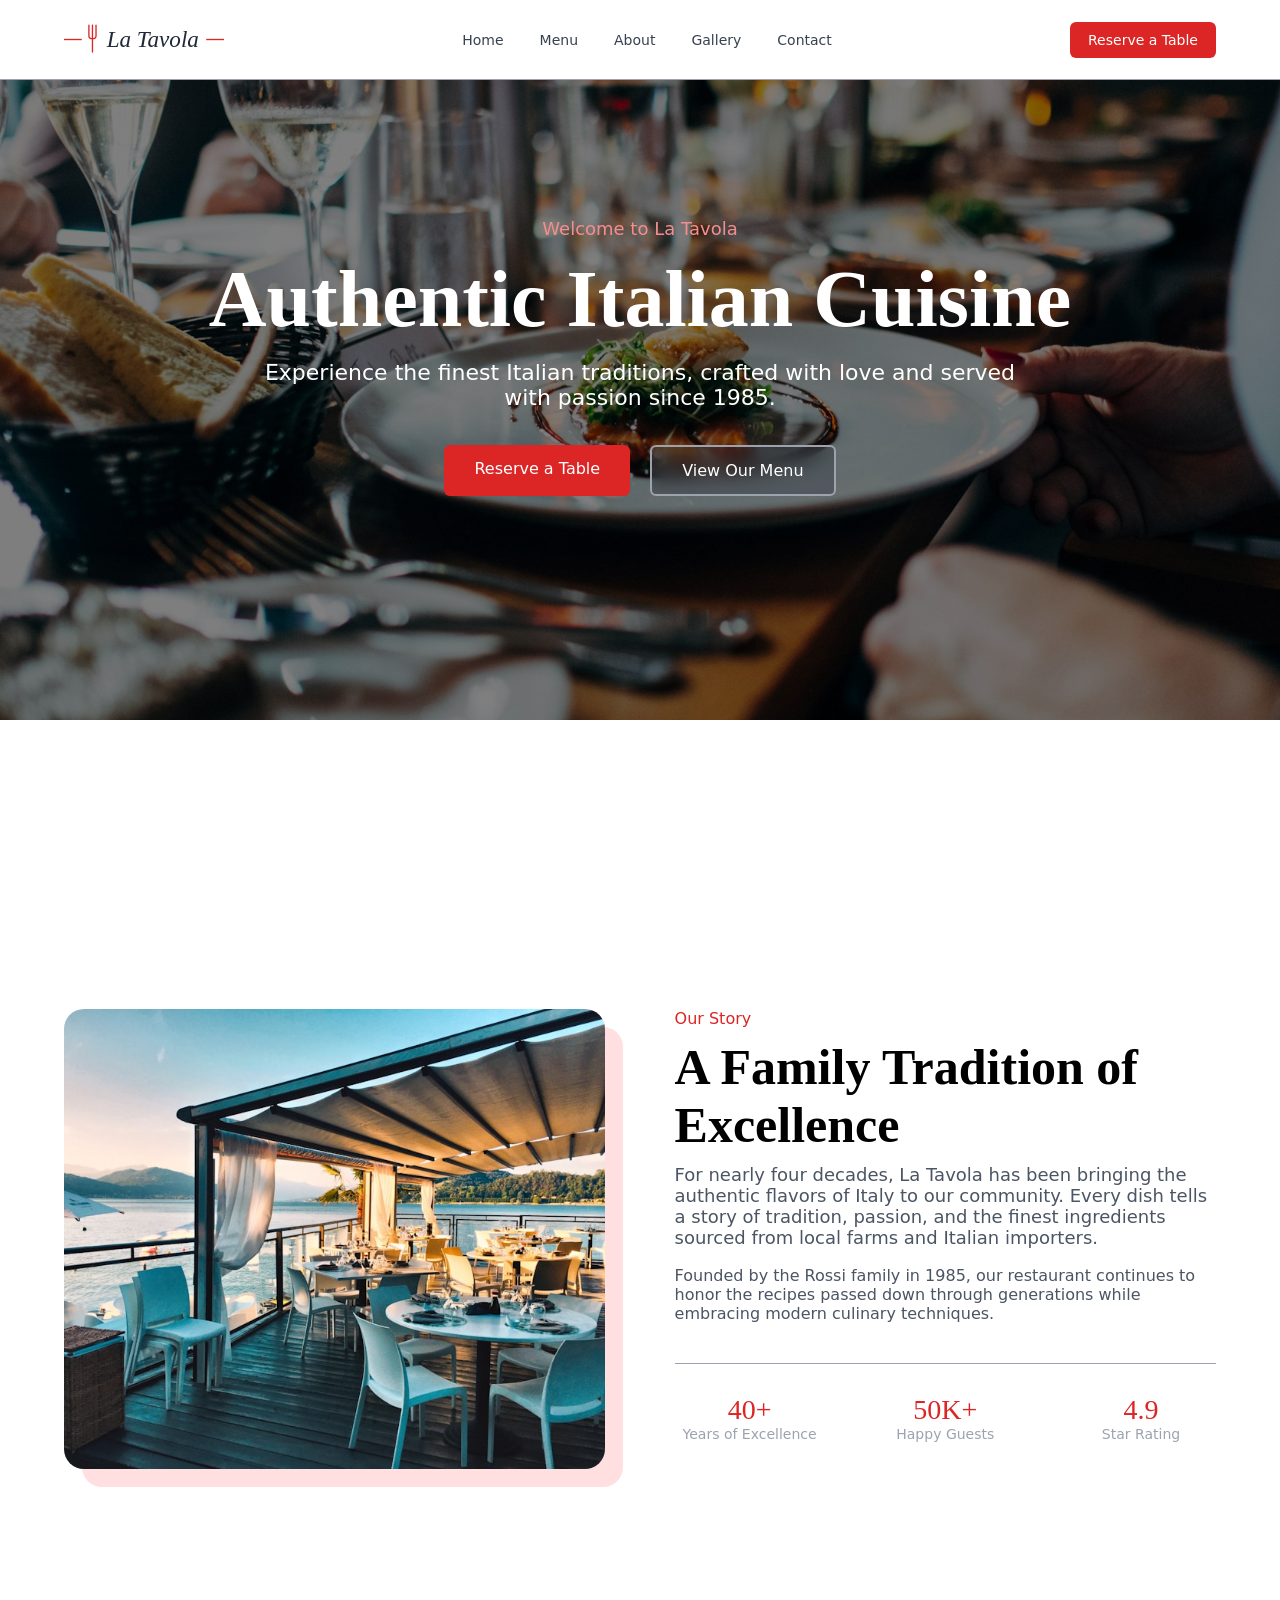
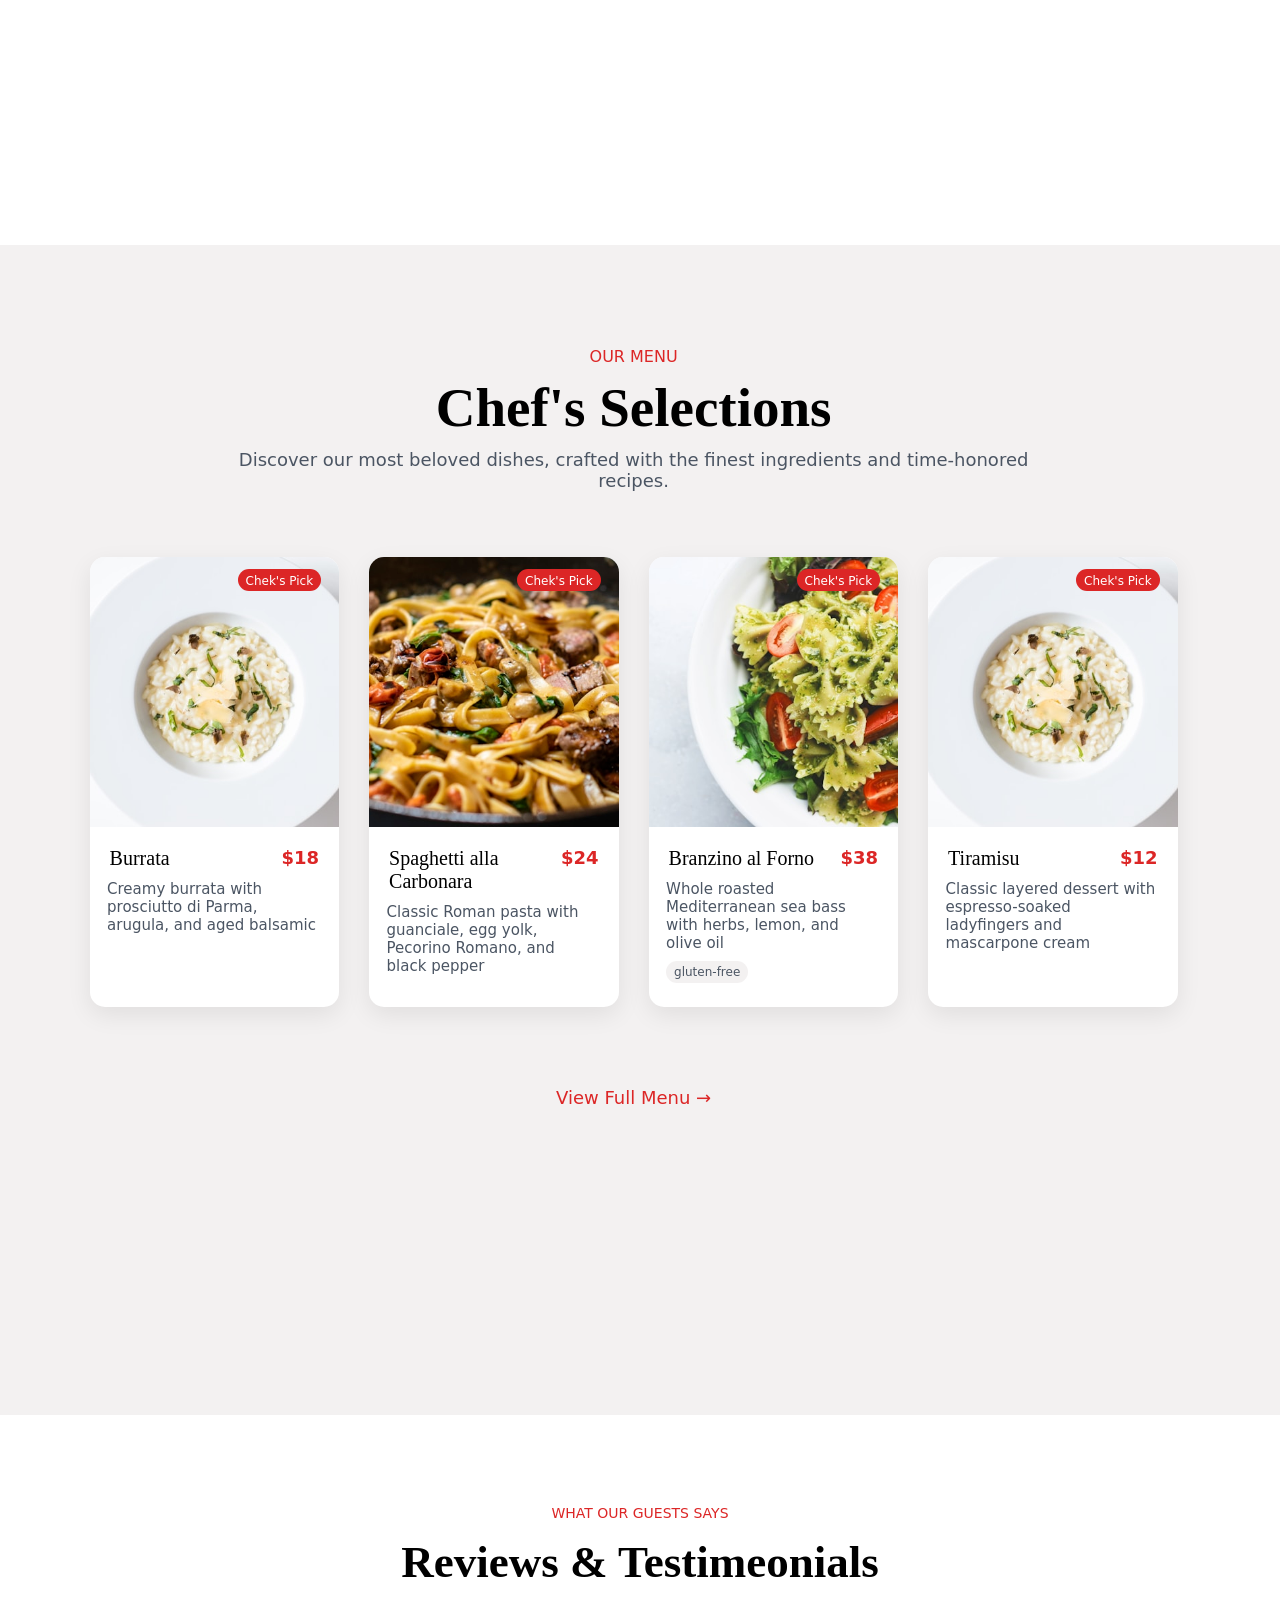
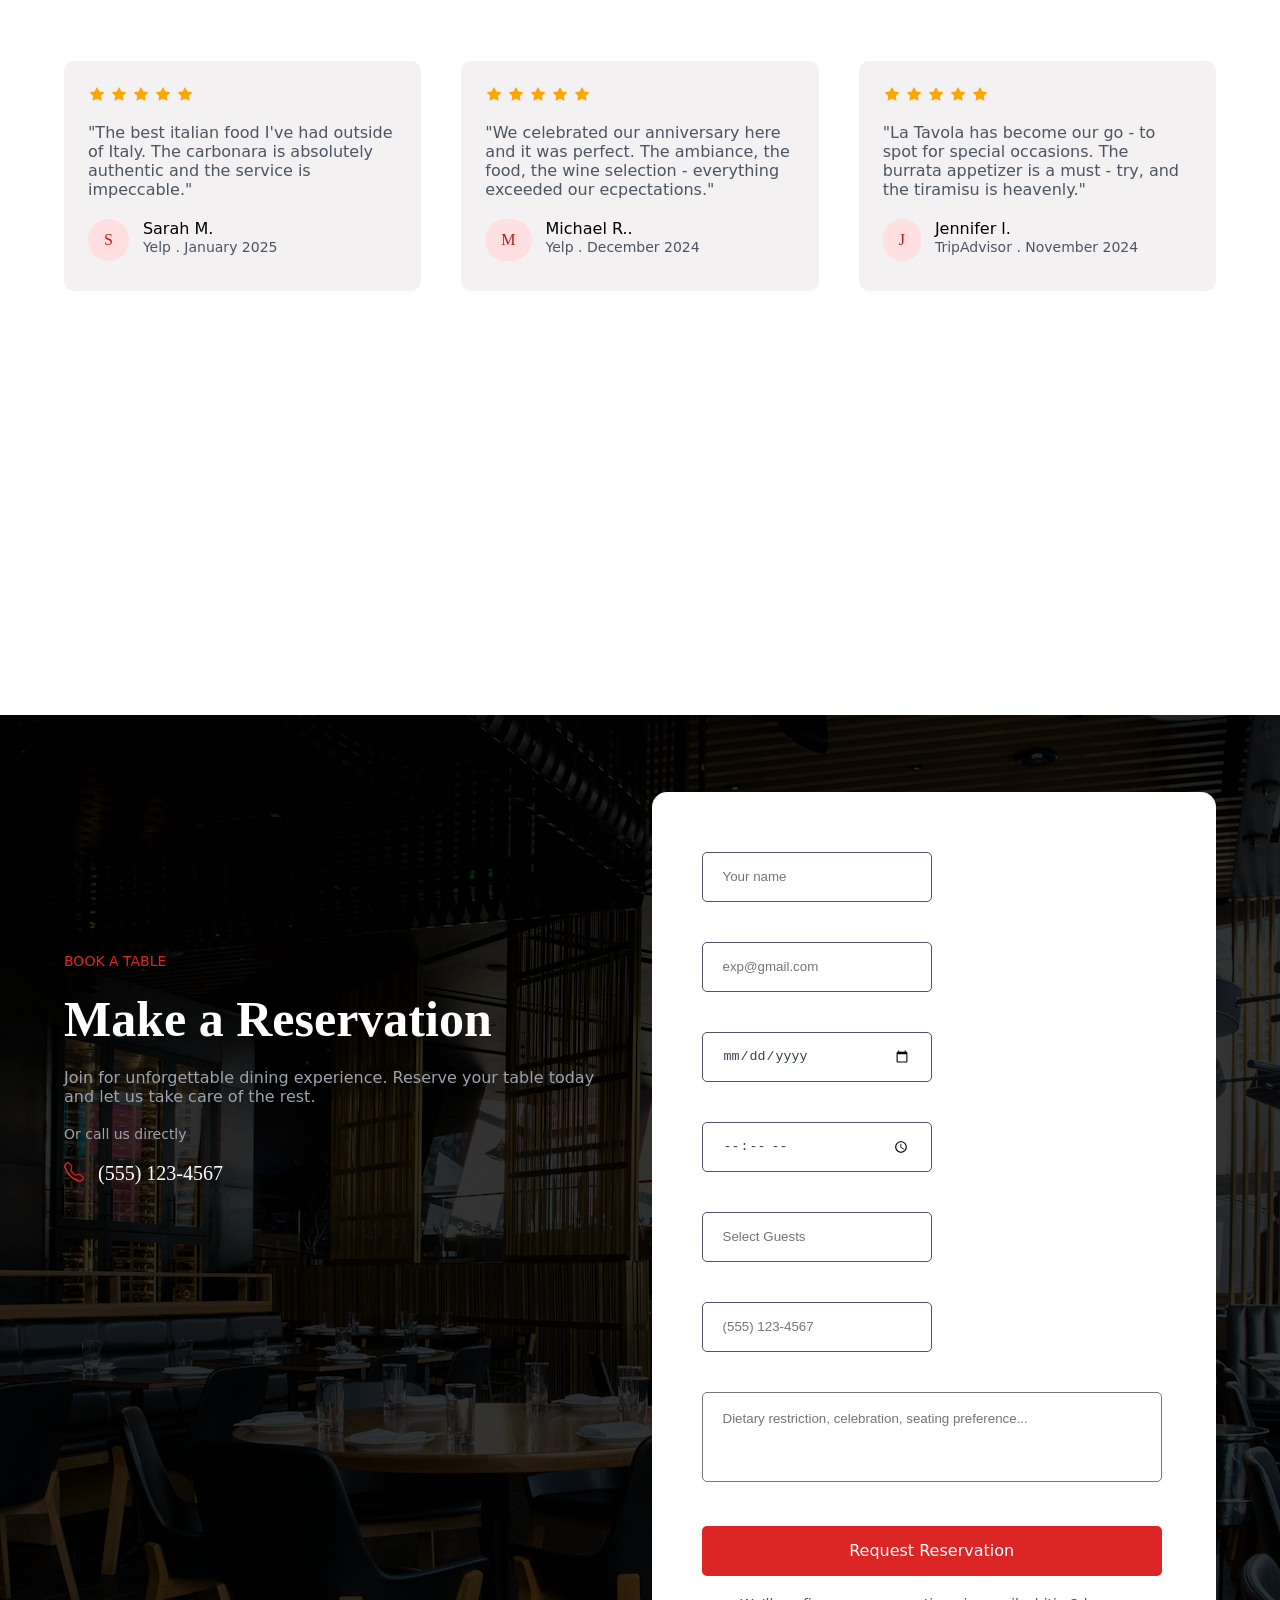
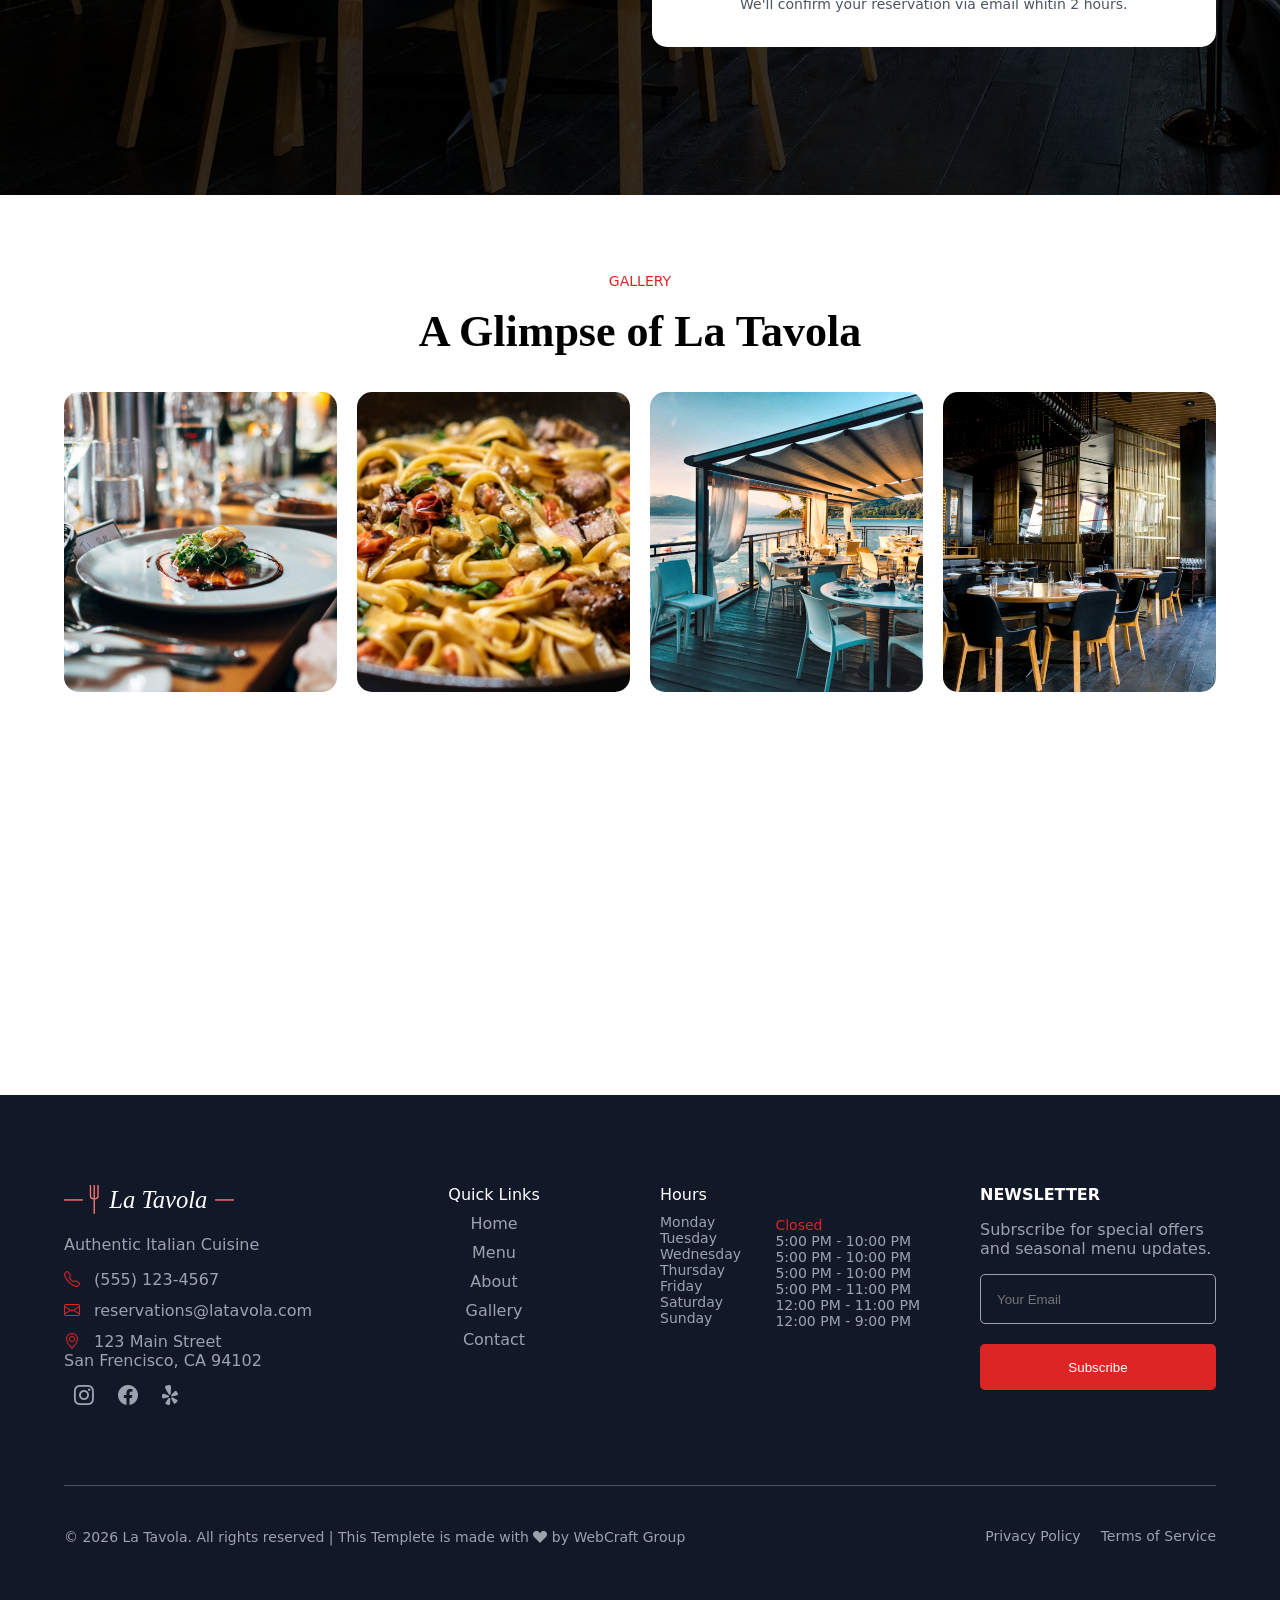
<file: index.html>
<!DOCTYPE html>
<html lang="en">
<head>
    <meta charset="UTF-8">
    <meta name="viewport" content="width=device-width, initial-scale=1.0">
    <title>La Tavola | Authentic Italian Cuisine</title>
    <link rel="stylesheet" href="assets/css/normalize.css">
    <link rel="stylesheet" href="assets/css/master.css">
    <link rel="stylesheet" href="https://cdn.jsdelivr.net/npm/bootstrap-icons@1.13.1/font/bootstrap-icons.min.css">
    <link rel="icon" href="assets/img/photo-1476124369491-e7addf5db371.JPG">
</head>
<body>
    <header id="Head_Hero">
        <figure>
            <nav>
                <div>
                    <figure><img src="assets/img/logo.svg" alt=""></figure>
                    <input type="checkbox" id="menu">
                    <label for="menu" class="hamburger">☰</label>

                    <ul class="nav-links"> 
                        <li><a href="#">Home</a></li>
                        <li><a href="menu.html">Menu</a></li>
                        <li><a href="about.html">About</a></li>
                        <li><a href="gallery.html">Gallery</a></li>
                        <li><a href="contact.html">Contact</a></li>
                    </ul>
                    <a href="">Reserve a Table</a>
                </div>
            </nav>
            <figure>
                <img src="assets/img/IMG-1414235077428-338989a2e8c0.JPG" alt="">
                <div class="details">
                    <span>Welcome to La Tavola</span>
                    <h1>Authentic Italian Cuisine</h1>
                    <p>Experience the finest Italian traditions, crafted with love and served <br> with passion since 1985.</p>
                    <section>
                        <a href="#Contact_Us">Reserve a Table</a>
                        <a href="#Our_Menu">View Our Menu</a>
                    </section>
                </div>
            </figure>
        </figure>
    </header>
    <!-- ____End_Of_Head_Hero____ -->


    <section id="Our_Story">
        <div>
            <figure>
                <img src="assets/img/photo-1559339352-11d035aa65de.JPG" alt="">
            </figure>
            <article>
                <span>Our Story</span>
                <h2>A Family Tradition of <br> Excellence</h2>
                <p>For nearly four decades, La Tavola has been bringing the authentic flavors of Italy to our community. Every dish tells a story of tradition, passion, and the finest ingredients sourced from local farms and Italian importers.</p>
                <p>Founded by the Rossi family in 1985, our restaurant continues to honor the recipes passed down through generations while embracing modern culinary techniques.</p>
                <section>
                    <div>
                        <span>40+</span>
                        <p>Years of Excellence</p>
                    </div>
                    <div>
                        <span>50K+</span>
                        <p>Happy Guests</p>
                    </div>
                    <div>
                        <span>4.9</span>
                        <p>Star Rating</p>
                    </div>
                </section>
            </article>
        </div>
    </section>
    <!-- ____End_Of_Our_Story____ -->


    <section id="Our_Menu">
        <div>
            <section class="data">
                <span>Our Menu</span>
                <h2>Chef's Selections</h2>
                <p>Discover our most beloved dishes, crafted with the finest ingredients and time-honored <br> recipes.</p>
            </section>
            <section class="menu">
                <article>
                    <figure>
                        <img src="assets/img/photo-1476124369491-e7addf5db371.JPG" alt="">
                        <div>
                            <span>Chek's Pick</span>
                        </div>
                    </figure>
                    <div>
                        <p>Burrata</p>
                        <span>$18</span>
                    </div>
                    <p>Creamy burrata with prosciutto di Parma, arugula, and aged balsamic</p>
                </article>
                <article>
                    <figure>
                        <img src="assets/img/photo-1551183053-bf91a1d81141.JPG" alt="">
                        <div>
                            <span>Chek's Pick</span>
                        </div>
                    </figure>
                    <div>
                        <p>Spaghetti alla <br> Carbonara</p>
                        <span>$24</span>
                    </div>
                    <p>Classic Roman pasta with guanciale, egg yolk, Pecorino Romano, and black pepper</p>
                </article>
                <article>
                    <figure>
                        <img src="assets/img/photo-1473093295043-cdd812d0e601.JPG" alt="">
                        <div>
                            <span>Chek's Pick</span>
                        </div>
                    </figure>
                    <div>
                        <p>Branzino al Forno</p>
                        <span>$38</span>
                    </div>
                    <p>Whole roasted Mediterranean sea bass with herbs, lemon, and olive oil</p>
                    <span>gluten-free</span>
                </article>
                <article>
                    <figure>
                        <img src="assets/img/photo-1476124369491-e7addf5db371.JPG" alt="">
                        <div>
                            <span>Chek's Pick</span>
                        </div>
                    </figure>
                    <div>
                        <p>Tiramisu</p>
                        <span>$12</span>
                    </div>
                    <p>Classic layered dessert with espresso-soaked ladyfingers and mascarpone cream</p>
                </article>
            </section>
            <section class="view_menu">
                <a href="">View Full Menu →</a>
            </section>
        </div>
    </section>
    <!-- ____End_Of_Our_Menu____ -->


    <section id="People_Idea">
        <div>
            <section class="content">
                <p>What Our Guests Says</p>
                <h2>Reviews & Testimeonials</h2>
            </section>
            <section class="messseges">
                <article>
                    <i class="bi bi-star-fill"></i>
                    <i class="bi bi-star-fill"></i>
                    <i class="bi bi-star-fill"></i>
                    <i class="bi bi-star-fill"></i>
                    <i class="bi bi-star-fill"></i>
                    <p>"The best italian food I've had outside of Italy. The carbonara is absolutely authentic and the service is impeccable."</p>
                    <div>
                        <p>S</p>
                        <div>
                            <h4>Sarah M.</h4>
                            <span>Yelp . January 2025</span>
                        </div>
                    </div>
                </article>
                <article>
                    <i class="bi bi-star-fill"></i>
                    <i class="bi bi-star-fill"></i>
                    <i class="bi bi-star-fill"></i>
                    <i class="bi bi-star-fill"></i>
                    <i class="bi bi-star-fill"></i>
                    <p>"We celebrated our anniversary here and it was perfect. The ambiance, the food, the wine selection - everything exceeded our ecpectations."</p>
                    <div>
                        <p>M</p>
                        <div>
                            <h4>Michael R..</h4>
                            <span>Yelp . December 2024</span>
                        </div>
                    </div>
                </article>
                <article>
                    <i class="bi bi-star-fill"></i>
                    <i class="bi bi-star-fill"></i>
                    <i class="bi bi-star-fill"></i>
                    <i class="bi bi-star-fill"></i>
                    <i class="bi bi-star-fill"></i>
                    <p>"La Tavola has become our go - to spot for special occasions. The burrata appetizer is a must - try, and the tiramisu is heavenly."</p>
                    <div>
                        <p>J</p>
                        <div>
                            <h4>Jennifer l.</h4>
                            <span>TripAdvisor . November 2024</span>
                        </div>
                    </div>
                </article>
            </section>
        </div>
    </section>
    <!-- ____End_Of_People_Idea____ -->


    <section id="Contact_Us">
        <img src="assets/img/photo-1517248135467-4c7edcad34c4.JPG" alt="">
        <div>
            <section class="data">
                <span>book a table</span>
                <h2>Make a Reservation</h2>
                <p>Join for unforgettable dining experience. Reserve your table today and let us take care of the rest.</p>
                <p>Or call us directly</p>
                <div>
                    <i class="bi bi-telephone"></i>
                    <a href="">(555) 123-4567</a>
                </div>
            </section>
            <section class="form">
                <form action="">
                    <input type="text" name="" id="" placeholder="Your name">
                    <input type="email" name="" id="" placeholder="exp@gmail.com">
                    <input type="date" name="" id="">
                    <input type="time" name="" id="">
                    <input type="number" name="" id="" placeholder="Select Guests">
                    <input type="tel" name="" id="" placeholder="(555) 123-4567">
                    <textarea name="" id="" placeholder="Dietary restriction, celebration, seating preference..."></textarea>
                    <button type="submit">Request Reservation</button>
                    <p>We'll confirm your reservation via email whitin 2 hours.</p>
                </form>
            </section>
        </div>
    </section>
    <!-- ____End_Of_Contact_Us____ -->


    <section id="Gallery">
        <div>
            <section class="more_details">
                <span>GALLERY</span>
                <h2>A Glimpse of La Tavola</h2>
            </section>
            <section class="gallery">
                <div>
                    <figure><img src="assets/img/IMG-1414235077428-338989a2e8c0.JPG" alt=""></figure>
                    <figure><img src="assets/img/photo-1551183053-bf91a1d81141.JPG" alt=""></figure>
                    <figure><img src="assets/img/photo-1559339352-11d035aa65de.JPG" alt=""></figure>
                    <figure><img src="assets/img/photo-1517248135467-4c7edcad34c4.JPG" alt=""></figure>
                </div>
            </section>
        </div>
    </section>
    <!-- ____End_Of_gallery____ -->


    <footer id="Quick_Links">
        <div>
            <section class="links">
                <div>
                    <section>
                        <img src="assets/img/logo-light.svg" alt="">
                        <p>Authentic Italian Cuisine</p>
                        <section>
                            <div>
                                <i class="bi bi-telephone"></i>
                                <a href="">(555) 123-4567</a>
                            </div>
                            <div>
                                <i class="bi bi-envelope"></i>
                                <a href="">reservations@latavola.com</a>
                            </div>
                            <div>
                                <i class="bi bi-geo-alt"></i>
                                <span>123 Main Street <br> San Frencisco, CA 94102</span>
                            </div>
                        </section>
                        <div>
                            <i class="bi bi-instagram"></i>
                            <i class="bi bi-facebook"></i>
                            <i class="bi bi-yelp"></i>
                        </div>
                    </section>
                    <section>
                        <ul>
                            <li>Quick Links</li>
                            <li><a href="#">Home</a></li>
                            <li><a href="menu.html">Menu</a></li>
                            <li><a href="#Our_Story">About</a></li>
                            <li><a href="#Gallery">Gallery</a></li>
                            <li><a href="#Contact_Us">Contact</a></li>
                        </ul>
                    </section>
                    <section>
                        <ul>
                            <li>Hours</li>
                            <li>Monday</li>
                            <li>Tuesday</li>
                            <li>Wednesday</li>
                            <li>Thursday</li>
                            <li>Friday</li>
                            <li>Saturday</li>
                            <li>Sunday</li>
                        </ul>
                        <ul>
                            <li>Closed</li>
                            <li>5:00 PM - 10:00 PM</li>
                            <li>5:00 PM - 10:00 PM</li>
                            <li>5:00 PM - 10:00 PM</li>
                            <li>5:00 PM - 11:00 PM</li>
                            <li>12:00 PM - 11:00 PM</li>
                            <li>12:00 PM - 9:00 PM</li>
                        </ul>
                    </section>
                    <section>
                        <h4>NEWSLETTER</h4>
                        <p>Subrscribe for special offers and seasonal menu updates.</p>
                        <form action="">
                            <input type="email" name="" id="" placeholder="Your Email">
                            <button type="submit">Subscribe</button>
                        </form>
                    </section>
                </div>
            </section>
            <section class="footer_content">
                <div>
                    <p>© 2026 La Tavola. All rights reserved | This Templete is made with <i class="bi bi-suit-heart-fill"></i> by WebCraft Group</p>
                </div>
                <div>
                    <a href="">Privacy Policy</a>
                    <a href="">Terms of Service</a>
                </div>
            </section>
        </div>
    </footer>
    <!-- ____End_Of_Quick_Links____ -->
</body>
</html>
</file>
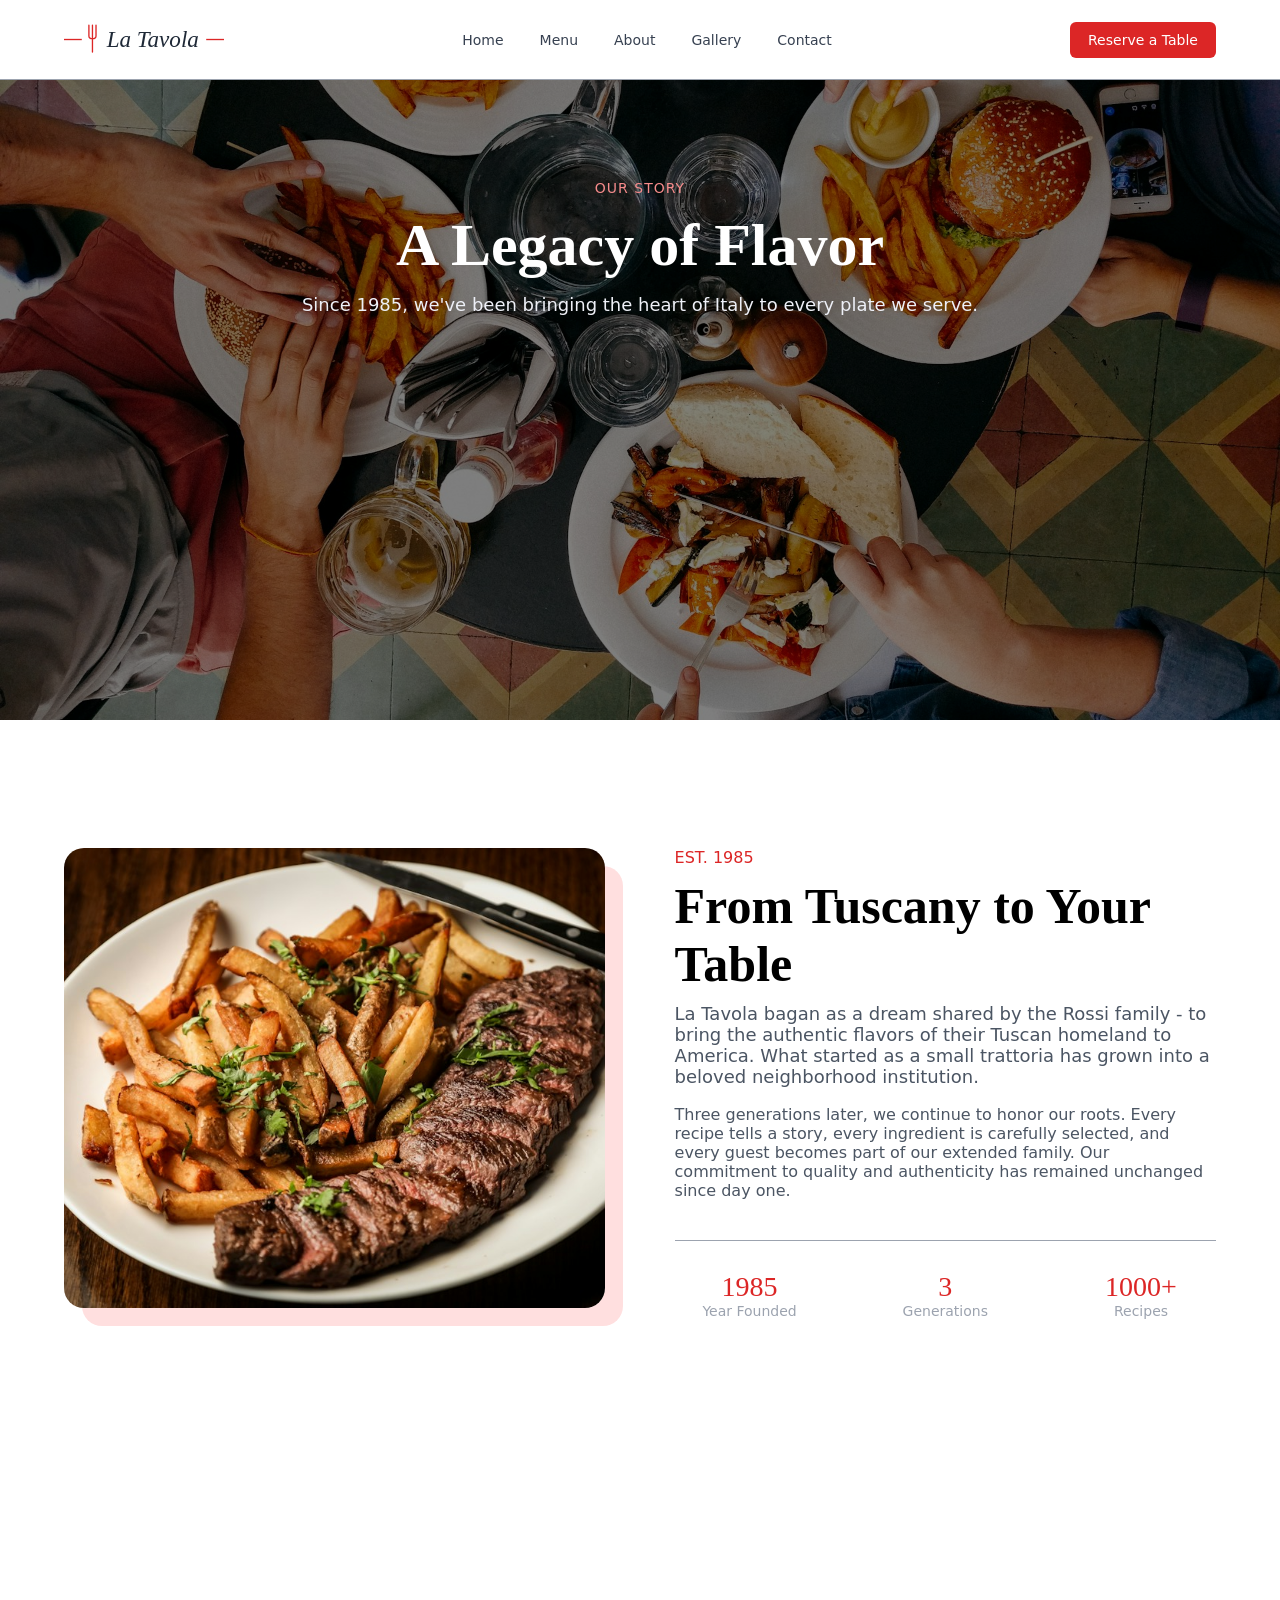
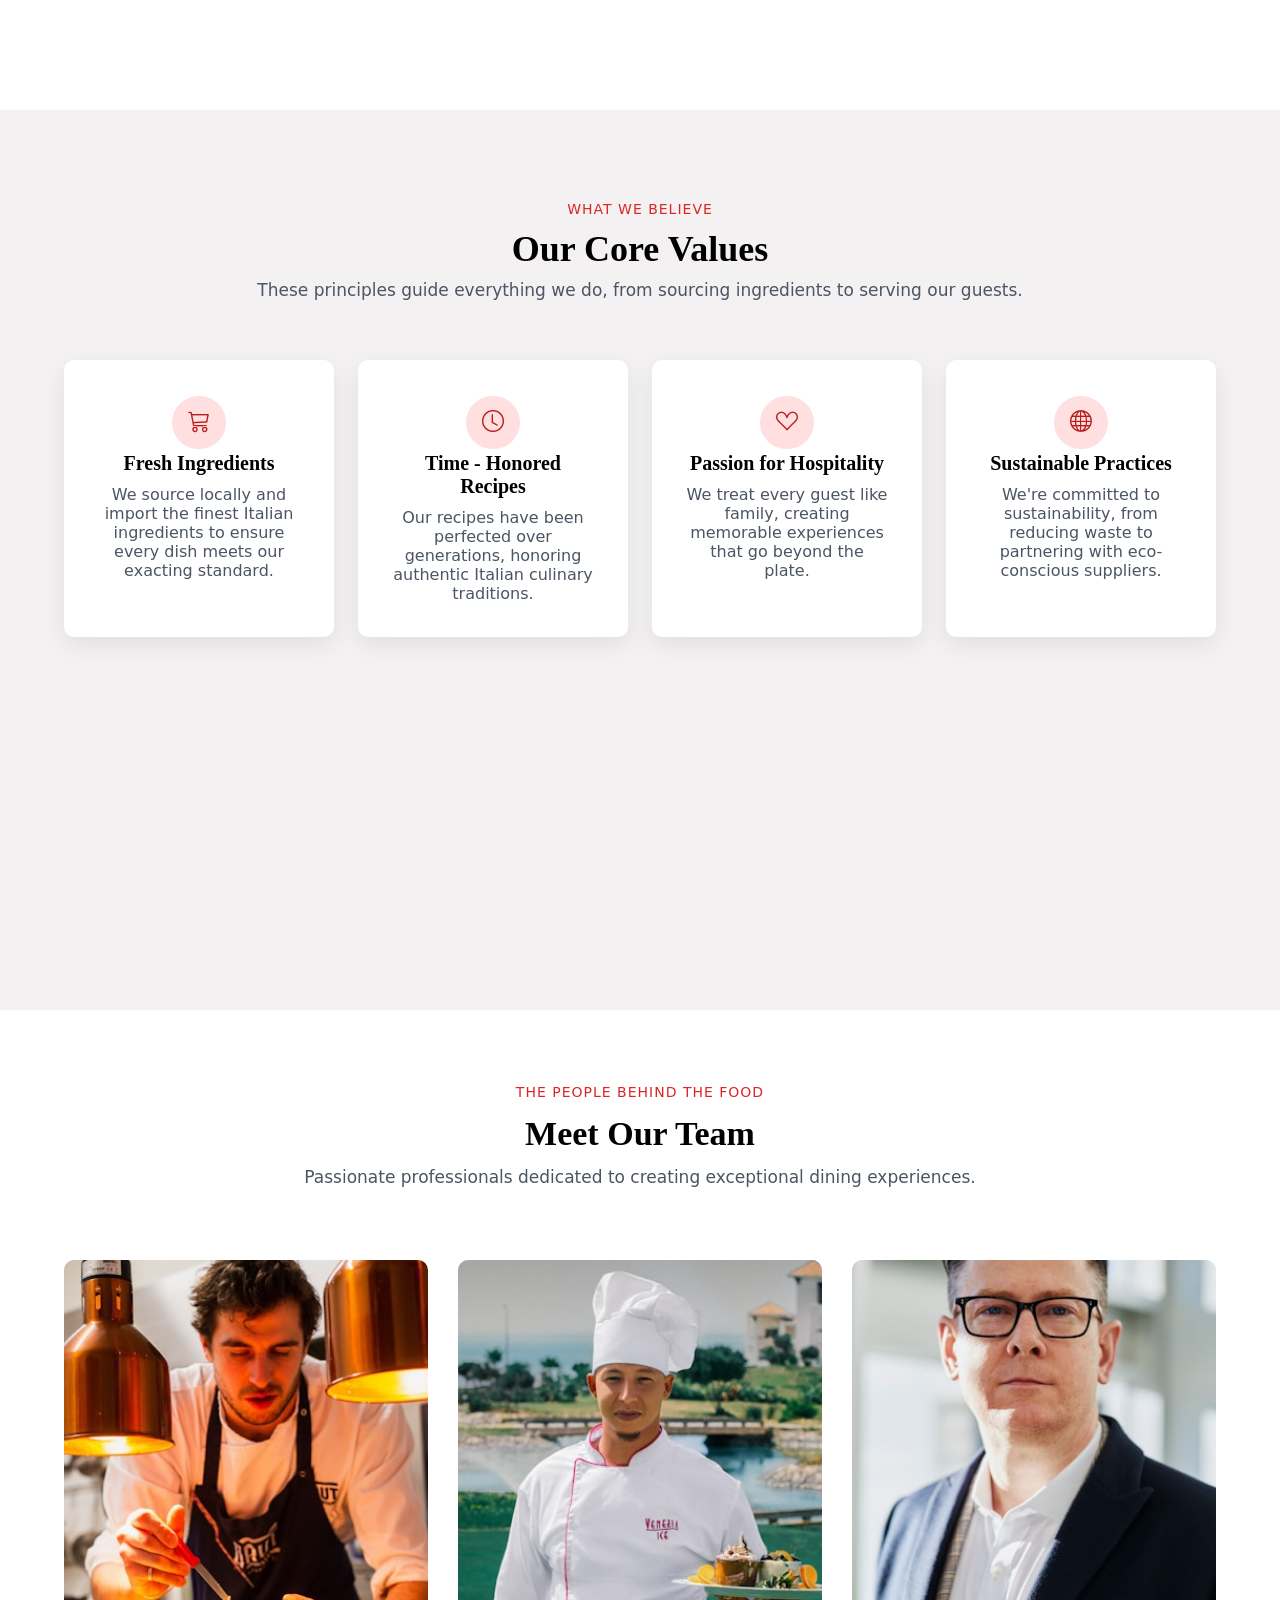
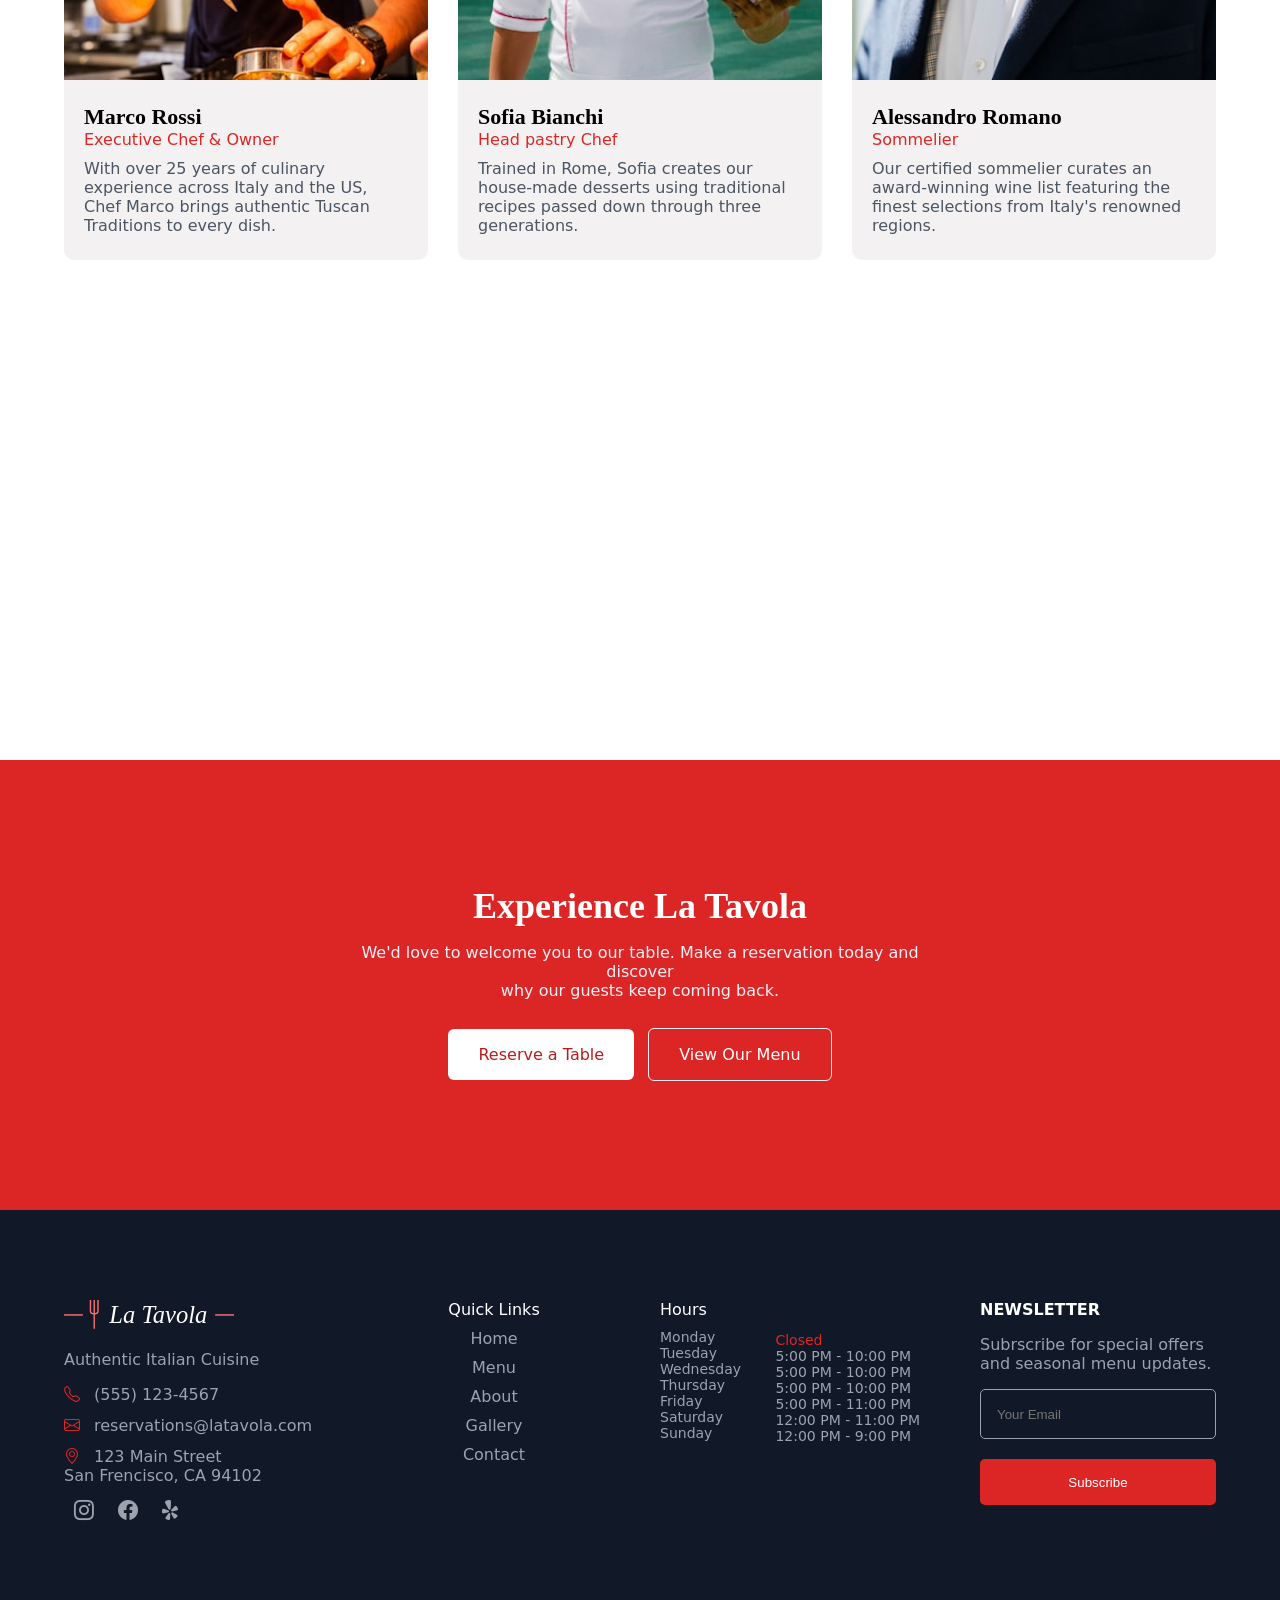
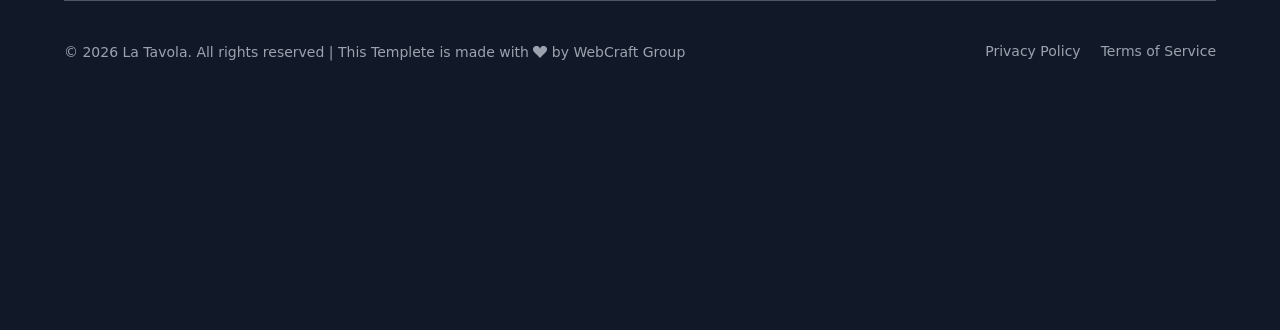
<file: about.html>
<!DOCTYPE html>
<html lang="en">
<head>
    <meta charset="UTF-8">
    <meta name="viewport" content="width=device-width, initial-scale=1.0">
    <title>La Tavola | Authentic Italian Cuisine</title>
    <link rel="stylesheet" href="assets/css/normalize.css">
    <link rel="stylesheet" href="assets/css/master.css">
    <link rel="stylesheet" href="https://cdn.jsdelivr.net/npm/bootstrap-icons@1.13.1/font/bootstrap-icons.min.css">
    <link rel="icon" href="assets/img/photo-1476124369491-e7addf5db371.JPG">
</head>
<body>
    <header id="About_Head">
        <img src="assets/img/photo-1466978913421-dad2ebd01d17.jpg" alt="">
        <section>
            <nav>
                <div>
                    <figure><img src="assets/img/logo.svg" alt=""></figure>
                    <input type="checkbox" id="menu">
                    <label for="menu" class="hamburger">☰</label>

                    <ul class="nav-links"> 
                        <li><a href="index.html">Home</a></li>
                        <li><a href="menu.html">Menu</a></li>
                        <li><a href="#">About</a></li>
                        <li><a href="gallery.html">Gallery</a></li>
                        <li><a href="contact.html">Contact</a></li>
                    </ul>
                    <a href="">Reserve a Table</a>
                </div>
            </nav>
            <div>
                <span>OUR STORY</span>
                <h1>A Legacy of Flavor</h1>
                <p>Since 1985, we've been bringing the heart of Italy to every plate we serve.</p>
            </div>
        </section>
    </header>
    <!-- ____End_Of_About_Head____ -->


    <section id="About_Photo">
        <div>
            <figure>
                <img src="assets/img/photo-1600891964092-4316c288032e.jpg" alt="">
            </figure>
            <article>
                <span>EST. 1985</span>
                <h2>From Tuscany to Your <br>Table</h2>
                <p>La Tavola bagan as a dream shared by the Rossi family - to bring the authentic flavors of their Tuscan homeland to America. What started as a small trattoria has grown into a beloved neighborhood institution.</p>
                <p>Three generations later, we continue to honor our roots. Every recipe tells a story, every ingredient is carefully selected, and every guest becomes part of our extended family. Our commitment to quality and authenticity has remained unchanged since day one.</p>
                <section>
                    <div>
                        <span>1985</span>
                        <p>Year Founded</p>
                    </div>
                    <div>
                        <span>3</span>
                        <p>Generations</p>
                    </div>
                    <div>
                        <span>1000+</span>
                        <p>Recipes</p>
                    </div>
                </section>
            </article>
        </div>
    </section>
    <!-- ____End_Of_About_Photo____ -->


    <section id="Our_Core_Values">
        <main>
            <div class="head_content">
                <span>WHAT WE BELIEVE</span>
                <h2>Our Core Values</h2>
                <p>These principles guide everything we do, from sourcing ingredients to serving our guests.</p>
            </div>
            <div class="icon_Card">
                <div>
                    <div>
                        <i class="bi bi-cart3"></i>
                    </div>
                    <h3>Fresh Ingredients</h3>
                    <p>We source locally and import the finest Italian ingredients to ensure every dish meets our exacting standard.</p>
                </div>
                <div>
                    <div>
                        <i class="bi bi-clock"></i>
                    </div>
                    <h3>Time - Honored Recipes</h3>
                    <p>Our recipes have been perfected over generations, honoring authentic Italian culinary traditions.</p>
                </div>
                <div>
                    <div>
                        <i class="bi bi-suit-heart"></i>
                    </div>
                    <h3>Passion for Hospitality</h3>
                    <p>We treat every guest like family, creating memorable experiences that go beyond the plate.</p>
                </div>
                <div>
                    <div>
                        <i class="bi bi-globe"></i>
                    </div>
                    <h3>Sustainable Practices</h3>
                    <p>We're committed to sustainability, from reducing waste to partnering with eco-conscious suppliers.</p>
                </div>
            </div>
        </main>
    </section>
    <!-- ____End_Of_Our_Core_Values____ -->


    <section id="Our_Cooks">
        <main>
            <div class="cooks_head">
                <div>
                    <span>THE PEOPLE BEHIND THE FOOD</span>
                    <h2>Meet Our Team</h2>
                    <p>Passionate professionals dedicated to creating exceptional dining experiences.</p>
                </div>
            </div>
            <div class="cooks_photo">
                <div>
                    <figure>
                        <img src="assets/img/photo-1577219491135-ce391730fb2c.jpg" alt="">
                        <div>
                            <h3>Marco Rossi</h3>
                            <span>Executive Chef & Owner</span>
                            <p>With over 25 years of culinary experience across Italy and the US, Chef Marco brings authentic Tuscan Traditions to every dish.</p>
                        </div>
                    </figure>
                    <figure>
                        <img src="assets/img/photo-1595273670150-bd0c3c392e46.jpg" alt="">
                        <div>
                            <h3>Sofia Bianchi</h3>
                            <span>Head pastry Chef</span>
                            <p>Trained in Rome, Sofia creates our house-made desserts using traditional recipes passed down through three generations.</p>
                        </div>
                    </figure>
                    <figure>
                        <img src="assets/img/photo-1560250097-0b93528c311a.jpg" alt="">
                        <div>
                            <h3>Alessandro Romano</h3>
                            <span>Sommelier</span>
                            <p>Our certified sommelier curates an award-winning wine list featuring the finest selections from Italy's renowned regions.</p>
                        </div>
                    </figure>
                </div>
            </div>
        </main>
    </section>
    <!-- ____End_Of_Our_Cooks____ -->


    <section id="Welcome_Page">
        <div>
            <h2>Experience La Tavola</h2>
            <p>We'd love to welcome you to our table. Make a reservation today and discover <br>why our guests keep coming back.</p>
            <div>
                <a href="">Reserve a Table</a>
                <a href="">View Our Menu</a>
            </div>
        </div>
    </section>
    <!-- ____End_Of_Welcome_Page____ -->


    <footer id="Quick_Links">
        <div>
            <section class="links">
                <div>
                    <section>
                        <img src="assets/img/logo-light.svg" alt="">
                        <p>Authentic Italian Cuisine</p>
                        <section>
                            <div>
                                <i class="bi bi-telephone"></i>
                                <a href="">(555) 123-4567</a>
                            </div>
                            <div>
                                <i class="bi bi-envelope"></i>
                                <a href="">reservations@latavola.com</a>
                            </div>
                            <div>
                                <i class="bi bi-geo-alt"></i>
                                <span>123 Main Street <br> San Frencisco, CA 94102</span>
                            </div>
                        </section>
                        <div>
                            <i class="bi bi-instagram"></i>
                            <i class="bi bi-facebook"></i>
                            <i class="bi bi-yelp"></i>
                        </div>
                    </section>
                    <section>
                        <ul>
                            <li>Quick Links</li>
                            <li><a href="#">Home</a></li>
                            <li><a href="menu.html">Menu</a></li>
                            <li><a href="#Our_Story">About</a></li>
                            <li><a href="#Gallery">Gallery</a></li>
                            <li><a href="#Contact_Us">Contact</a></li>
                        </ul>
                    </section>
                    <section>
                        <ul>
                            <li>Hours</li>
                            <li>Monday</li>
                            <li>Tuesday</li>
                            <li>Wednesday</li>
                            <li>Thursday</li>
                            <li>Friday</li>
                            <li>Saturday</li>
                            <li>Sunday</li>
                        </ul>
                        <ul>
                            <li>Closed</li>
                            <li>5:00 PM - 10:00 PM</li>
                            <li>5:00 PM - 10:00 PM</li>
                            <li>5:00 PM - 10:00 PM</li>
                            <li>5:00 PM - 11:00 PM</li>
                            <li>12:00 PM - 11:00 PM</li>
                            <li>12:00 PM - 9:00 PM</li>
                        </ul>
                    </section>
                    <section>
                        <h4>NEWSLETTER</h4>
                        <p>Subrscribe for special offers and seasonal menu updates.</p>
                        <form action="">
                            <input type="email" name="" id="" placeholder="Your Email">
                            <button type="submit">Subscribe</button>
                        </form>
                    </section>
                </div>
            </section>
            <section class="footer_content">
                <div>
                    <p>© 2026 La Tavola. All rights reserved | This Templete is made with <i class="bi bi-suit-heart-fill"></i> by WebCraft Group</p>
                </div>
                <div>
                    <a href="">Privacy Policy</a>
                    <a href="">Terms of Service</a>
                </div>
            </section>
        </div>
    </footer>
    <!-- ____End_Of_Quick_Links____ -->
</body>
</html>
</file>
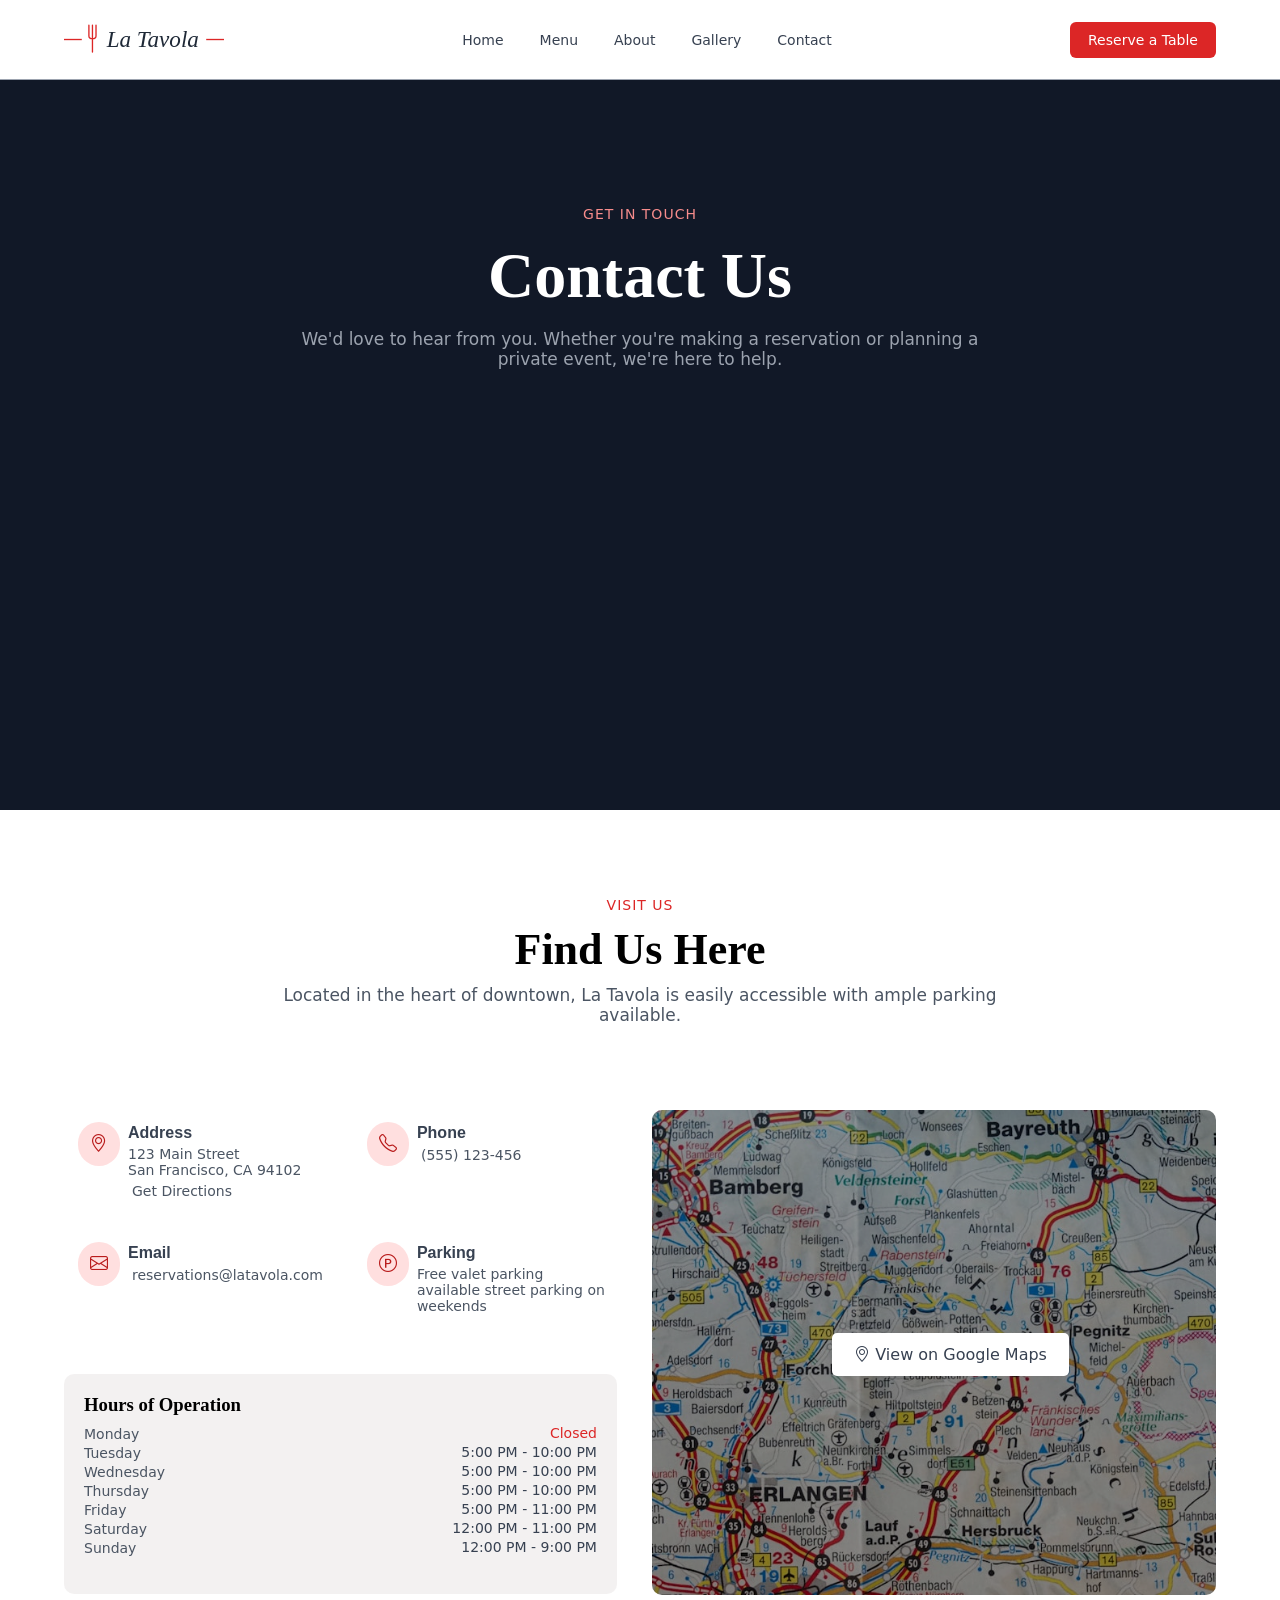
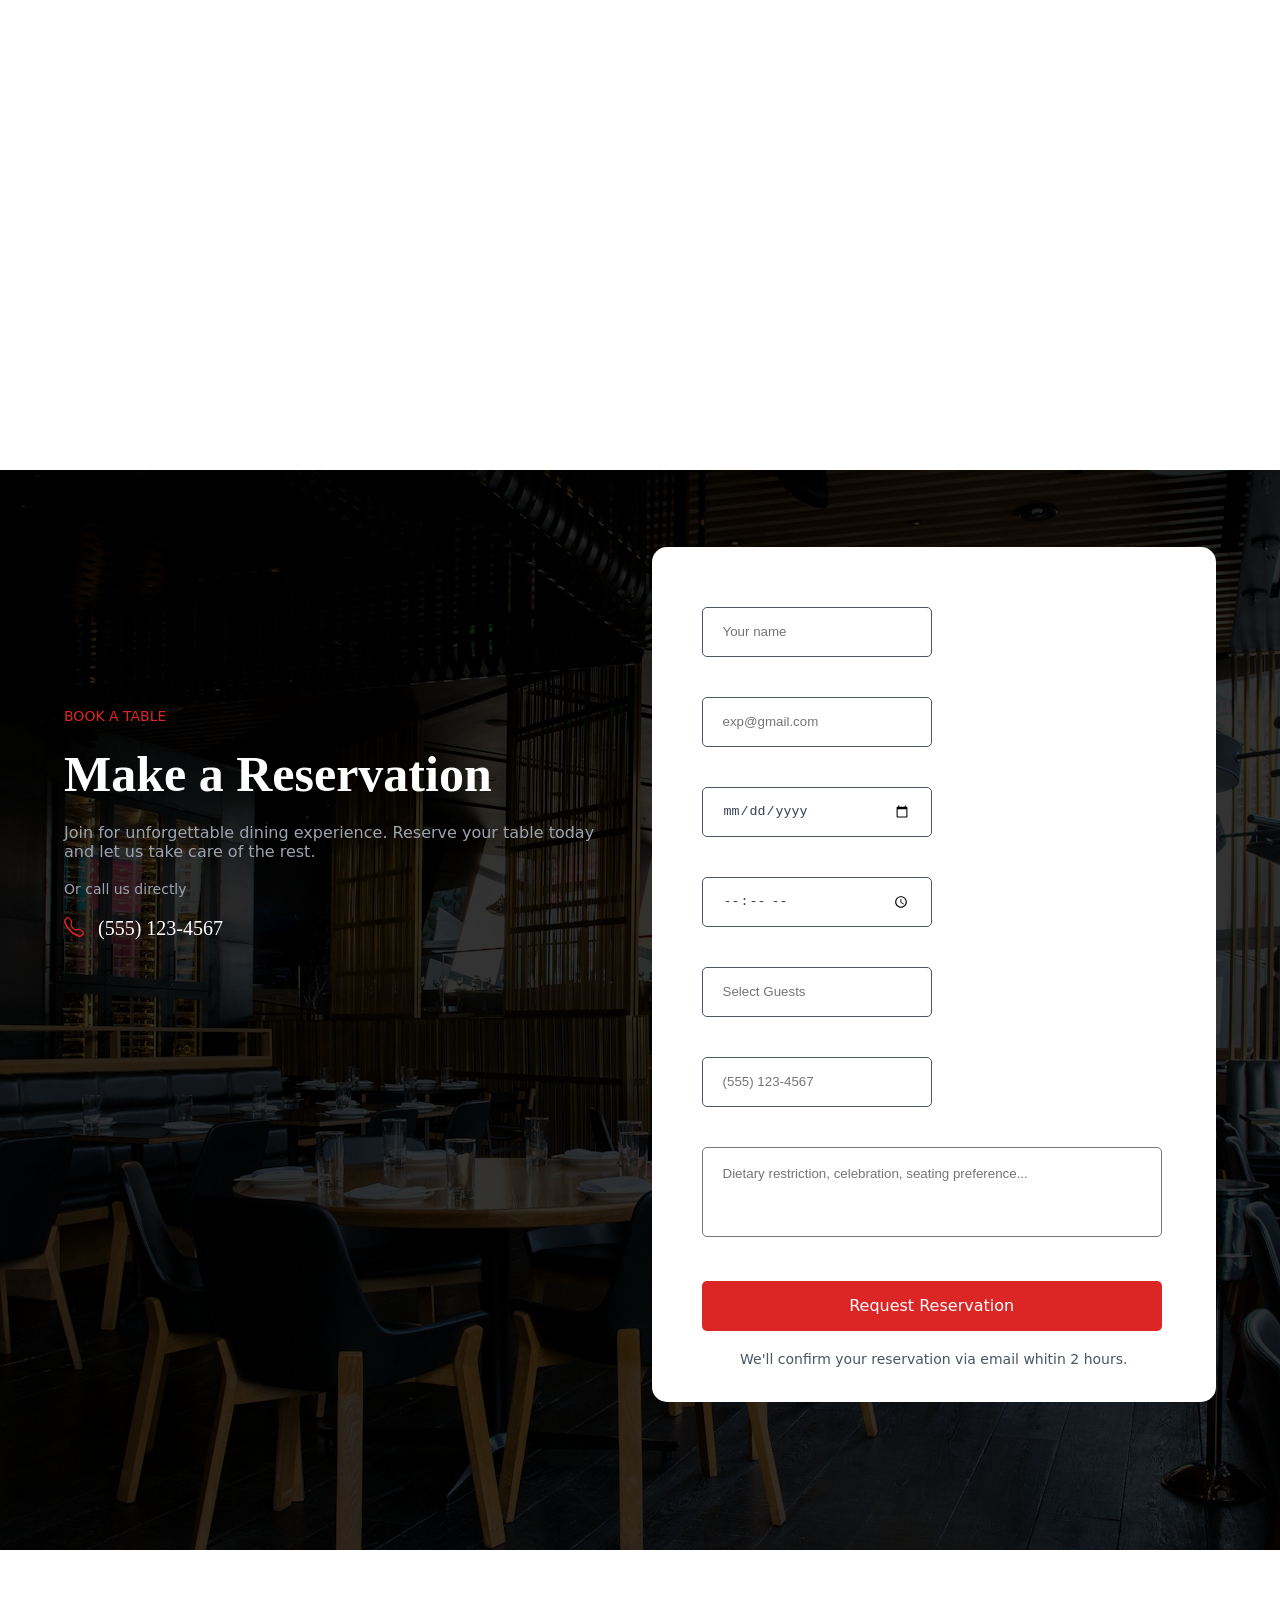
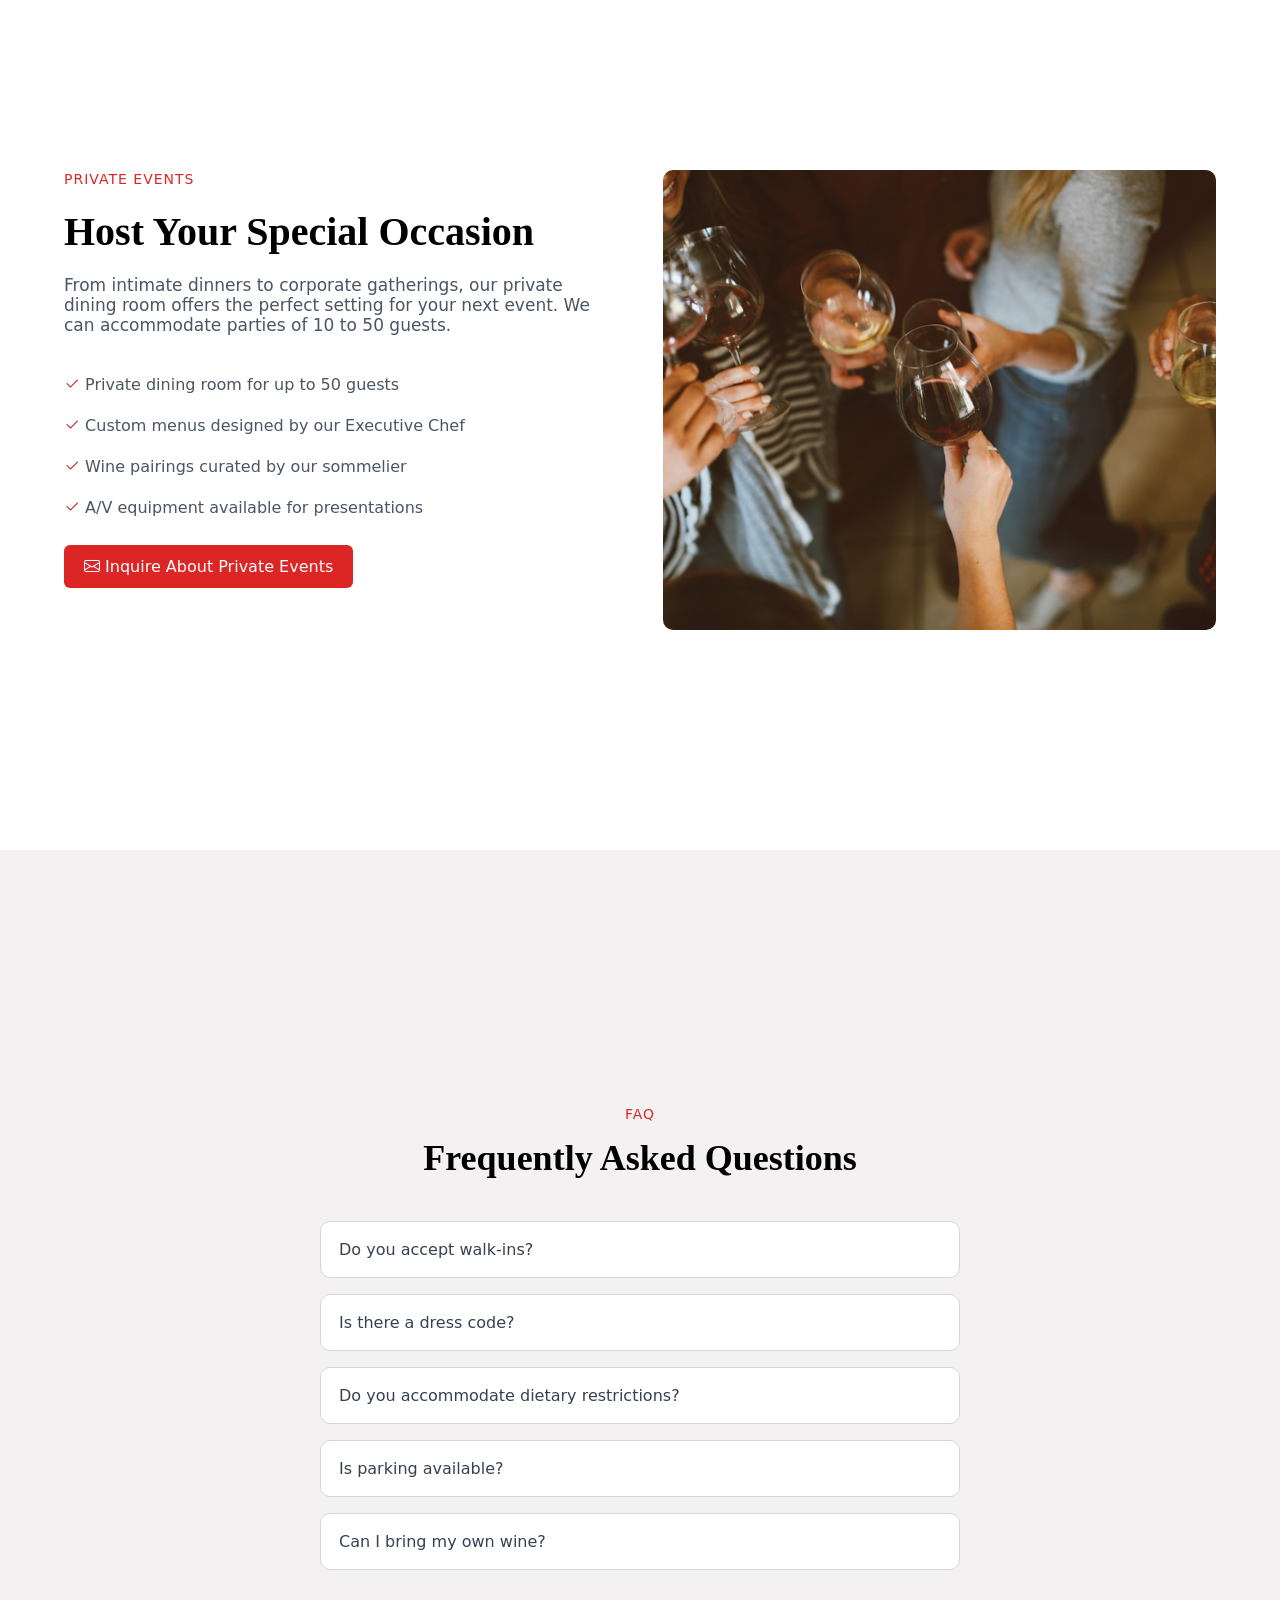
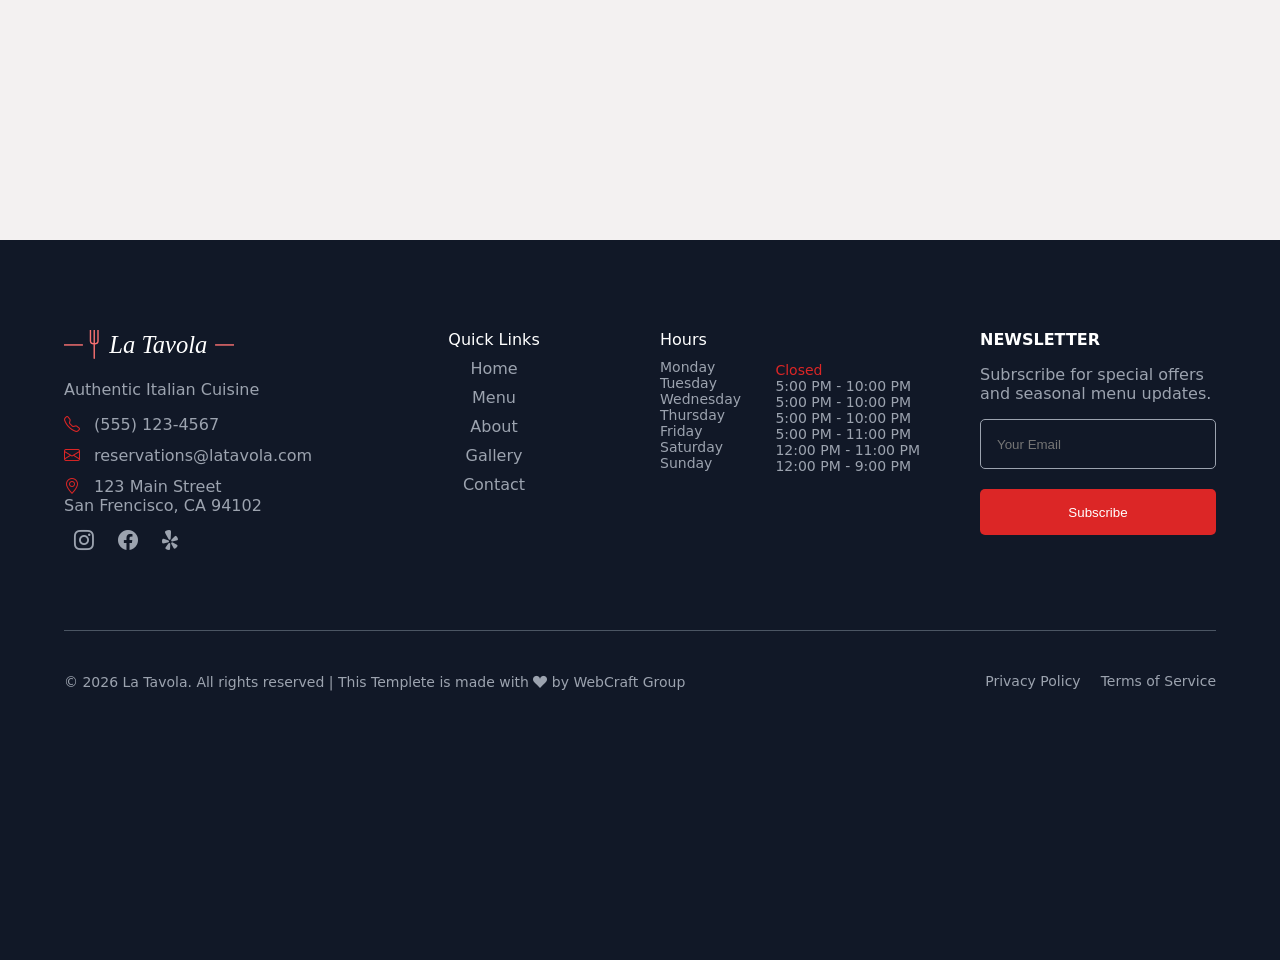
<file: contact.html>
<!DOCTYPE html>
<html lang="en">
<head>
    <meta charset="UTF-8">
    <meta name="viewport" content="width=device-width, initial-scale=1.0">
    <title>La Tavola | Authentic Italian Cuisine</title>
    <link rel="stylesheet" href="assets/css/normalize.css">
    <link rel="stylesheet" href="assets/css/master.css">
    <link rel="stylesheet" href="https://cdn.jsdelivr.net/npm/bootstrap-icons@1.13.1/font/bootstrap-icons.min.css">
    <link rel="icon" href="assets/img/photo-1476124369491-e7addf5db371.JPG">
</head>
<body>
    <header id="Contact_Head">
        <section>
            <nav>
                <div>
                    <figure><img src="assets/img/logo.svg" alt=""></figure>
                    <input type="checkbox" id="menu">
                    <label for="menu" class="hamburger">☰</label>
                    
                    <ul class="nav-links"> 
                        <li><a href="index.html">Home</a></li>
                        <li><a href="menu.html">Menu</a></li>
                        <li><a href="about.html">About</a></li>
                        <li><a href="gallery.html">Gallery</a></li>
                        <li><a href="#">Contact</a></li>
                    </ul>
                    <a href="">Reserve a Table</a>
                </div>
            </nav>
            <div>
                <section>
                    <span>GET IN TOUCH</span>
                    <h1>Contact Us</h1>
                    <p>We'd love to hear from you. Whether you're making a reservation or planning a <br>private event, we're here to help.</p>
                </section>
            </div>
        </section>
    </header>
    <!-- ____End_Of_Contact_Hero____ -->


    <section id="Our_Location">
        <main>
            <section class="lacation_head">
                <div>
                    <span>VISIT US</span>
                    <h2>Find Us Here</h2>
                    <p>Located in the heart of downtown, La Tavola is easily accessible with ample parking <br>available.</p>
                </div>
            </section>
            <section class="lacation_map">
                <div class="connections">
                    <div>
                        <div>
                            <div class="icon">
                                <i class="bi bi-geo-alt"></i>
                            </div>
                            <div>
                                <h4>Address</h4>
                                <p>123 Main Street <br>San Francisco, CA 94102</p>
                                <a href="">Get Directions</a>
                            </div>
                        </div>
                        <div>
                            <div class="icon">
                                <i class="bi bi-telephone"></i>
                            </div>
                            <div>
                                <h4>Phone</h4>
                                <a href="">(555) 123-456</a>
                            </div>
                        </div>
                        <div>
                            <div class="icon">
                                <i class="bi bi-envelope"></i>
                            </div>
                            <div>
                                <h4>Email</h4>
                                <a href="">reservations@latavola.com</a>
                            </div>
                        </div>
                        <div>
                            <div class="icon">
                                <i class="bi bi-p-circle"></i>
                            </div>
                            <div>
                                <h4>Parking</h4>
                                <p>Free valet parking available street parking on weekends</p>
                            </div>
                        </div>
                    </div>
                    <section>
                        <div>
                            <h3>Hours of Operation</h3>
                            <ul>
                                <li>Monday</li>
                                <li>Tuesday</li>
                                <li>Wednesday</li>
                                <li>Thursday</li>
                                <li>Friday</li>
                                <li>Saturday</li>
                                <li>Sunday</li>
                            </ul>
                        </div>
                        <ul>
                            <li>Closed</li>
                            <li>5:00 PM - 10:00 PM</li>
                            <li>5:00 PM - 10:00 PM</li>
                            <li>5:00 PM - 10:00 PM</li>
                            <li>5:00 PM - 11:00 PM</li>
                            <li>12:00 PM - 11:00 PM</li>
                            <li>12:00 PM - 9:00 PM</li>
                        </ul>
                    </section>
                </div>
                <div class="map">
                    <figure>
                        <img src="assets/img/photo-1569336415962-a4bd9f69cd83.jpg" alt="">
                        <a href=""><i class="bi bi-geo-alt"></i> View on Google Maps</a>
                    </figure>
                </div>
            </section>
        </main>
    </section>
    <!-- ____End_Of_Our_Location____ -->


    <section id="Contact_Us">
        <img src="assets/img/photo-1517248135467-4c7edcad34c4.JPG" alt="">
        <div>
            <section class="data">
                <span>book a table</span>
                <h2>Make a Reservation</h2>
                <p>Join for unforgettable dining experience. Reserve your table today and let us take care of the rest.</p>
                <p>Or call us directly</p>
                <div>
                    <i class="bi bi-telephone"></i>
                    <a href="">(555) 123-4567</a>
                </div>
            </section>
            <section class="form">
                <form action="">
                    <input type="text" name="" id="" placeholder="Your name">
                    <input type="email" name="" id="" placeholder="exp@gmail.com">
                    <input type="date" name="" id="">
                    <input type="time" name="" id="">
                    <input type="number" name="" id="" placeholder="Select Guests">
                    <input type="tel" name="" id="" placeholder="(555) 123-4567">
                    <textarea name="" id="" placeholder="Dietary restriction, celebration, seating preference..."></textarea>
                    <button type="submit">Request Reservation</button>
                    <p>We'll confirm your reservation via email whitin 2 hours.</p>
                </form>
            </section>
        </div>
    </section>
    <!-- ____End_Of_Contact_Us____ -->


    <section id="Private_Events">
        <div>
            <div>
                <span>Private Events</span>
                <h2>Host Your Special Occasion</h2>
                <p>From intimate dinners to corporate gatherings, our private dining room offers the perfect setting for your next event. We can accommodate parties of 10 to 50 guests.</p>
                <div>
                    <p><i class="bi bi-check2"></i> Private dining room for up to 50 guests</p>
                    <p><i class="bi bi-check2"></i> Custom menus designed by our Executive Chef</p>
                    <p><i class="bi bi-check2"></i> Wine pairings curated by our sommelier</p>
                    <p><i class="bi bi-check2"></i> A/V equipment available for presentations</p>
                </div>
                <div class="a_link">
                    <a href=""><i class="bi bi-envelope"></i> Inquire About Private Events</a>
                </div>
            </div>
            <figure>
                <img src="assets/img/photo-1519671482749-fd09be7ccebf.jpg" alt="">
            </figure>
        </div>
    </section>
    <!-- ____End_Of_Private_Events____ -->


    <section id="Ask_Questions">
        <main>
            <section>
                <span>FAQ</span>
                <h2>Frequently Asked Questions</h2>
            </section>
            <div>
                <details name="menu">
                    <summary>Do you accept walk-ins?</summary>
                    <p>Yes, we welcome walk-ins! However, we recommend making reservations, especially for weekend dining, to ensure we can accommodate you at your preferred time.</p>
                </details>
                <details name="menu">
                    <summary>Is there a dress code?</summary>
                    <p>We maintain a smart casual dress code. We kindly ask that guests refrain from wearing athletic wear, flip-flops, or overly casual attire.</p>
                </details>
                <details name="menu">
                    <summary>Do you accommodate dietary restrictions?</summary>
                    <p>Absolutely! Please inform your server of any allergies or dietary restrictions, and our kitchen will do their best to accommodate your needs. We offer vegetarian and gluten-free options on our menu.</p>
                </details>
                <details name="menu">
                    <summary>Is parking available?</summary>
                    <p>Yes, we offer complimentary valet parking on Friday and Saturday evenings. Street parking is available at all other times, and there is a public parking garage within walking distance.</p>
                </details>
                <details name="menu">
                    <summary>Can I bring my own wine?</summary>
                    <p>We do allow guests to bring their own wine for a corkage fee of $35 per bottle. We kindly ask that you do not bring wines that are already on our list.</p>
                </details>
            </div>
        </main>
    </section>
    <!-- ____End_Of_Ask_Questions____ -->


    <footer id="Quick_Links">
        <div>
            <section class="links">
                <div>
                    <section>
                        <img src="assets/img/logo-light.svg" alt="">
                        <p>Authentic Italian Cuisine</p>
                        <section>
                            <div>
                                <i class="bi bi-telephone"></i>
                                <a href="">(555) 123-4567</a>
                            </div>
                            <div>
                                <i class="bi bi-envelope"></i>
                                <a href="">reservations@latavola.com</a>
                            </div>
                            <div>
                                <i class="bi bi-geo-alt"></i>
                                <span>123 Main Street <br> San Frencisco, CA 94102</span>
                            </div>
                        </section>
                        <div>
                            <i class="bi bi-instagram"></i>
                            <i class="bi bi-facebook"></i>
                            <i class="bi bi-yelp"></i>
                        </div>
                    </section>
                    <section>
                        <ul>
                            <li>Quick Links</li>
                            <li><a href="#">Home</a></li>
                            <li><a href="menu.html">Menu</a></li>
                            <li><a href="#Our_Story">About</a></li>
                            <li><a href="#Gallery">Gallery</a></li>
                            <li><a href="#Contact_Us">Contact</a></li>
                        </ul>
                    </section>
                    <section>
                        <ul>
                            <li>Hours</li>
                            <li>Monday</li>
                            <li>Tuesday</li>
                            <li>Wednesday</li>
                            <li>Thursday</li>
                            <li>Friday</li>
                            <li>Saturday</li>
                            <li>Sunday</li>
                        </ul>
                        <ul>
                            <li>Closed</li>
                            <li>5:00 PM - 10:00 PM</li>
                            <li>5:00 PM - 10:00 PM</li>
                            <li>5:00 PM - 10:00 PM</li>
                            <li>5:00 PM - 11:00 PM</li>
                            <li>12:00 PM - 11:00 PM</li>
                            <li>12:00 PM - 9:00 PM</li>
                        </ul>
                    </section>
                    <section>
                        <h4>NEWSLETTER</h4>
                        <p>Subrscribe for special offers and seasonal menu updates.</p>
                        <form action="">
                            <input type="email" name="" id="" placeholder="Your Email">
                            <button type="submit">Subscribe</button>
                        </form>
                    </section>
                </div>
            </section>
            <section class="footer_content">
                <div>
                    <p>© 2026 La Tavola. All rights reserved | This Templete is made with <i class="bi bi-suit-heart-fill"></i> by WebCraft Group</p>
                </div>
                <div>
                    <a href="">Privacy Policy</a>
                    <a href="">Terms of Service</a>
                </div>
            </section>
        </div>
    </footer>
    <!-- ____End_Of_Quick_Links____ -->
</body>
</html>
</file>
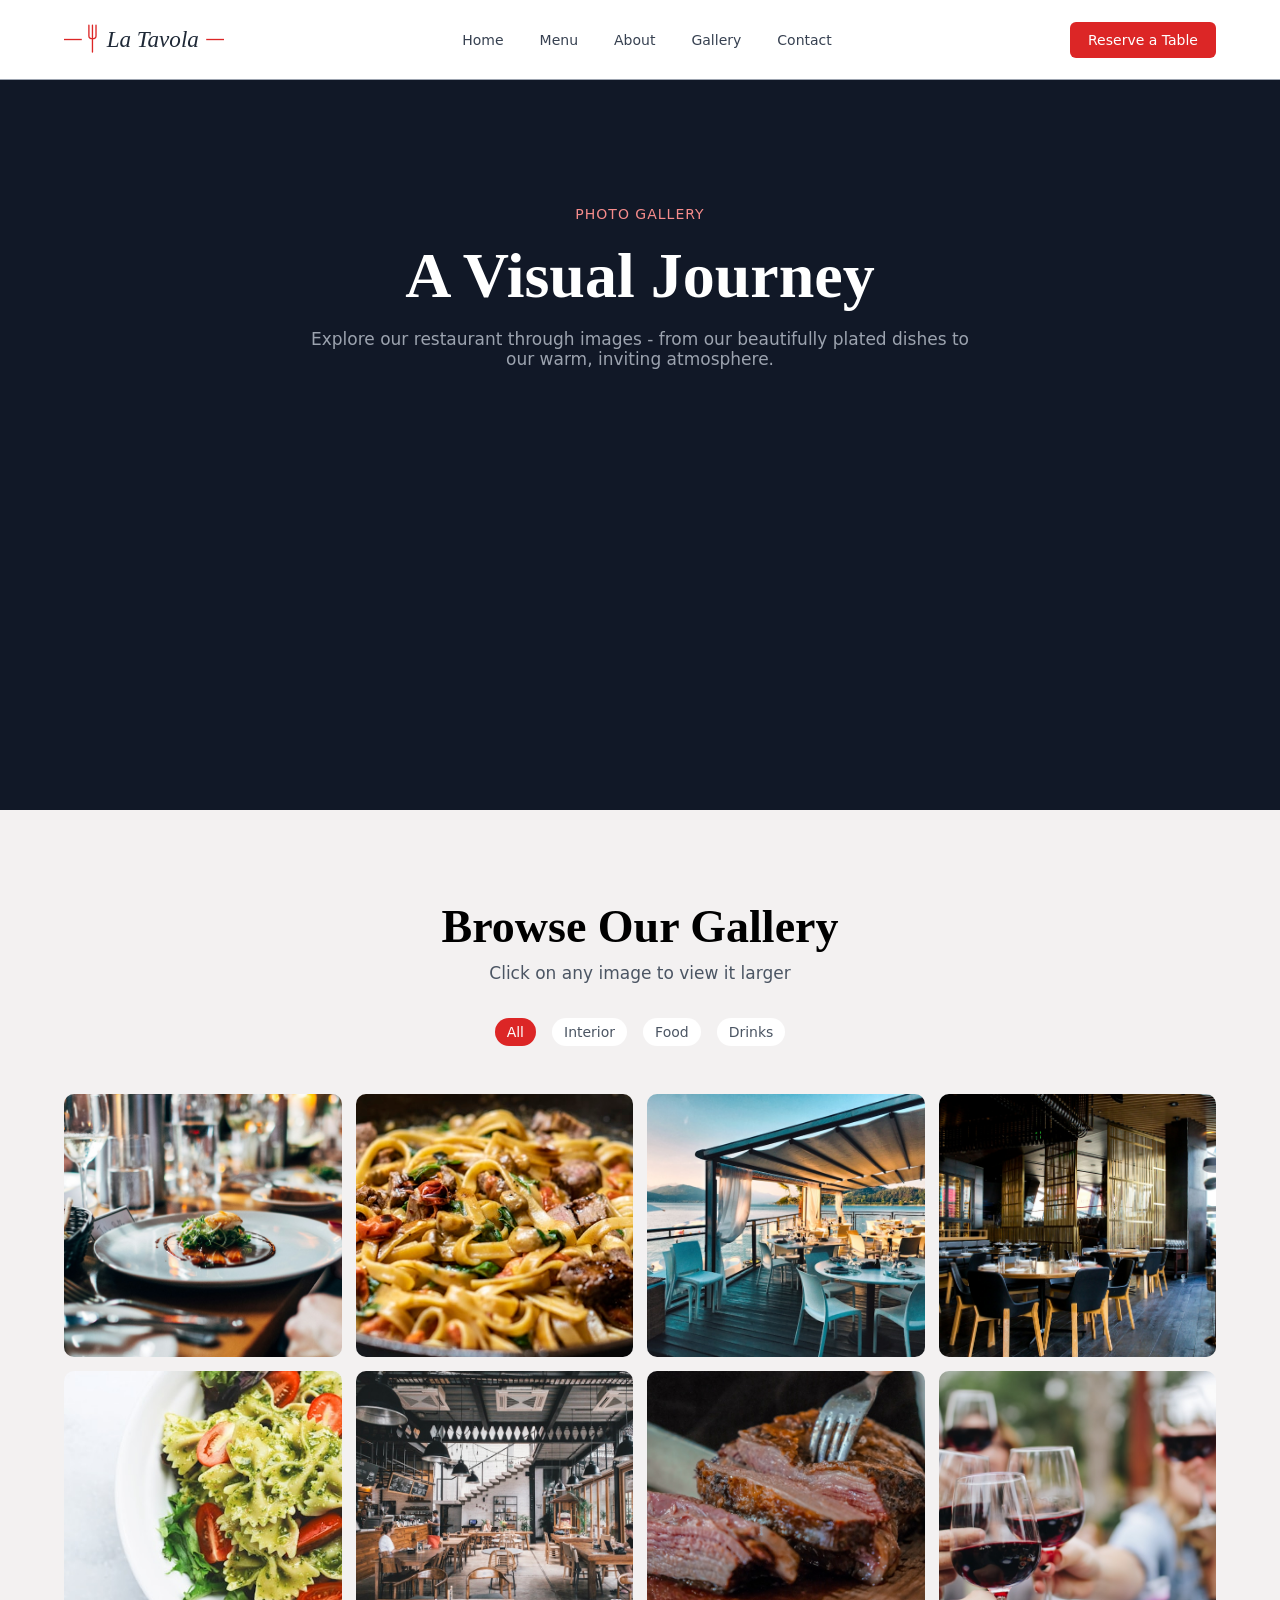
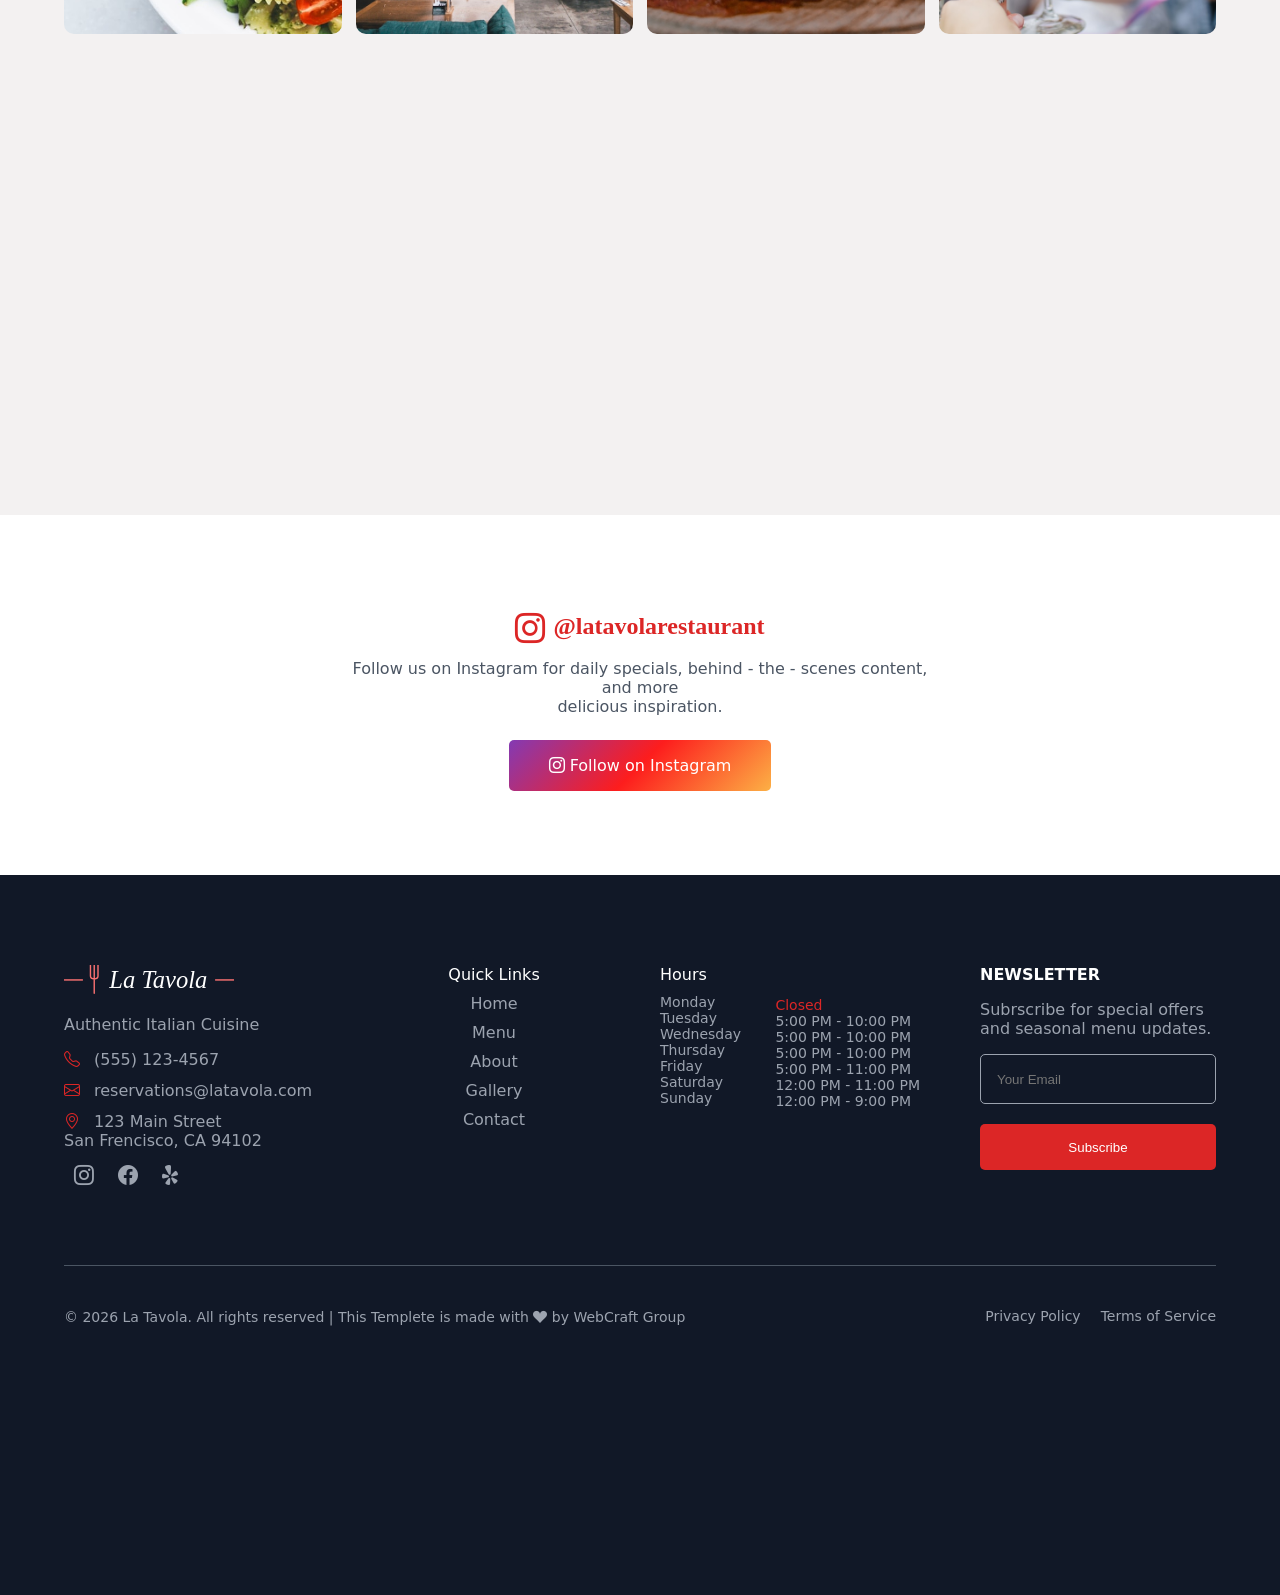
<file: gallery.html>
<!DOCTYPE html>
<html lang="en">
<head>
    <meta charset="UTF-8">
    <meta name="viewport" content="width=device-width, initial-scale=1.0">
    <title>La Tavola | Authentic Italian Cuisine</title>
    <link rel="stylesheet" href="assets/css/normalize.css">
    <link rel="stylesheet" href="assets/css/master.css">
    <link rel="stylesheet" href="https://cdn.jsdelivr.net/npm/bootstrap-icons@1.13.1/font/bootstrap-icons.min.css">
    <link rel="icon" href="assets/img/photo-1476124369491-e7addf5db371.JPG">
</head>
<body>
    <header id="Gallery_Head">
        <section>
            <nav>
                <div>
                    <figure><img src="assets/img/logo.svg" alt=""></figure>
                    <input type="checkbox" id="menu">
                    <label for="menu" class="hamburger">☰</label>
                    
                    <ul class="nav-links"> 
                        <li><a href="index.html">Home</a></li>
                        <li><a href="menu.html">Menu</a></li>
                        <li><a href="about.html">About</a></li>
                        <li><a href="#">Gallery</a></li>
                        <li><a href="contact.html">Contact</a></li>
                    </ul>
                    <a href="">Reserve a Table</a>
                </div>
            </nav>
            <div>
                <section>
                    <span>PHOTO GALLERY</span>
                    <h1>A Visual Journey</h1>
                    <p>Explore our restaurant through images - from our beautifully plated dishes to <br> our warm, inviting atmosphere.</p>
                </section>
            </div>
        </section>
    </header>
    <!-- ____End_Of_Gallery_Hero____ -->


    <section id="Pictures_Tab">
        <section>
            <div class="content">
                <h2>Browse Our Gallery</h2>
                <p>Click on any image to view it larger</p>
                <div>
                    <a href="">All</a>
                    <a href="">Interior</a>
                    <a href="">Food</a>
                    <a href="">Drinks</a>
                </div>
            </div>
            <div class="photoes">
                <figure><img src="assets/img/IMG-1414235077428-338989a2e8c0.JPG" alt=""></figure>
                <figure><img src="assets/img/photo-1551183053-bf91a1d81141.JPG" alt=""></figure>
                <figure><img src="assets/img/photo-1559339352-11d035aa65de.JPG" alt=""></figure>
                <figure><img src="assets/img/photo-1517248135467-4c7edcad34c4.JPG" alt=""></figure>
                <figure><img src="assets/img/photo-1473093295043-cdd812d0e601.JPG" alt=""></figure>
                <figure><img src="assets/img/photo-1555396273-367ea4eb4db5.jpg" alt=""></figure>
                <figure><img src="assets/img/photo-1529692236671-f1f6cf9683ba.jpg" alt=""></figure>
                <figure><img src="assets/img/photo-1510812431401-41d2bd2722f3.jpg" alt=""></figure>
            </div>
        </section>
    </section>
    <!-- ____End_Of_Pictures_Tab____ -->


    <section id="Social_Information">
        <div>
            <div>
                <i class="bi bi-instagram"></i>
                <h2>@latavolarestaurant</h2>
            </div>
            <p>Follow us on Instagram for daily specials, behind - the - scenes content, and more <br>delicious inspiration.</p>
            <a href=""><i class="bi bi-instagram"></i> Follow on Instagram</a>
        </div>
    </section>
    <!-- ____End_Of_Social_Information____ -->


    <footer id="Quick_Links">
        <div>
            <section class="links">
                <div>
                    <section>
                        <img src="assets/img/logo-light.svg" alt="">
                        <p>Authentic Italian Cuisine</p>
                        <section>
                            <div>
                                <i class="bi bi-telephone"></i>
                                <a href="">(555) 123-4567</a>
                            </div>
                            <div>
                                <i class="bi bi-envelope"></i>
                                <a href="">reservations@latavola.com</a>
                            </div>
                            <div>
                                <i class="bi bi-geo-alt"></i>
                                <span>123 Main Street <br> San Frencisco, CA 94102</span>
                            </div>
                        </section>
                        <div>
                            <i class="bi bi-instagram"></i>
                            <i class="bi bi-facebook"></i>
                            <i class="bi bi-yelp"></i>
                        </div>
                    </section>
                    <section>
                        <ul>
                            <li>Quick Links</li>
                            <li><a href="index.html">Home</a></li>
                            <li><a href="#">Menu</a></li>
                            <li><a href="#Our_Story">About</a></li>
                            <li><a href="#Gallery">Gallery</a></li>
                            <li><a href="#Contact_Us">Contact</a></li>
                        </ul>
                    </section>
                    <section>
                        <ul>
                            <li>Hours</li>
                            <li>Monday</li>
                            <li>Tuesday</li>
                            <li>Wednesday</li>
                            <li>Thursday</li>
                            <li>Friday</li>
                            <li>Saturday</li>
                            <li>Sunday</li>
                        </ul>
                        <ul>
                            <li>Closed</li>
                            <li>5:00 PM - 10:00 PM</li>
                            <li>5:00 PM - 10:00 PM</li>
                            <li>5:00 PM - 10:00 PM</li>
                            <li>5:00 PM - 11:00 PM</li>
                            <li>12:00 PM - 11:00 PM</li>
                            <li>12:00 PM - 9:00 PM</li>
                        </ul>
                    </section>
                    <section>
                        <h4>NEWSLETTER</h4>
                        <p>Subrscribe for special offers and seasonal menu updates.</p>
                        <form action="">
                            <input type="email" name="" id="" placeholder="Your Email">
                            <button type="submit">Subscribe</button>
                        </form>
                    </section>
                </div>
            </section>
            <section class="footer_content">
                <div>
                    <p>© 2026 La Tavola. All rights reserved | This Templete is made with <i class="bi bi-suit-heart-fill"></i> by WebCraft Group</p>
                </div>
                <div>
                    <a href="">Privacy Policy</a>
                    <a href="">Terms of Service</a>
                </div>
            </section>
        </div>
    </footer>
    <!-- ____End_Of_Quick_Links____ -->
</body>
</html>
</file>
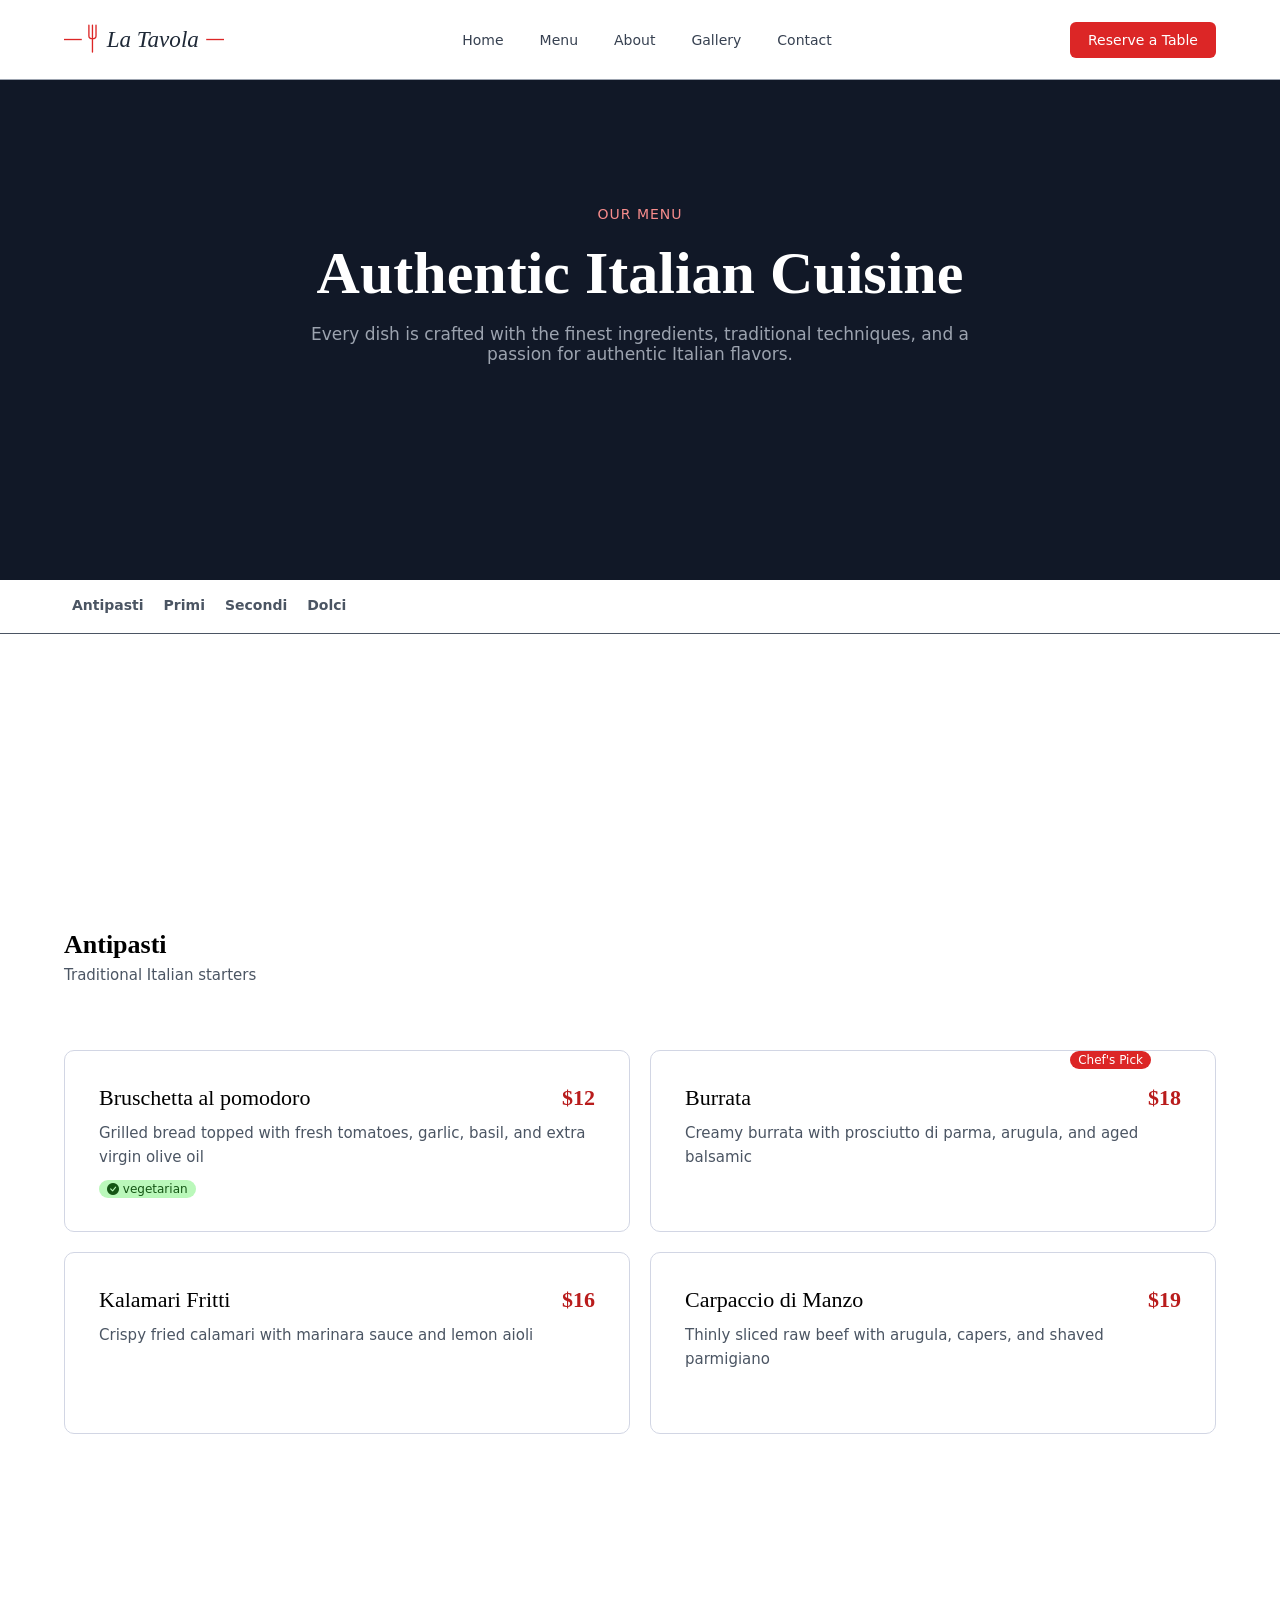
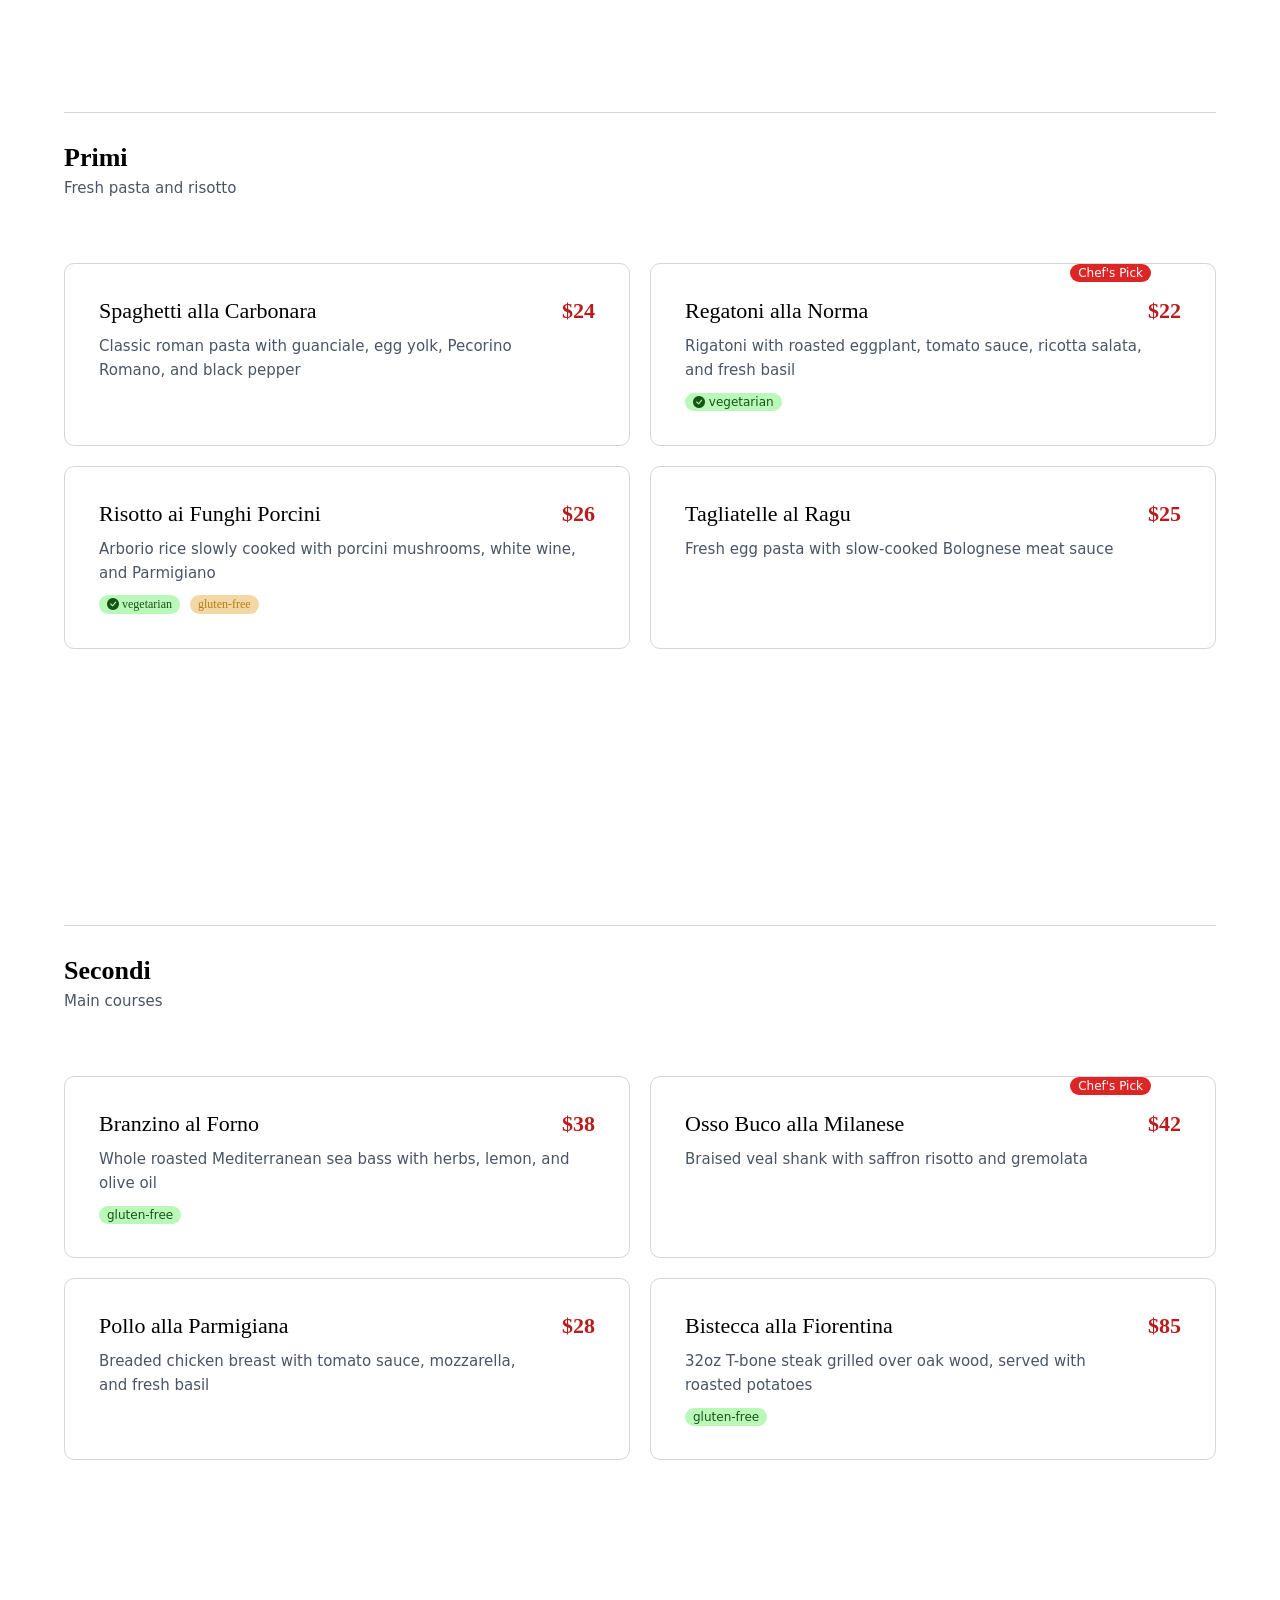
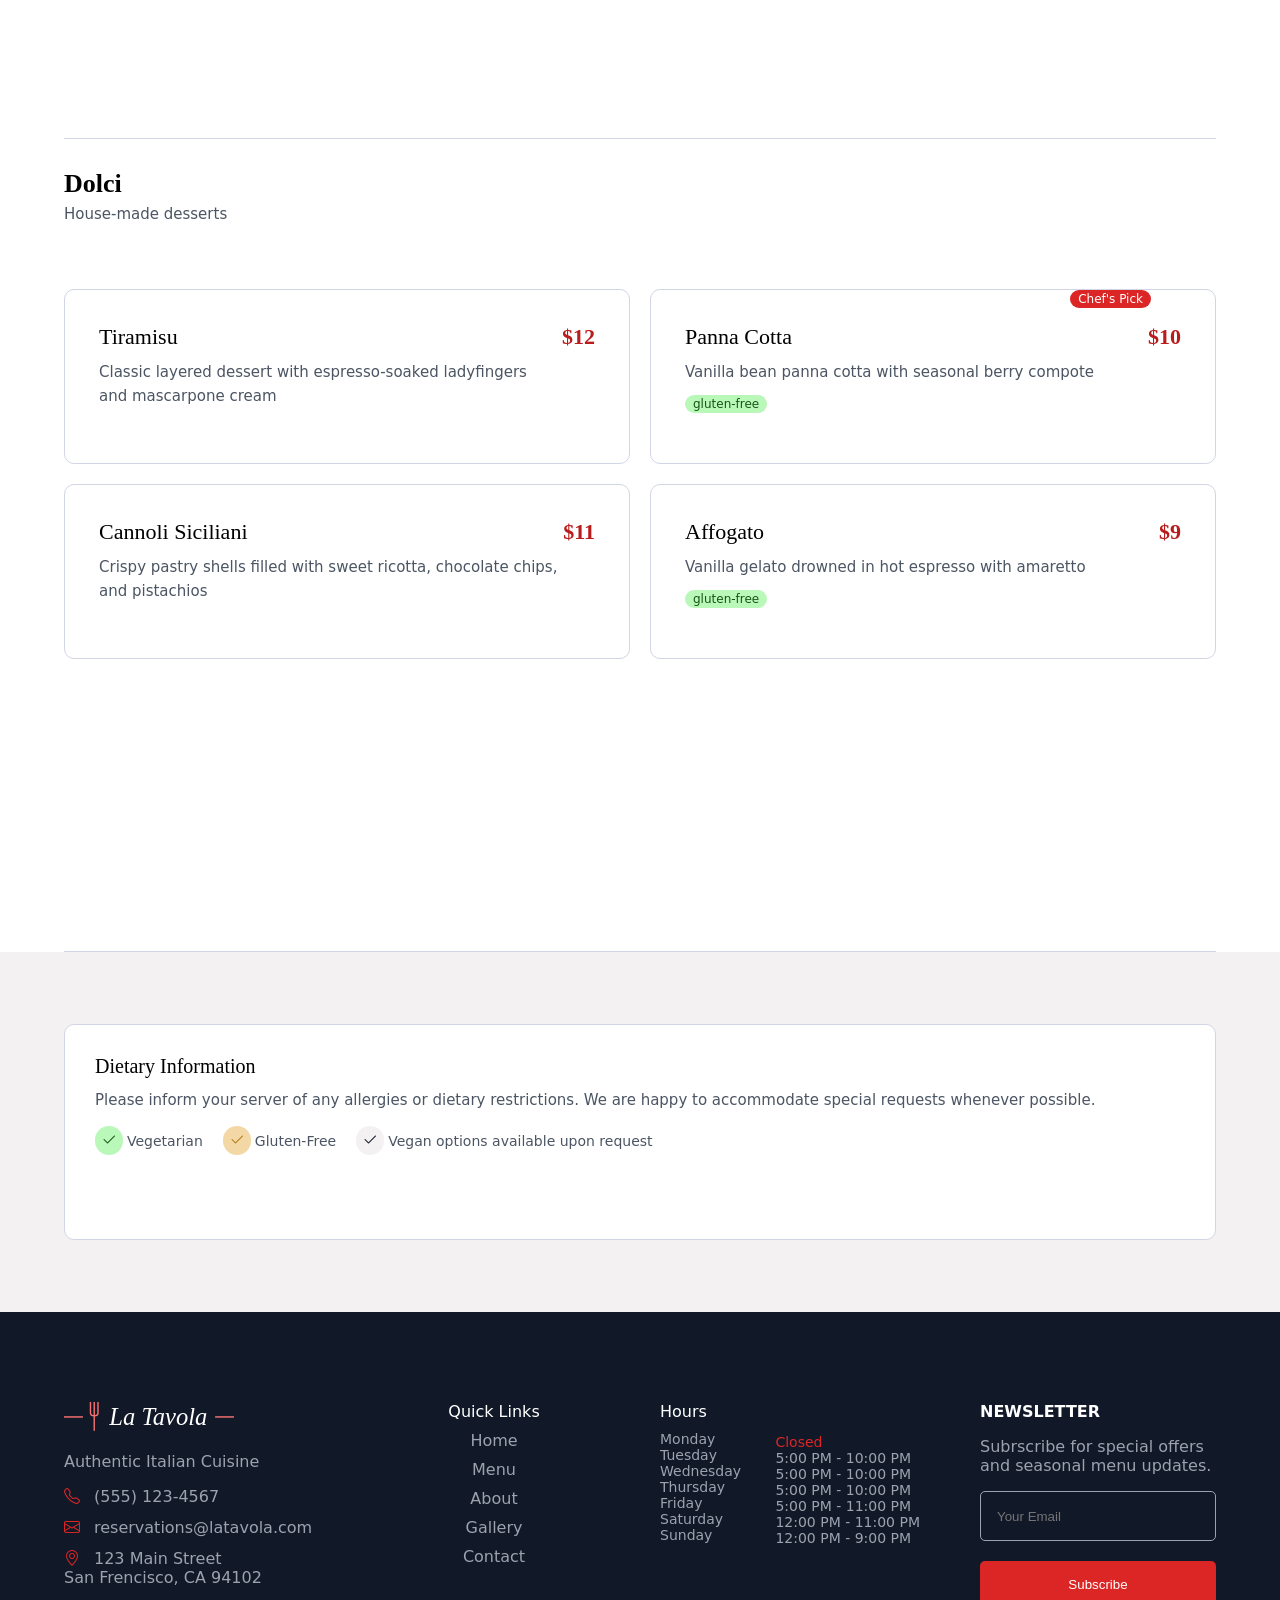
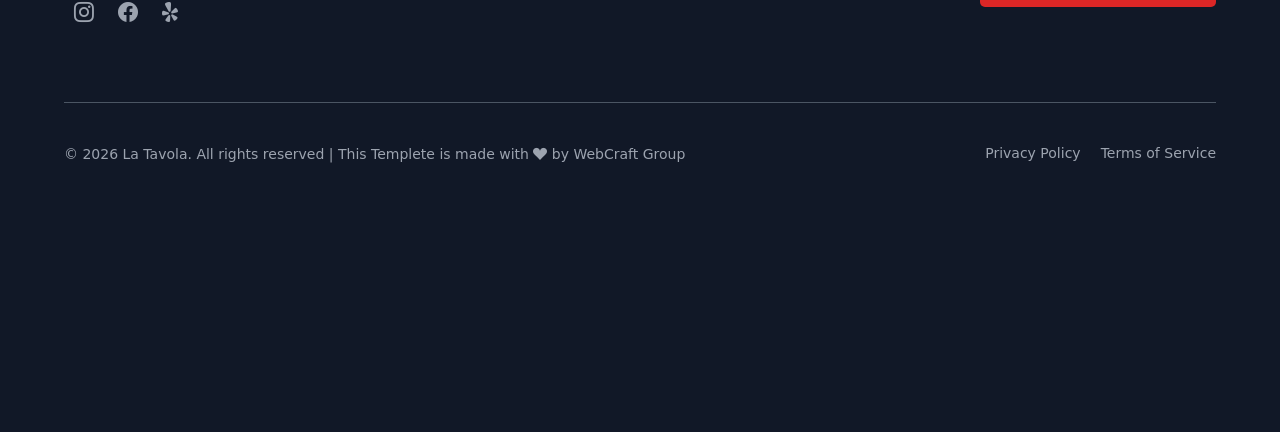
<file: menu.html>
<!DOCTYPE html>
<html lang="en">
<head>
    <meta charset="UTF-8">
    <meta name="viewport" content="width=device-width, initial-scale=1.0">
    <title>La Tavola | Authentic Italian Cuisine</title>
    <link rel="stylesheet" href="assets/css/normalize.css">
    <link rel="stylesheet" href="assets/css/master.css">
    <link rel="stylesheet" href="https://cdn.jsdelivr.net/npm/bootstrap-icons@1.13.1/font/bootstrap-icons.min.css">
    <link rel="icon" href="assets/img/photo-1476124369491-e7addf5db371.JPG">
</head>
<body>
    <header id="Menu_Hero">
    <section>
        <nav>
            <div>
                <figure>
                    <img src="assets/img/logo.svg" alt="La Tavola">
                </figure>

                <input type="checkbox" id="menu">
                <label for="menu" class="hamburger">☰</label>

                <ul class="nav-links">
                    <li><a href="index.html">Home</a></li>
                    <li><a href="#">Menu</a></li>
                    <li><a href="about.html">About</a></li>
                    <li><a href="gallery.html">Gallery</a></li>
                    <li><a href="contact.html">Contact</a></li>
                </ul>

                <a href="">Reserve a Table</a>
            </div>
        </nav>


        <div class="menu_hero_content">
            <section>
                <span>OUR MENU</span>

                <h1>Authentic Italian Cuisine</h1>

                <p>
                    Every dish is crafted with the finest ingredients,
                    traditional techniques, and a
                    <br>
                    passion for authentic Italian flavors.
                </p>
            </section>
        </div>


        <div class="second_links">
            <div>
                <a href="#Antipasti_Foods">Antipasti</a>
                <a href="#Primi_Foods">Primi</a>
                <a href="#Secondi_Foods">Secondi</a>
                <a href="#Dolci_Foods">Dolci</a>
            </div>
        </div>

    </section>
</header>


<!-- ================= ANTIPASTI ================= -->
<section id="Antipasti_Foods">

    <div>

        <section class="food_heading">
            <h2>Antipasti</h2>
            <p>Traditional Italian starters</p>
        </section>


        <section class="foods">

            <div>
                <section>
                    <h3>Bruschetta al pomodoro</h3>
                    <span>$12</span>
                </section>

                <p>
                    Grilled bread topped with fresh tomatoes, garlic,
                    basil, and extra
                    <br>
                    virgin olive oil
                </p>

                <span>
                    <i class="bi bi-check-circle-fill"></i>
                    vegetarian
                </span>
            </div>


            <div>
                <section>
                    <h3>Burrata</h3>
                    <span>$18</span>
                </section>

                <p>
                    Creamy burrata with prosciutto di parma, arugula,
                    and aged
                    <br>
                    balsamic
                </p>
            </div>


            <section class="chef_pick">
                <span>Chef's Pick</span>
            </section>


            <div>
                <section>
                    <h3>Kalamari Fritti</h3>
                    <span>$16</span>
                </section>

                <p>
                    Crispy fried calamari with marinara sauce and lemon aioli
                </p>
            </div>


            <div>
                <section>
                    <h3>Carpaccio di Manzo</h3>
                    <span>$19</span>
                </section>

                <p>
                    Thinly sliced raw beef with arugula, capers,
                    and shaved
                    <br>
                    parmigiano
                </p>
            </div>

        </section>

    </div>

</section>


<!-- ================= PRIMI ================= -->
<section id="Primi_Foods">

    <div>

        <section class="food_heading">
            <h2>Primi</h2>
            <p>Fresh pasta and risotto</p>
        </section>


        <section class="foods">

            <div>
                <section>
                    <h3>Spaghetti alla Carbonara</h3>
                    <span>$24</span>
                </section>

                <p>
                    Classic roman pasta with guanciale, egg yolk,
                    Pecorino
                    <br>
                    Romano, and black pepper
                </p>
            </div>


            <section class="chef_pick">
                <span>Chef's Pick</span>
            </section>


            <div>
                <section>
                    <h3>Regatoni alla Norma</h3>
                    <span>$22</span>
                </section>

                <p>
                    Rigatoni with roasted eggplant, tomato sauce,
                    ricotta salata,
                    <br>
                    and fresh basil
                </p>

                <span>
                    <i class="bi bi-check-circle-fill"></i>
                    vegetarian
                </span>
            </div>


            <div>
                <section>
                    <h3>Risotto ai Funghi Porcini</h3>
                    <span>$26</span>
                </section>

                <p>
                    Arborio rice slowly cooked with porcini mushrooms,
                    white wine,
                    <br>
                    and Parmigiano
                </p>

                <div>
                    <span>
                        <i class="bi bi-check-circle-fill"></i>
                        vegetarian
                    </span>

                    <span>gluten-free</span>
                </div>
            </div>


            <div>
                <section>
                    <h3>Tagliatelle al Ragu</h3>
                    <span>$25</span>
                </section>

                <p>
                    Fresh egg pasta with slow-cooked Bolognese meat sauce
                </p>
            </div>

        </section>

    </div>

</section>


<!-- ================= SECONDI ================= -->
<section id="Secondi_Foods">

    <div>

        <section class="food_heading">
            <h2>Secondi</h2>
            <p>Main courses</p>
        </section>


        <section class="foods">

            <div>
                <section>
                    <h3>Branzino al Forno</h3>
                    <span>$38</span>
                </section>

                <p>
                    Whole roasted Mediterranean sea bass with herbs,
                    lemon, and
                    <br>
                    olive oil
                </p>

                <span>gluten-free</span>
            </div>


            <section class="chef_pick">
                <span>Chef's Pick</span>
            </section>


            <div>
                <section>
                    <h3>Osso Buco alla Milanese</h3>
                    <span>$42</span>
                </section>

                <p>
                    Braised veal shank with saffron risotto and gremolata
                </p>
            </div>


            <div>
                <section>
                    <h3>Pollo alla Parmigiana</h3>
                    <span>$28</span>
                </section>

                <p>
                    Breaded chicken breast with tomato sauce, mozzarella,
                    <br>
                    and fresh basil
                </p>
            </div>


            <div>
                <section>
                    <h3>Bistecca alla Fiorentina</h3>
                    <span>$85</span>
                </section>

                <p>
                    32oz T-bone steak grilled over oak wood, served with
                    <br>
                    roasted potatoes
                </p>

                <span>gluten-free</span>
            </div>

        </section>

    </div>

</section>


<!-- ================= DOLCI ================= -->
<section id="Dolci_Foods">

    <div>

        <section class="food_heading">
            <h2>Dolci</h2>
            <p>House-made desserts</p>
        </section>


        <section class="foods">

            <div>
                <section>
                    <h3>Tiramisu</h3>
                    <span>$12</span>
                </section>

                <p>
                    Classic layered dessert with espresso-soaked ladyfingers
                    <br>
                    and mascarpone cream
                </p>
            </div>


            <section class="chef_pick">
                <span>Chef's Pick</span>
            </section>


            <div>
                <section>
                    <h3>Panna Cotta</h3>
                    <span>$10</span>
                </section>

                <p>
                    Vanilla bean panna cotta with seasonal berry compote
                </p>

                <span>gluten-free</span>
            </div>


            <div>
                <section>
                    <h3>Cannoli Siciliani</h3>
                    <span>$11</span>
                </section>

                <p>
                    Crispy pastry shells filled with sweet ricotta,
                    chocolate chips,
                    <br>
                    and pistachios
                </p>
            </div>


            <div>
                <section>
                    <h3>Affogato</h3>
                    <span>$9</span>
                </section>

                <p>
                    Vanilla gelato drowned in hot espresso with amaretto
                </p>

                <span>gluten-free</span>
            </div>

        </section>

    </div>

</section>


<!-- ================= INFORMATION ================= -->
<section id="Information">

    <div>

        <h3>Dietary Information</h3>

        <p>
            Please inform your server of any allergies or dietary
            restrictions. We are happy to accommodate special requests
            whenever possible.
        </p>

        <section>

            <div class="icon_1">
                <i class="bi bi-check2"></i>
                <span>Vegetarian</span>
            </div>

            <div class="icon_2">
                <i class="bi bi-check2"></i>
                <span>Gluten-Free</span>
            </div>

            <div class="icon_3">
                <i class="bi bi-check2"></i>
                <span>Vegan options available upon request</span>
            </div>

        </section>

    </div>

</section>


<!-- ================= FOOTER ================= -->
<footer id="Quick_Links">
    <div>
        <section class="links">
            <div>
                <section>
                    <img src="assets/img/logo-light.svg" alt="La Tavola">
                    <p>Authentic Italian Cuisine</p>
                    <section>
                        <div>
                            <i class="bi bi-telephone"></i>
                            <a href="">(555) 123-4567</a>
                        </div>
                        <div>
                            <i class="bi bi-envelope"></i>
                            <a href="">reservations@latavola.com</a>
                        </div>
                        <div>
                            <i class="bi bi-geo-alt"></i>
                            <span>
                                123 Main Street
                                <br>
                                San Frencisco, CA 94102
                            </span>
                        </div>
                    </section>
                    <div>
                        <i class="bi bi-instagram"></i>
                        <i class="bi bi-facebook"></i>
                        <i class="bi bi-yelp"></i>
                    </div>
                </section>

                <section>
                    <ul>
                        <li>Quick Links</li>
                        <li><a href="index.html">Home</a></li>
                        <li><a href="#">Menu</a></li>
                        <li><a href="#Our_Story">About</a></li>
                        <li><a href="#Gallery">Gallery</a></li>
                        <li><a href="#Contact_Us">Contact</a></li>
                    </ul>
                </section>

                <section>
                    <ul>
                        <li>Hours</li>
                        <li>Monday</li>
                        <li>Tuesday</li>
                        <li>Wednesday</li>
                        <li>Thursday</li>
                        <li>Friday</li>
                        <li>Saturday</li>
                        <li>Sunday</li>
                    </ul>

                    <ul>
                        <li>Closed</li>
                        <li>5:00 PM - 10:00 PM</li>
                        <li>5:00 PM - 10:00 PM</li>
                        <li>5:00 PM - 10:00 PM</li>
                        <li>5:00 PM - 11:00 PM</li>
                        <li>12:00 PM - 11:00 PM</li>
                        <li>12:00 PM - 9:00 PM</li>
                    </ul>
                </section>

                <section>
                    <h4>NEWSLETTER</h4>
                    <p>
                        Subrscribe for special offers and seasonal menu updates.
                    </p>
                    <form action="">
                        <input
                            type="email"
                            placeholder="Your Email"
                        >
                        <button type="submit">
                            Subscribe
                        </button>
                    </form>
                </section>
            </div>
        </section>


        <section class="footer_content">

            <div>
                <p>
                    © 2026 La Tavola. All rights reserved |
                    This Templete is made with
                    <i class="bi bi-suit-heart-fill"></i>
                    by WebCraft Group
                </p>
            </div>

            <div>
                <a href="">Privacy Policy</a>
                <a href="">Terms of Service</a>
            </div>

        </section>

    </div>

</footer>
</body>
</html>
</file>
<file: assets/css/master.css>
#Head_Hero{
    width: 100%;
    min-height: 105vh;
    >figure{
        width: 100%;
        >nav{
            width: 100%;
            height: 80px;
            border-bottom: 1px solid var(--footer-text);
            position: fixed;  
            background-color: white; 
            top: 0;
            left: 0;
            z-index: 100;
            >div{
                width: 90%;
                height: 100%;
                margin-left: 5%;
                display: flex;
                justify-content: space-between;
                align-items: center;
                >figure{
                    width: 160px;
                    height: 40px;
                    >img{
                        width: 100%;
                        height: 40px;
                    }
                }
                >ul{
                    display: flex;
                    gap: 4px;
                    >li{
                        >a{
                            padding: 12px 16px;
                            font-family: var(--inter);
                            font-size: 14px;
                            color: var(--nav-color);
                            font-weight: 500;
                            transition: .3s;
                        }
                        &:hover>a{
                            color: var(--contact-bg);
                        }
                    }
                }
                >a{
                    padding: 10px 18px;
                    background-color: var(--link-bg);
                    font-family: var(--inter);
                    color: white;
                    font-weight: 500;
                    font-size: 14px;
                    border-radius: 6px;
                    transition: .4s;
                    &:hover{
                        background-color: var(--contact-bg);
                    }
                }
            }
        }
        >figure{
            width: 100%;
            height: 85%;
            position: relative;
            display: flex;
            >img{
                width: 100%;
                height: 100%;
                filter: brightness(50%);
            }
            .details{
                width: 70%;
                height: 300px;
                position: absolute;
                margin: 17% 15%;
                display: block;
                text-align: center;
                >span{
                    color: var(--text-red);
                    font-family: var(--inter);
                    font-size: 18px;
                }
                >h1,p{
                    color: white;
                }
                >h1{
                    font-size: 80px;
                    margin-block: 15px;
                }
                >p{
                    font-family: var(--inter);
                    font-size: 22px;
                }
                >section{
                    display: flex;
                    justify-content: center;
                    >a{
                        color: white;
                        font-family: var(--inter);
                        background-color: var(--link-bg);
                        padding: 14px 30px;
                        margin-inline: 10px;
                        border-radius: 6px;
                        margin-top: 35px;
                        transition: .4s;
                        font-weight: 500;
                        &:nth-of-type(2){
                            border: 2px solid var(--footer-text);
                            background-color: rgba(50, 55, 65, 0.35);
                            backdrop-filter: blur(10px);
                        }
                        &:hover{
                            &:nth-of-type(1){
                                background-color: var(--contact-bg);
                            }
                            &:nth-of-type(2){
                                border: 2px solid white;
                            }
                        }
                    }
                }
            }
        }
    }
}
/* ____End_Of_Head_Hero____ */


#Our_Story{
    width: 100%;
    min-height: 100vh;
    display: flex;
    >div{
        width: 90%;
        height: 460px;
        margin: 5% 5%;
        display: flex;
        justify-content: space-between;
        >figure{
            width: 47%;
            height: 100%;
            >img{
                width: 100%;
                height: 100%;
                border-radius: 20px;
                box-shadow: 18px 18px  var(--img-shadow);
            }
        }
        >article{
            width: 47%;
            height: 100%;
            >span,p{
                font-family: var(--inter);
            }
            >span{
                color: var(--link-bg);  
                font-size: 16px;   
                font-weight: 500;
            }
            >h2{
                font-size: 50px;
                margin-block: 10px;
            }
            >p{
                color: var(--text-color);
                &:nth-of-type(1){
                    font-size: 18px;
                    margin-bottom: 18px;
                }
            }
            >section{
                width: 100%;
                height: 100px;
                border-top: 1px solid var(--footer-text);
                margin-top: 40px;
                justify-content: space-between;
                display: flex;
                >div{
                    width: 150px;
                    height: 100px;
                    display: block;
                    text-align: center;
                    margin-top: 30px;
                    >span{
                        color: var(--link-bg);
                        font-family: var(--playfair);
                        font-size: 28px;
                    }
                    >p{
                        color: var(--footer-text);
                        font-size: 14px;
                        font-weight: 500;
                    }
                }
            }
        }
    }
}
/* ____End_Of_Our_Story____ */


#Our_Menu{
    width: 100%;
    min-height: 130vh;
    background-color: var(--background-color);
    display: flex;
    >div{
        width: 85%;
        height: 80%;
        margin: 8% 7%;
        .data{
            width: 100%;
            height: 180px;
            display: block;
            text-align: center;
            >span,p{
                font-family: var(--inter);
            }
            >span{
                color: var(--link-bg);
                font-weight: 500;
                text-transform: uppercase;
            }
            >h2{
                margin-block: 10px;
                font-size: 55px;
            }
            >p{
                color: var(--text-color);
                font-size: 18px;
                font-weight: 500;
            }
        }
        .menu{
            width: 100%;
            height: 450px;
            display: grid;
            grid-template-columns: repeat(4, 1fr);
            grid-template-rows: repeat(3, 1fr);
            gap: 30px;
            margin-top: 30px;
            >article{
                background-color: white;
                border-radius: 15px;
                box-shadow: 0 8px 25px rgba(0, 0, 0, 0.08);
                overflow: hidden;
                transition: .4s;
                &:nth-of-type(1){
                    grid-area: 1 / 1 / span 3 / span 1;
                }
                &:nth-of-type(2){
                    grid-area: 1 / 2 / span 3 / span 1;
                }
                &:nth-of-type(3){
                    grid-area: 1 / 3 / span 3 / span 1;
                }
                &:nth-of-type(4){
                    grid-area: 1 / 4 / span 3 / span 1;
                }
                &:hover{
                    transform: translateY(10px);
                }
                >figure{
                    width: 100%;
                    height: 60%;
                    position: relative;
                    display: flex;
                    >img{
                        width: 100%;
                        height: 100%;  
                    }
                    >div{
                        padding:  2px 4px;
                        background-color: var(--link-bg);
                        position: absolute;
                        border-radius: 20px;
                        right: 14px;
                        margin: 12px 4px;
                        >span{
                            font-size: 12px;
                            font-family: var(--inter);
                            color: white;
                            padding: 4px;
                        }
                    }
                }
                >div{
                    padding: 20px;
                    display: flex;
                    justify-content: space-between;
                    >p{
                        font-size: 20px;
                    }
                    >span{
                        color: var(--link-bg);
                        font-weight: bold;
                        font-family: var(--inter);
                        font-size: 18px;
                    }
                }
                >p,span{
                    font-family: var(--inter);
                }
                >p{
                    width: 85%;
                    margin: 10px 7%;
                    color: var(--text-color);
                    font-size: 15px;
                    margin-top: -10px;
                }
                >span{
                    background-color: var(--background-color);
                    font-size: 12px;
                    padding: 4px 8px;
                    font-weight: 500;
                    border-radius: 50px;
                    margin-left: 7%;
                    color: var(--text-color);
                }
            }
        }
        .view_menu{
            margin-top: 80px;
            display: flex;
            justify-content: center;
            >a{
                color: var(--link-bg);
                font-family: var(--inter);
                font-size: 18px;
                font-weight: 500;
                transition: .3s;
                &:hover{
                    color: var(--contact-bg);
                }
            }
        }
    }
}
/* ____End_Of_Our_Menu____ */


#People_Idea{
    width: 100%;
    min-height: 100vh;
    display: flex;
    >div{
        width: 90%;
        height: 100%;
        margin-left: 5%;
        .content{
            width: 100%;
            height: 200px;
            display: block;
            text-align: center;
            >p{
                margin-top: 90px;
                color: var(--link-bg);
                font-family: var(--inter);
                text-transform: uppercase;
                font-size: 14px;
                font-weight: 500;
            }
            >h2{
                font-size: 45px;
                margin-top: 15px;
            }
        }
        .messseges{
            width: 100%;
            height: 230px;
            display: grid;
            grid-template-columns: repeat(3, 1fr);
            grid-template-rows: repeat(1, fr);
            gap: 40px;
            margin-top: -44px;
            >article{
                background-color: var(--background-color);
                border-radius: 10px;
                padding: 24px;
                >i{
                    color: orange;
                    margin-inline: 2px;
                    font-size: 14px;
                }
                >p{
                    font-family: var(--inter);
                    margin-block: 20px;
                    color: var(--text-color);
                    font-weight: 500;
                }
                >div{
                    display: flex;
                    >p{
                        padding: 12px 16px;
                        background-color: var(--img-shadow);
                        border-radius: 50px;
                        color: var(--contact-bg);
                    }
                    >div{
                        margin-left: 14px;
                        >h4,span{
                            font-family: var(--inter);
                        }
                        >h4{
                            font-weight: 500;
                        }
                        >span{
                            font-size: 14px;
                            font-weight: 500;
                            color: var(--text-color);
                        }
                    }
                }
            }
        }
    }
}
/* ____End_Of_People_Idea____ */


#Contact_Us{
    width: 100%;
    min-height: 120vh;
    display: flex;
    >img{
        width: 100%;
        height: 120vh;
        position: relative;
        filter: brightness(20%);
    }
    >div{
        width: 90%;
        height: 95vh;
        margin: 6% 5%;
        position: absolute;
        display: flex;
        justify-content: space-between;
        .data{
            width: 49%;
            height: 300px;
            display: block;
            margin-top: 160px;
            >span,p{
                font-family: var(--inter);
            }
            >span{
                color: var(--link-bg);
                text-transform: uppercase;
                font-weight: 500;
                font-size: 14px;
            }
            >h2{
                color: white;
                margin-block: 20px;
                font-size: 50px;
            }
            >p{
                color: var(--footer-text);
                font-weight: 500;
                &:nth-of-type(2){
                    margin-block: 20px;
                    font-size: 14px;
                }
            }
            >div{
                >i,a{
                    font-size: 20px;
                }
                >i{
                    color: var(--link-bg);
                    margin-right: 10px;
                }
                >a{
                    color: white;
                    transition: .3s;
                    &:hover{
                        color: var(--link-bg);
                    }
                }
            }
        }
        .form{
            width: 49%;
            height: 100%;
            background-color: white;
            border-radius: 15px;
            padding: 40px;
            >form{
                >input,textarea,button{
                    margin: 20px 10px;
                    border-radius: 5px;
                }
                >input{
                    width: 230px;
                    height: 50px;
                    border: 1px solid var(--text-color);
                    padding: 20px;
                    color: var(--nav-color);
                }
                >textarea{
                    width: 95%;
                    height: 90px;
                    padding: 18px 20px;
                    font-family: Arial, "Helvetica Neue", Helvetica, sans-serif;
                    resize: none;
                    color: var(--nav-color);
                }
                >button,p{
                    font-family: var(--inter)
                }
                >button{
                    width: 95%;
                    height: 50px;
                    background-color: var(--link-bg);
                    border: none;
                    color: white;
                    cursor: pointer;
                    font-size: 16px;
                    transition: .3s;
                    &:hover{
                        background-color: var(--contact-bg);
                    }
                }
                >p{
                    text-align: center;
                    color: var(--text-color);
                    font-size: 14px;
                }
            }
        }
    }
}
/* ____End_Of_Contact_Us____ */


#Gallery{
    width: 100%;
    min-height: 100vh;
    display: flex;
    >div{
        width: 90%;
        margin: 6% 5%;
        .more_details{
            width: 100%;
            height: 120px;
            text-align: center;
            >span{
                color: var(--link-bg);
                font-family: var(--inter);
                font-size: 14px;
                font-weight: 500;
            }
            >h2{
                font-size: 44px;
                margin-top: 1rem;
            }
        }
        .gallery{
            >div{
                width: 100%;
                height: 300px;
                display: grid;
                grid-template-columns: repeat(4,1fr);
                grid-template-rows: repeat(1, 1fr);
                gap: 20px;
                position: relative;
                >figure{
                    border-radius: 15px;
                    overflow: hidden;
                    >img{
                        width: 100%;
                        height: 100%;
                        transition: .3s;
                    }
                    &:hover>img{
                        transform: scale(1.1);
                    }
                }
            }
        }
    }
}
/* ____End_Of_Quick_Links____ */


#Quick_Links{
    width: 100%;
    min-height: 80vh;
    background-color: var(--footer-bg);
    display: flex;
    >div{
        width: 90%;
        margin-left: 5%;
        .links{
            width: 100%;
            height: 300px;
            margin-top: 90px;
            >div{
                height: 100%;
                display: grid;
                grid-template-columns: repeat(4, 1fr);
                grid-template-rows: repeat(1, 1fr);
                gap: 30px;
                >section{
                    &:nth-of-type(1){  
                        width: 300px;
                        >img{
                            width: 170px;
                            height: 30px;
                        }
                        >p{
                            color: var(--footer-text);
                            font-family: var(--inter);
                            margin-block: 16px;
                        }
                        >section{
                            >div{
                                margin-block: 12px;
                                >i{
                                    color: var(--link-bg);
                                    margin-right: 10px;
                                }
                                >a{
                                    color: var(--footer-text);
                                    font-family: var(--inter);
                                    transition: .3s;
                                    &:hover{
                                        color: var(--lighter);
                                    }
                                }
                                >span{
                                    color: var(--footer-text);
                                    font-family: var(--inter);
                                }
                            }
                        }
                        >div{
                            margin-block: 14px;
                            >i{
                                color: var(--footer-text);
                                padding: 10px;
                                font-size: 20px;
                                transition: .3s;
                                cursor: pointer;
                                &:hover{
                                    color: var(--lighter);
                                }
                            }
                        }
                    }
                    &:nth-of-type(2){
                        width: 200px;
                        >ul{
                            display: block;
                            text-align: center;
                            >li{
                                margin-bottom: 10px;
                                color: white;
                                font-family: var(--inter);
                                font-weight: 500;
                                >a{
                                    color: var(--footer-text);
                                    padding: 4px 10px;
                                    transition: .4s;
                                    font-weight: normal;
                                }
                                &:hover>a{
                                    border-bottom: 1px solid var(--last-text);
                                    color: var(--lighter);
                                }
                            }
                        }
                    }
                    &:nth-of-type(3){
                        width: 260px;
                        display: flex;
                        justify-content: space-between;
                        margin-right: 30px;
                        >ul{
                            display: block;
                            >li{
                                &:nth-of-type(1){
                                    color: white;
                                    font-weight: 500;
                                    margin-bottom: 10px;
                                    font-size: 16px;
                                }
                                font-family: var(--inter);
                                color: var(--footer-text);
                                font-size: 14px;
                            }
                            &:nth-of-type(2){
                                margin-top: 32px;
                                >li{
                                    &:nth-of-type(1){
                                        color: var(--link-bg);
                                        margin-bottom: 0;
                                        font-size: 14px;
                                    }
                                }
                            }
                        }
                    }
                    &:nth-of-type(4){
                        display: block;
                        >h4,p{
                            font-family: var(--inter);
                        }
                        >h4{
                            color: white;
                        }
                        >p{
                            margin-block: 1rem;
                            color: var(--footer-text);
                        }
                        >form{
                            display: block;
                            >input{
                                width: 250px;
                                height: 50px;
                                padding: 1rem;
                                border-radius: 5px;
                                border: 1px solid var(--footer-text);
                                background-color: transparent;
                                color: var(--footer-text);
                            }
                            >button{
                                width: 250px;
                                height: 46px;
                                margin-top: 20px;
                                background-color: var(--link-bg);
                                border: none;
                                border-radius: 5px;
                                color: white;
                                cursor: pointer;
                                transition: .3s;
                                &:hover{
                                    background-color: var(--contact-bg);
                                }
                            }
                        }
                    }
                }
            }
        }
        .footer_content{
            width: 100%;
            height: 60px;
            border-top: 1px solid var(--text-color);
            display: flex;
            justify-content: space-between;
            align-items: end;
            >div{
                >p,a{
                    color: var(--footer-text);
                    font-family: var(--inter);
                    font-size: 14px;
                }
                >a{
                    transition: .3s;
                    &:nth-of-type(1){
                        margin-right: 1rem;
                    }
                    &:hover{
                        color: var(--lighter);
                    }
                }
            }
        }
    }
}
/* ____End_Of_Quick_Links____ */
/* =================================================
   RESPONSIVE DESIGN + HAMBURGER MENU
   ================================================= */

/* ---------- DEFAULT ---------- */

#menu {
    display: none;
}

.hamburger {
    display: none;
}

.mobile-reserve {
    display: none;
}


/* =================================================
   TABLET
   ================================================= */

@media (max-width: 1024px) {

    /* ---------- NAVBAR ---------- */

    #Head_Hero > figure > nav > div {
        width: 92%;
        margin-left: 4%;
    }

    #Head_Hero > figure > nav > div > ul {
        gap: 0;
    }

    #Head_Hero > figure > nav > div > ul > li > a {
        padding: 10px 10px;
        font-size: 13px;
    }

    #Head_Hero > figure > nav > div > a {
        padding: 9px 13px;
        font-size: 13px;
    }


    /* ---------- HERO ---------- */

    #Head_Hero {
        min-height: 90vh;
    }

    #Head_Hero > figure > figure {
        height: 90vh;
    }

    #Head_Hero > figure > figure .details {
        width: 90%;
        margin: 18% 5%;
    }

    #Head_Hero > figure > figure .details > h1 {
        font-size: 60px;
    }

    #Head_Hero > figure > figure .details > p {
        font-size: 18px;
    }


    /* ---------- OUR STORY ---------- */

    #Our_Story > div {
        width: 90%;
        height: auto;
        margin: 8% 5%;
        gap: 40px;
    }

    #Our_Story > div > article > h2 {
        font-size: 40px;
    }


    /* ---------- MENU ---------- */

    #Our_Menu > div {
        width: 90%;
        margin: 8% 5%;
    }

    #Our_Menu > div .menu {
        grid-template-columns: repeat(2, 1fr);
        height: auto;
    }

    #Our_Menu > div .menu > article {
        grid-area: auto !important;
        min-height: 450px;
    }


    /* ---------- REVIEWS ---------- */

    #People_Idea > div {
        width: 90%;
        margin-left: 5%;
    }

    #People_Idea > div .messseges {
        height: auto;
        grid-template-columns: repeat(2, 1fr);
    }

    #People_Idea > div .messseges > article:nth-of-type(3) {
        grid-column: 1 / 3;
    }


    /* ---------- CONTACT ---------- */

    #Contact_Us > div {
        width: 90%;
        margin: 6% 5%;
    }

    #Contact_Us > div .form {
        padding: 25px;
    }

    #Contact_Us > div .form > form > input {
        width: 46%;
    }


    /* ---------- GALLERY ---------- */

    #Gallery > div {
        width: 90%;
        margin: 8% 5%;
    }

    #Gallery > div .gallery > div {
        grid-template-columns: repeat(2, 1fr);
        height: 500px;
    }


    /* ---------- FOOTER ---------- */

    #Quick_Links > div {
        width: 90%;
        margin-left: 5%;
    }

    #Quick_Links > div .links {
        height: auto;
    }

    #Quick_Links > div .links > div {
        grid-template-columns: repeat(2, 1fr);
        row-gap: 50px;
        height: auto;
    }
}


/* =================================================
   MOBILE
   ================================================= */

@media (max-width: 768px) {

    /* ---------- NAVBAR ---------- */

    #Head_Hero > figure > nav {
        height: 70px;
    }

    #Head_Hero > figure > nav > div {
        width: 90%;
        margin-left: 5%;
        position: relative;
    }


    /* ---------- LOGO ---------- */

    #Head_Hero > figure > nav > div > figure {
        width: 130px;
        height: 35px;
    }

    #Head_Hero > figure > nav > div > figure > img {
        height: 35px;
    }


    /* ---------- HAMBURGER ---------- */

    #menu {
        display: none;
    }

    .hamburger {
        display: block;
        color: var(--nav-color);
        font-size: 30px;
        line-height: 1;
        cursor: pointer;
        margin-left: auto;
        margin-right: 15px;
        user-select: none;
    }


    /* ---------- MOBILE NAV MENU ---------- */

    #Head_Hero > figure > nav > div > .nav-links {
        display: none;
        position: absolute;
        top: 58px;
        left: 0;
        width: 100%;
        padding: 15px 0;
        background-color: white;
        flex-direction: column;
        gap: 0;
        box-shadow: 0 5px 15px rgba(0, 0, 0, 0.12);
        z-index: 1000;
    }

    #menu:checked ~ .nav-links {
        display: flex;
    }


    /* ---------- NAV LINKS ---------- */

    #Head_Hero > figure > nav > div > .nav-links > li {
        width: 100%;
    }

    #Head_Hero > figure > nav > div > .nav-links > li > a {
        display: block;
        width: 100%;
        padding: 15px 20px;
        font-size: 15px;
    }


    /* ---------- MOBILE RESERVE ---------- */

    #Head_Hero > figure > nav > div > .nav-links > .mobile-reserve {
        display: block;
        width: 100%;
    }

    #Head_Hero > figure > nav > div > .nav-links > .mobile-reserve > a {
        display: block;
        width: 90%;
        margin: 10px auto 5px;
        padding: 13px 20px;
        background-color: #c9a227;
        color: white;
        text-align: center;
        border-radius: 4px;
    }


    /* ---------- ORIGINAL RESERVE ---------- */

    #Head_Hero > figure > nav > div > a {
        display: none;
    }


    /* =================================================
       HERO
       ================================================= */

    #Head_Hero {
        min-height: 80vh;
    }

    #Head_Hero > figure > figure {
        height: 80vh;
        min-height: 600px;
    }

    #Head_Hero > figure > figure > img {
        width: 100%;
        height: 100%;
    }

    #Head_Hero > figure > figure .details {
        width: 90%;
        height: auto;
        margin: 0;
        left: 5%;
        top: 50%;
        transform: translateY(-50%);
    }

    #Head_Hero > figure > figure .details > span {
        font-size: 15px;
    }

    #Head_Hero > figure > figure .details > h1 {
        font-size: 42px;
        line-height: 1.15;
        margin-block: 12px;
    }

    #Head_Hero > figure > figure .details > p {
        font-size: 16px;
        line-height: 1.6;
        margin-bottom: 0;
    }

    #Head_Hero > figure > figure .details > p br {
        display: none;
    }


    /* ---------- HERO LINKS ---------- */

    #Head_Hero > figure > figure .details > section {
        flex-direction: column;
        align-items: center;
        gap: 14px;
        margin-top: 25px;
    }

    #Head_Hero > figure > figure .details > section > a {
        width: 220px;
        box-sizing: border-box;
        text-align: center;
        margin: 0;
        padding: 13px 20px;
    }


    /* =================================================
       OUR STORY
       ================================================= */

    #Our_Story {
        min-height: auto;
        padding: 70px 0;
    }

    #Our_Story > div {
        width: 90%;
        margin: 0 5%;
        display: flex;
        flex-direction: column;
        height: auto;
        gap: 50px;
    }

    #Our_Story > div > figure {
        width: 100%;
        height: 350px;
    }

    #Our_Story > div > article {
        width: 100%;
        height: auto;
    }

    #Our_Story > div > article > h2 {
        font-size: 38px;
        line-height: 1.2;
    }

    #Our_Story > div > article > h2 br {
        display: none;
    }

    #Our_Story > div > article > p {
        font-size: 16px;
        line-height: 1.7;
    }

    #Our_Story > div > article > section {
        height: auto;
        margin-top: 30px;
        padding-top: 20px;
    }

    #Our_Story > div > article > section > div {
        width: 30%;
        margin-top: 20px;
    }


    /* =================================================
       OUR MENU
       ================================================= */

    #Our_Menu {
        min-height: auto;
        padding: 70px 0;
    }

    #Our_Menu > div {
        width: 90%;
        margin: 0 5%;
    }

    #Our_Menu > div .data {
        height: auto;
        margin-bottom: 40px;
    }

    #Our_Menu > div .data > h2 {
        font-size: 40px;
    }

    #Our_Menu > div .data > p {
        font-size: 16px;
        line-height: 1.6;
    }

    #Our_Menu > div .data > p br {
        display: none;
    }


    /* ---------- MENU CARDS ---------- */

    #Our_Menu > div .menu {
        display: grid;
        grid-template-columns: 1fr;
        height: auto;
        gap: 25px;
        margin-top: 20px;
    }

    #Our_Menu > div .menu > article {
        grid-area: auto !important;
        min-height: auto;
        padding-bottom: 20px;
    }

    #Our_Menu > div .menu > article > figure {
        height: 260px;
    }

    #Our_Menu > div .menu > article > div {
        padding: 18px;
    }

    #Our_Menu > div .menu > article > p {
        line-height: 1.5;
    }

    #Our_Menu > div .view_menu {
        margin-top: 40px;
    }


    /* =================================================
       REVIEWS
       ================================================= */

    #People_Idea {
        min-height: auto;
        padding: 70px 0;
    }

    #People_Idea > div {
        width: 90%;
        margin-left: 5%;
    }

    #People_Idea > div .content {
        height: auto;
        margin-bottom: 40px;
    }

    #People_Idea > div .content > p {
        margin-top: 0;
    }

    #People_Idea > div .content > h2 {
        font-size: 38px;
    }

    #People_Idea > div .messseges {
        display: grid;
        grid-template-columns: 1fr;
        height: auto;
        gap: 20px;
        margin-top: 0;
    }

    #People_Idea > div .messseges > article:nth-of-type(3) {
        grid-column: auto;
    }


    /* =================================================
       CONTACT
       ================================================= */

    #Contact_Us {
        min-height: auto;
        position: relative;
    }

    #Contact_Us > img {
        width: 100%;
        height: 1100px;
    }

    #Contact_Us > div {
        width: 90%;
        height: auto;
        margin: 0 5%;
        top: 60px;
        display: flex;
        flex-direction: column;
        gap: 40px;
    }

    #Contact_Us > div .data {
        width: 100%;
        height: auto;
        margin-top: 0;
    }

    #Contact_Us > div .data > h2 {
        font-size: 40px;
    }

    #Contact_Us > div .form {
        width: 100%;
        height: auto;
        padding: 25px;
        box-sizing: border-box;
    }

    #Contact_Us > div .form > form {
        width: 100%;
    }


    /* ---------- FORM INPUTS ---------- */

    #Contact_Us > div .form > form > input {
        width: 100%;
        height: 50px;
        margin: 10px 0;
        box-sizing: border-box;
    }

    #Contact_Us > div .form > form > textarea {
        width: 100%;
        height: 100px;
        margin: 10px 0;
        box-sizing: border-box;
    }


    /* ---------- DATE + TIME INPUTS ---------- */

    #Contact_Us > div .form > form > input[type="date"],
    #Contact_Us > div .form > form > input[type="time"] {
        width: 100%;
        min-width: 0;
        max-width: 100%;
        height: 50px;
        padding: 12px;
        margin: 10px 0;
        box-sizing: border-box;
        display: block;
        font-size: 14px;
    }

    #Contact_Us > div .form > form > input[type="date"]::-webkit-datetime-edit,
    #Contact_Us > div .form > form > input[type="time"]::-webkit-datetime-edit {
        padding: 0;
    }


    /* ---------- FORM BUTTON ---------- */

    #Contact_Us > div .form > form > button {
        width: 100%;
        height: 50px;
        margin: 10px 0;
        box-sizing: border-box;
    }


    /* =================================================
       GALLERY
       ================================================= */

    #Gallery {
        min-height: auto;
        padding: 70px 0;
    }

    #Gallery > div {
        width: 90%;
        margin: 0 5%;
    }

    #Gallery > div .more_details {
        height: auto;
        margin-bottom: 30px;
    }

    #Gallery > div .more_details > h2 {
        font-size: 38px;
    }

    #Gallery > div .gallery > div {
        grid-template-columns: 1fr 1fr;
        grid-template-rows: repeat(2, 180px);
        height: auto;
        gap: 12px;
    }


    /* =================================================
       FOOTER
       ================================================= */

    #Quick_Links {
        min-height: auto;
        padding: 60px 0 30px;
    }

    #Quick_Links > div {
        width: 90%;
        margin-left: 5%;
    }

    #Quick_Links > div .links {
        height: auto;
        margin-top: 0;
    }

    #Quick_Links > div .links > div {
        grid-template-columns: 1fr;
        gap: 45px;
    }

    #Quick_Links > div .links > div > section {
        width: 100% !important;
    }

    #Quick_Links > div .links > div > section:nth-of-type(2) > ul {
        text-align: left;
    }

    #Quick_Links > div .links > div > section:nth-of-type(3) {
        margin-right: 0;
    }

    #Quick_Links > div .links > div > section:nth-of-type(4) > form > input,
    #Quick_Links > div .links > div > section:nth-of-type(4) > form > button {
        width: 100%;
    }


    /* ---------- FOOTER BOTTOM ---------- */

    #Quick_Links > div .footer_content {
        height: auto;
        margin-top: 50px;
        padding-top: 20px;
        display: flex;
        flex-direction: column;
        align-items: flex-start;
        gap: 15px;
    }

    #Quick_Links > div .footer_content > div > p {
        line-height: 1.6;
    }
}


/* =================================================
   SMALL MOBILE
   ================================================= */

@media (max-width: 480px) {

    /* ---------- NAVBAR ---------- */

    #Head_Hero > figure > nav > div > figure {
        width: 115px;
    }

    .hamburger {
        font-size: 27px;
        margin-right: 5px;
    }


    /* ---------- HERO ---------- */

    #Head_Hero > figure > figure .details > h1 {
        font-size: 34px;
    }

    #Head_Hero > figure > figure .details > p {
        font-size: 14px;
    }

    /* فاصله بین متن و دو لینک */
    #Head_Hero > figure > figure .details > section {
        margin-top: 30px;
        gap: 16px;
    }

    #Head_Hero > figure > figure .details > section > a {
        width: 200px;
        font-size: 14px;
        padding: 13px 18px;
    }


    /* ---------- STORY ---------- */

    #Our_Story > div > figure {
        height: 280px;
    }

    #Our_Story > div > article > h2 {
        font-size: 32px;
    }

    #Our_Story > div > article > section > div > span {
        font-size: 22px;
    }

    #Our_Story > div > article > section > div > p {
        font-size: 11px;
    }


    /* ---------- MENU ---------- */

    #Our_Menu > div .data > h2 {
        font-size: 34px;
    }


    /* ---------- REVIEWS ---------- */

    #People_Idea > div .content > h2 {
        font-size: 32px;
    }


    /* ---------- CONTACT ---------- */

    #Contact_Us > img {
        height: 1150px;
    }

    #Contact_Us > div .data > h2 {
        font-size: 34px;
    }

    /* تاریخ و ساعت در موبایل کاملاً فیت */
    #Contact_Us > div .form > form > input[type="date"],
    #Contact_Us > div .form > form > input[type="time"] {
        width: 100%;
        height: 48px;
        padding: 10px;
        font-size: 13px;
        box-sizing: border-box;
    }


    /* ---------- GALLERY ---------- */

    #Gallery > div .more_details > h2 {
        font-size: 32px;
    }

    #Gallery > div .gallery > div {
        grid-template-columns: 1fr;
        grid-template-rows: repeat(4, 200px);
        height: auto;
    }
}

/* ____Home_Page_Ends_In_This_Line____ */










/* ____Menu_Page_Starts_From_Here____ */
/* =========================================================
   MENU HERO
========================================================= */

#Menu_Hero{
    width: 100%;
    min-height: 100vh;

    >section{
        width: 100%;
        height: 100vh;

        >nav{
            width: 100%;
            height: 80px;

            border-bottom: 1px solid var(--footer-text);

            position: fixed;
            top: 0;
            left: 0;

            background-color: white;

            z-index: 100;

            >div{
                width: 90%;
                height: 100%;

                margin-left: 5%;

                display: flex;
                justify-content: space-between;
                align-items: center;

                >figure{
                    width: 160px;
                    height: 40px;

                    >img{
                        width: 100%;
                        height: 40px;
                    }
                }

                >ul{
                    display: flex;
                    gap: 4px;

                    >li{

                        >a{
                            padding: 12px 16px;

                            font-family: var(--inter);
                            font-size: 14px;

                            color: var(--nav-color);

                            font-weight: 500;

                            transition: .3s;
                        }

                        &:hover>a{
                            color: var(--contact-bg);
                        }
                    }
                }

                >a{
                    padding: 10px 18px;

                    background-color: var(--link-bg);

                    font-family: var(--inter);

                    color: white;

                    font-weight: 500;
                    font-size: 14px;

                    border-radius: 6px;

                    transition: .4s;

                    &:hover{
                        background-color: var(--contact-bg);
                    }
                }
            }
        }


        /* HERO CONTENT */

        >.menu_hero_content{
            display: flex;

            width: 100%;
            height: 580px;

            background-color: var(--footer-bg);

            >section{
                width: 60%;
                height: 200px;

                margin: 16% 20%;

                text-align: center;

                >span,
                >p{
                    font-family: var(--inter);
                }

                >span{
                    color: var(--text-red);

                    font-size: 14px;
                    font-weight: 500;

                    letter-spacing: 1px;
                }

                >h1{
                    font-size: 60px;

                    margin-block: 1rem;

                    color: white;
                }

                >p{
                    color: var(--footer-text);

                    font-weight: 500;

                    font-size: 17px;
                }
            }
        }


        /* SECOND LINKS */

        .second_links{
            width: 100%;
            height: 54px;

            border-bottom: 1px solid var(--text-color);

            background-color: white;

            align-items: center;

            >div{
                display: flex;
                align-items: center;

                width: 400px;
                height: 50px;

                margin-left: 5%;

                gap: 4px;

                >a{
                    padding: 6px 8px;

                    color: var(--text-color);

                    font-family: var(--inter);

                    font-weight: 600;
                    font-size: 14px;

                    transition: .3s;

                    &:hover{
                        color: var(--link-bg);
                    }
                }
            }
        }
    }
}


/* =========================================================
   COMMON FOOD SECTIONS
========================================================= */

#Antipasti_Foods,
#Primi_Foods,
#Secondi_Foods,
#Dolci_Foods{

    width: 100%;

    min-height: 87vh;

    >div{
        width: 90%;

        min-height: 87vh;

        margin-left: 5%;

        border-bottom: 1px solid var(--border);

        >.food_heading{
            width: 100%;
            height: 120px;

            >h2{
                margin-top: 30px;

                font-size: 26px;

                font-family: var(--playfair);
            }

            >p{
                color: var(--text-color);

                font-family: var(--inter);

                font-size: 15px;

                font-weight: 500;

                margin-top: 6px;
            }
        }


        /* FOOD GRID */

        .foods{

            width: 100%;

            min-height: 370px;

            display: grid;

            grid-template-columns:
                repeat(2, minmax(0, 1fr));

            grid-template-rows:
                repeat(2, minmax(0, 1fr));

            gap: 20px;

            position: relative;


            >div{

                min-width: 0;

                box-sizing: border-box;

                border-radius: 10px;

                border: 1px solid var(--border);

                padding: 34px;

                transition: .3s;

                position: relative;


                >section{

                    display: flex;

                    justify-content: space-between;

                    gap: 15px;


                    >h3{

                        min-width: 0;

                        font-size: 22px;

                        font-family: var(--playfair);

                        font-weight: normal;
                    }


                    >span{

                        flex-shrink: 0;

                        color: var(--contact-bg);

                        font-size: 22px;

                        font-weight: bold;
                    }
                }


                >p,
                >span{

                    font-family: var(--inter);
                }


                >p{

                    color: var(--text-color);

                    font-weight: 500;

                    margin-block: 10px;

                    font-size: 15px;

                    line-height: 1.6;
                }


                >span{

                    background-color: rgb(186, 248, 186);

                    padding: 2px 8px;

                    font-size: 12px;

                    border-radius: 100px;

                    color: rgb(20, 85, 20);

                    font-weight: 500;
                }


                &:hover{

                    border: 1px solid var(--text-red);
                }
            }


            /* CHEF'S PICK */

            >.chef_pick{

                position: absolute;

                top: 0;

                right: 65px;

                left: auto;

                padding: 0;

                border: none;

                min-width: auto;

                width: auto;

                height: auto;

                z-index: 5;


                >span{

                    font-family: var(--inter);

                    font-size: 12px;

                    color: white;

                    background-color: var(--link-bg);

                    padding: 2px 8px;

                    border-radius: 100px;

                    font-weight: 500;
                }
            }
        }
    }
}


/* =========================================================
   PRIMI EXTRA TAGS
========================================================= */

#Primi_Foods{

    .foods{

        >div{

            >div{

                display: flex;

                align-items: center;

                gap: 10px;

                flex-wrap: wrap;

                >span{

                    padding: 2px 8px;

                    font-size: 12px;

                    border-radius: 100px;

                    font-weight: 500;

                    &:nth-of-type(1){

                        background-color: rgb(186, 248, 186);

                        color: rgb(20, 85, 20);
                    }

                    &:nth-of-type(2){

                        background-color: rgb(243, 216, 166);

                        color: rgb(180, 124, 19);
                    }
                }
            }
        }
    }
}


/* =========================================================
   SECONDI
========================================================= */

#Secondi_Foods{

    .foods{

        >div{

            >span{

                background-color: rgb(243, 216, 166);

                color: rgb(180, 124, 19);
            }
        }
    }
}


/* =========================================================
   DOLCI
========================================================= */

#Dolci_Foods{

    .foods{

        >div{

            >span{

                background-color: rgb(243, 216, 166);

                color: rgb(180, 124, 19);
            }
        }
    }
}


/* =========================================================
   INFORMATION
========================================================= */

#Information{

    width: 100%;

    min-height: 40vh;

    background-color: var(--background-color);

    display: flex;

    justify-content: center;

    align-items: center;


    >div{

        width: 90%;

        min-height: 24vh;

        background-color: white;

        border-radius: 10px;

        border: 1px solid var(--border);

        padding: 30px;

        box-sizing: border-box;


        >h3,
        >p{

            font-weight: 500;
        }


        >h3{

            font-family: var(--playfair);

            font-size: 20px;

            margin-bottom: 10px;
        }


        >p{

            color: var(--text-color);

            font-family: var(--inter);

            font-size: 15px;

            line-height: 1.6;
        }


        >section{

            display: flex;

            margin-top: 20px;

            gap: 20px;

            flex-wrap: wrap;


            .icon_1{

                >i{

                    padding: 6px;

                    border-radius: 50px;

                    background-color: rgb(186, 248, 186);

                    color: rgb(20, 85, 20);
                }

                >span{

                    color: var(--text-color);

                    font-family: var(--inter);

                    font-size: 14px;

                    font-weight: 500;
                }
            }


            .icon_2{

                >i{

                    padding: 6px;

                    border-radius: 50px;

                    background-color: rgb(243, 216, 166);

                    color: rgb(180, 124, 19);
                }

                >span{

                    color: var(--text-color);

                    font-family: var(--inter);

                    font-size: 14px;

                    font-weight: 500;
                }
            }


            .icon_3{

                >i{

                    padding: 6px;

                    border-radius: 50px;

                    background-color: var(--background-color);

                    color: var(--footer-bg);
                }

                >span{

                    color: var(--text-color);

                    font-family: var(--inter);

                    font-size: 14px;

                    font-weight: 500;
                }
            }
        }
    }
}


/* =========================================================
   FOOTER
========================================================= */

#Quick_Links{

    width: 100%;

    min-height: 80vh;

    background-color: var(--footer-bg);

    display: flex;


    >div{

        width: 90%;

        margin-left: 5%;


        .links{

            width: 100%;

            height: 300px;

            margin-top: 90px;


            >div{

                height: 100%;

                display: grid;

                grid-template-columns:
                    repeat(4, minmax(0, 1fr));

                grid-template-rows: 1fr;

                gap: 30px;


                >section{

                    min-width: 0;


                    &:nth-of-type(1){

                        width: 300px;


                        >img{

                            width: 170px;

                            height: 30px;
                        }


                        >p{

                            color: var(--footer-text);

                            font-family: var(--inter);

                            margin-block: 16px;
                        }


                        >section{

                            >div{

                                margin-block: 12px;


                                >i{

                                    color: var(--link-bg);

                                    margin-right: 10px;
                                }


                                >a{

                                    color: var(--footer-text);

                                    font-family: var(--inter);

                                    transition: .3s;


                                    &:hover{

                                        color: var(--lighter);
                                    }
                                }


                                >span{

                                    color: var(--footer-text);

                                    font-family: var(--inter);
                                }
                            }
                        }


                        >div{

                            margin-block: 14px;


                            >i{

                                color: var(--footer-text);

                                padding: 10px;

                                font-size: 20px;

                                transition: .3s;

                                cursor: pointer;


                                &:hover{

                                    color: var(--lighter);
                                }
                            }
                        }
                    }


                    &:nth-of-type(2){

                        width: 200px;


                        >ul{

                            display: block;

                            text-align: center;


                            >li{

                                margin-bottom: 10px;

                                color: white;

                                font-family: var(--inter);

                                font-weight: 500;


                                >a{

                                    color: var(--footer-text);

                                    padding: 4px 10px;

                                    transition: .4s;

                                    font-weight: normal;
                                }


                                &:hover>a{

                                    border-bottom:
                                        1px solid var(--last-text);

                                    color: var(--lighter);
                                }
                            }
                        }
                    }


                    &:nth-of-type(3){

                        width: 260px;

                        display: flex;

                        justify-content: space-between;

                        margin-right: 30px;


                        >ul{

                            display: block;


                            >li{

                                &:nth-of-type(1){

                                    color: white;

                                    font-weight: 500;

                                    margin-bottom: 10px;

                                    font-size: 16px;
                                }

                                font-family: var(--inter);

                                color: var(--footer-text);

                                font-size: 14px;
                            }


                            &:nth-of-type(2){

                                margin-top: 32px;


                                >li{

                                    &:nth-of-type(1){

                                        color: var(--link-bg);

                                        margin-bottom: 0;

                                        font-size: 14px;
                                    }
                                }
                            }
                        }
                    }


                    &:nth-of-type(4){

                        display: block;


                        >h4,
                        >p{

                            font-family: var(--inter);
                        }


                        >h4{

                            color: white;
                        }


                        >p{

                            margin-block: 1rem;

                            color: var(--footer-text);
                        }


                        >form{

                            display: block;


                            >input{

                                width: 250px;

                                max-width: 100%;

                                height: 50px;

                                padding: 1rem;

                                box-sizing: border-box;

                                border-radius: 5px;

                                border:
                                    1px solid var(--footer-text);

                                background-color: transparent;

                                color: var(--footer-text);
                            }


                            >button{

                                width: 250px;

                                max-width: 100%;

                                height: 46px;

                                margin-top: 20px;

                                background-color: var(--link-bg);

                                border: none;

                                border-radius: 5px;

                                color: white;

                                cursor: pointer;

                                transition: .3s;


                                &:hover{

                                    background-color:
                                        var(--contact-bg);
                                }
                            }
                        }
                    }
                }
            }
        }


        .footer_content{

            width: 100%;

            min-height: 60px;

            border-top:
                1px solid var(--text-color);

            display: flex;

            justify-content: space-between;

            align-items: center;


            >div{

                >p,
                >a{

                    color: var(--footer-text);

                    font-family: var(--inter);

                    font-size: 14px;
                }

                >a{

                    transition: .3s;


                    &:nth-of-type(1){

                        margin-right: 1rem;
                    }


                    &:hover{

                        color: var(--lighter);
                    }
                }
            }
        }
    }
}
/* ____End_Of_Quick_Links____ */
/* _____Menu_Responsive_Design____ */
/* =========================================================
   DESKTOP HAMBURGER
========================================================= */

#Menu_Hero #menu,
#Menu_Hero .hamburger{
    display: none;
}


/* =========================================================
   TABLET
========================================================= */

@media (max-width: 1000px){

    /* ---------- NAVBAR ---------- */

    #Menu_Hero > section > nav > div{
        width: 92%;
        margin-left: 4%;
    }

    #Menu_Hero > section > nav > div > ul > li > a{
        padding: 10px 8px;
        font-size: 13px;
    }

    #Menu_Hero > section > nav > div > a{
        padding: 9px 12px;
        font-size: 13px;
    }


    /* ---------- HERO ---------- */

    #Menu_Hero > section > .menu_hero_content{
        height: 500px;
    }

    #Menu_Hero > section > .menu_hero_content > section{
        width: 80%;
        height: auto;
        margin: 0 auto;

        position: relative;
        top: 50%;
        transform: translateY(-50%);
    }

    #Menu_Hero > section > .menu_hero_content > section > h1{
        font-size: 50px;
    }


    /* ---------- SECOND LINKS ---------- */

    #Menu_Hero > section > .second_links > div{
        width: 90%;
        margin-left: 5%;
    }


    /* ---------- FOOD SECTIONS ---------- */

    #Antipasti_Foods > div,
    #Primi_Foods > div,
    #Secondi_Foods > div,
    #Dolci_Foods > div{
        width: 92%;
        margin-left: 4%;
    }


    /* ---------- FOOD GRID ---------- */

    #Antipasti_Foods .foods,
    #Primi_Foods .foods,
    #Secondi_Foods .foods,
    #Dolci_Foods .foods{

        grid-template-columns: repeat(2, minmax(0, 1fr));
        grid-template-rows: auto;

        height: auto;
        min-height: auto;
    }


    #Antipasti_Foods .foods > div,
    #Primi_Foods .foods > div,
    #Secondi_Foods .foods > div,
    #Dolci_Foods .foods > div{

        padding: 28px;
        min-height: 190px;
    }


    /* ---------- CHEF PICK ---------- */

    #Antipasti_Foods .foods > .chef_pick,
    #Primi_Foods .foods > .chef_pick,
    #Secondi_Foods .foods > .chef_pick,
    #Dolci_Foods .foods > .chef_pick{

        right: 10px;
        top: 0;

        width: auto;
        min-height: auto;

        padding: 0;
        border: none;
    }


    /* ---------- INFORMATION ---------- */

    #Information{
        min-height: auto;
        padding: 50px 0;
    }

    #Information > div{
        width: 92%;
        min-height: auto;
    }


    /* ---------- FOOTER ---------- */

    #Quick_Links > div{
        width: 92%;
        margin-left: 4%;
    }

    #Quick_Links > div .links{
        height: auto;
    }

    #Quick_Links > div .links > div{
        height: auto;

        grid-template-columns:
            repeat(2, minmax(0, 1fr));

        grid-template-rows: auto;

        row-gap: 50px;
    }

    #Quick_Links > div .links > div > section{
        width: 100% !important;
        margin-right: 0 !important;
    }
}


/* =========================================================
   MOBILE
========================================================= */

@media (max-width: 768px){

    /* =====================================================
       NAVBAR
    ===================================================== */

    #Menu_Hero > section > nav{
        height: 70px;
    }

    #Menu_Hero > section > nav > div{
        width: 90%;
        margin-left: 5%;
    }

    #Menu_Hero > section > nav > div > figure{
        width: 130px;
        height: 35px;
    }

    #Menu_Hero > section > nav > div > figure > img{
        height: 35px;
    }


    /* ---------- HAMBURGER ---------- */

    #Menu_Hero #menu{
        display: none;
    }

    #Menu_Hero .hamburger{
        display: block;

        font-size: 28px;

        color: var(--nav-color);

        cursor: pointer;

        order: 3;
    }


    /* ---------- MOBILE NAV MENU ---------- */

    #Menu_Hero > section > nav > div > ul{

        display: none;

        position: absolute;

        top: 70px;
        left: 0;

        width: 100%;

        padding: 10px 0;

        background-color: white;

        flex-direction: column;

        box-shadow: 0 8px 20px rgba(0,0,0,.08);
    }


    #Menu_Hero > section > nav > div > ul > li{

        width: 100%;

        text-align: center;
    }


    #Menu_Hero > section > nav > div > ul > li > a{

        display: block;

        width: 100%;

        padding: 14px;

        box-sizing: border-box;
    }


    #Menu_Hero #menu:checked ~ .nav-links{

        display: flex;
    }


    #Menu_Hero > section > nav > div > a{

        display: none;
    }


    /* =====================================================
       HERO
       فاصله بالا کمتر شده
    ===================================================== */

    #Menu_Hero{
        min-height: auto;
    }


    #Menu_Hero > section{

        height: auto;

        min-height: auto;
    }


    #Menu_Hero > section > .menu_hero_content{

        width: 100%;

        height: 380px;

        display: flex;

        align-items: center;

        justify-content: center;
    }


    #Menu_Hero > section > .menu_hero_content > section{

        width: 90%;

        height: auto;

        margin: 0;

        position: static;

        transform: none;

        text-align: center;
    }


    #Menu_Hero > section > .menu_hero_content > section > span{

        font-size: 12px;
    }


    #Menu_Hero > section > .menu_hero_content > section > h1{

        font-size: 38px;

        line-height: 1.2;

        margin-block: 10px;
    }


    #Menu_Hero > section > .menu_hero_content > section > p{

        font-size: 14px;

        line-height: 1.7;
    }


    #Menu_Hero > section > .menu_hero_content > section > p > br{

        display: none;
    }


    /* =====================================================
       SECOND LINKS
    ===================================================== */

    #Menu_Hero > section > .second_links{

        width: 100%;

        height: 54px;

        overflow-x: auto;

        overflow-y: hidden;

        white-space: nowrap;
    }


    #Menu_Hero > section > .second_links > div{

        width: max-content;

        height: 54px;

        margin-left: 5%;

        gap: 2px;
    }


    #Menu_Hero > section > .second_links > div > a{

        padding: 6px 8px;

        font-size: 13px;
    }


    /* =====================================================
       FOOD SECTIONS
    ===================================================== */

    #Antipasti_Foods,
    #Primi_Foods,
    #Secondi_Foods,
    #Dolci_Foods{

        width: 100%;

        min-height: auto;
    }


    #Antipasti_Foods > div,
    #Primi_Foods > div,
    #Secondi_Foods > div,
    #Dolci_Foods > div{

        width: 90%;

        min-height: auto;

        margin-left: 5%;

        padding-bottom: 35px;
    }


    /* ---------- FOOD HEADING ---------- */

    #Antipasti_Foods > div > .food_heading,
    #Primi_Foods > div > .food_heading,
    #Secondi_Foods > div > .food_heading,
    #Dolci_Foods > div > .food_heading{

        width: 100%;

        height: auto;

        min-height: 100px;

        padding-top: 10px;
    }


    #Antipasti_Foods > div > .food_heading > h2,
    #Primi_Foods > div > .food_heading > h2,
    #Secondi_Foods > div > .food_heading > h2,
    #Dolci_Foods > div > .food_heading > h2{

        font-size: 23px;

        margin-top: 20px;

        margin-bottom: 8px;
    }


    #Antipasti_Foods > div > .food_heading > p,
    #Primi_Foods > div > .food_heading > p,
    #Secondi_Foods > div > .food_heading > p,
    #Dolci_Foods > div > .food_heading > p{

        font-size: 13px;

        line-height: 1.6;
    }


    /* =====================================================
       FOOD CARDS
       
       موبایل = دو کارت در هر ردیف
       
       این قسمت مشکل قیمت روی عنوان را حل می‌کند.
    ===================================================== */

    #Antipasti_Foods .foods,
    #Primi_Foods .foods,
    #Secondi_Foods .foods,
    #Dolci_Foods .foods{

        width: 100%;

        min-height: auto;

        height: auto;

        display: grid;

        grid-template-columns:
            repeat(2, minmax(0, 1fr));

        grid-template-rows: auto;

        gap: 14px;
    }


    /* ---------- CARD ---------- */

    #Antipasti_Foods .foods > div,
    #Primi_Foods .foods > div,
    #Secondi_Foods .foods > div,
    #Dolci_Foods .foods > div{

        width: 100%;

        min-width: 0;

        min-height: 205px;

        height: auto;

        padding: 20px 16px;

        box-sizing: border-box;

        border-radius: 9px;
    }


    /* ---------- CARD TITLE + PRICE ---------- */

    #Antipasti_Foods .foods > div > section,
    #Primi_Foods .foods > div > section,
    #Secondi_Foods .foods > div > section,
    #Dolci_Foods .foods > div > section{

        width: 100%;

        display: flex;

        flex-direction: column;

        align-items: flex-start;

        justify-content: flex-start;

        gap: 7px;
    }


    #Antipasti_Foods .foods > div > section > h3,
    #Primi_Foods .foods > div > section > h3,
    #Secondi_Foods .foods > div > section > h3,
    #Dolci_Foods .foods > div > section > h3{

        width: 100%;

        min-width: 0;

        font-size: 18px;

        line-height: 1.35;

        margin: 0;

        overflow-wrap: break-word;
    }


    /* ---------- PRICE ---------- */

    #Antipasti_Foods .foods > div > section > span,
    #Primi_Foods .foods > div > section > span,
    #Secondi_Foods .foods > div > section > span,
    #Dolci_Foods .foods > div > section > span{

        width: auto;

        flex-shrink: 0;

        font-size: 17px;

        line-height: 1.2;

        white-space: nowrap;
    }


    /* ---------- CARD DESCRIPTION ---------- */

    #Antipasti_Foods .foods > div > p,
    #Primi_Foods .foods > div > p,
    #Secondi_Foods .foods > div > p,
    #Dolci_Foods .foods > div > p{

        width: 100%;

        font-size: 13px;

        line-height: 1.65;

        margin-block: 10px;

        overflow-wrap: break-word;
    }


    #Antipasti_Foods .foods > div > p > br,
    #Primi_Foods .foods > div > p > br,
    #Secondi_Foods .foods > div > p > br,
    #Dolci_Foods .foods > div > p > br{

        display: none;
    }


    /* =====================================================
       CHEF'S PICK
    ===================================================== */

    #Antipasti_Foods .foods > .chef_pick,
    #Primi_Foods .foods > .chef_pick,
    #Secondi_Foods .foods > .chef_pick,
    #Dolci_Foods .foods > .chef_pick{

        position: absolute;

        top: -8px;

        right: 5px;

        left: auto;

        width: auto;

        min-width: auto;

        min-height: auto;

        height: auto;

        padding: 0;

        border: none;

        z-index: 10;
    }


    #Antipasti_Foods .foods > .chef_pick > span,
    #Primi_Foods .foods > .chef_pick > span,
    #Secondi_Foods .foods > .chef_pick > span,
    #Dolci_Foods .foods > .chef_pick > span{

        font-size: 10px;

        padding: 3px 7px;

        white-space: nowrap;
    }


    /* =====================================================
       PRIMI EXTRA TAGS
    ===================================================== */

    #Primi_Foods .foods > div > div{

        gap: 5px;
    }


    #Primi_Foods .foods > div > div > span{

        font-size: 10px;

        padding: 2px 6px;
    }


    /* =====================================================
       INFORMATION
    ===================================================== */

    #Information{

        width: 100%;

        min-height: auto;

        padding: 40px 0;
    }


    #Information > div{

        width: 90%;

        min-height: auto;

        padding: 22px;

        box-sizing: border-box;
    }


    #Information > div > h3{

        font-size: 19px;
    }


    #Information > div > p{

        font-size: 13px;

        line-height: 1.7;
    }


    #Information > div > section{

        display: flex;

        flex-direction: column;

        gap: 14px;

        margin-top: 20px;
    }


    #Information > div > section > div > span{

        font-size: 13px;
    }


    /* =====================================================
       FOOTER
    ===================================================== */

    #Quick_Links{

        width: 100%;

        min-height: auto;
    }


    #Quick_Links > div{

        width: 90%;

        margin-left: 5%;
    }


    #Quick_Links > div .links{

        width: 100%;

        height: auto;

        margin-top: 55px;

        margin-bottom: 40px;
    }


    #Quick_Links > div .links > div{

        width: 100%;

        height: auto;

        display: grid;

        grid-template-columns: 1fr;

        grid-template-rows: auto;

        gap: 38px;
    }


    #Quick_Links > div .links > div > section{

        width: 100% !important;

        margin-right: 0 !important;
    }


    /* ---------- FOOTER FIRST ---------- */

    #Quick_Links > div .links > div > section:nth-of-type(1){

        width: 100%;
    }


    #Quick_Links > div .links > div > section:nth-of-type(1) > img{

        width: 160px;

        height: auto;
    }


    #Quick_Links > div .links > div > section:nth-of-type(1) > p{

        font-size: 13px;

        line-height: 1.6;
    }


    /* ---------- QUICK LINKS ---------- */

    #Quick_Links > div .links > div > section:nth-of-type(2){

        width: 100%;
    }


    #Quick_Links > div .links > div > section:nth-of-type(2) > ul{

        text-align: left;
    }


    /* ---------- HOURS ---------- */

    #Quick_Links > div .links > div > section:nth-of-type(3){

        width: 100%;

        display: flex;

        justify-content: space-between;

        margin-right: 0;
    }


    #Quick_Links > div .links > div > section:nth-of-type(3) > ul{

        width: 48%;
    }


    /* ---------- NEWSLETTER ---------- */

    #Quick_Links > div .links > div > section:nth-of-type(4){

        width: 100%;
    }


    #Quick_Links > div .links > div > section:nth-of-type(4) > p{

        font-size: 13px;

        line-height: 1.6;
    }


    #Quick_Links > div .links > div > section:nth-of-type(4) > form > input{

        width: 100%;

        height: 48px;

        box-sizing: border-box;
    }


    #Quick_Links > div .links > div > section:nth-of-type(4) > form > button{

        width: 100%;

        height: 46px;

        margin-top: 12px;
    }


    /* ---------- FOOTER BOTTOM ---------- */

    #Quick_Links > div .footer_content{

        width: 100%;

        min-height: auto;

        padding: 18px 0;

        display: flex;

        flex-direction: column;

        align-items: center;

        justify-content: center;

        gap: 10px;

        text-align: center;
    }


    #Quick_Links > div .footer_content > div{

        max-width: 100%;
    }


    #Quick_Links > div .footer_content > div > p,
    #Quick_Links > div .footer_content > div > a{

        font-size: 11px;

        line-height: 1.7;
    }


    #Quick_Links > div .footer_content > div > a{

        margin-right: 5px;
    }
}


/* =========================================================
   SMALL MOBILE
========================================================= */

@media (max-width: 480px){

    /* ---------- HERO ---------- */

    #Menu_Hero > section > .menu_hero_content{

        height: 360px;
    }


    #Menu_Hero > section > .menu_hero_content > section > h1{

        font-size: 32px;
    }


    #Menu_Hero > section > .menu_hero_content > section > p{

        font-size: 13px;
    }


    /* ---------- SECOND LINKS ---------- */

    #Menu_Hero > section > .second_links > div{

        margin-left: 4%;
    }


    #Menu_Hero > section > .second_links > div > a{

        font-size: 12px;

        padding: 6px;
    }


    /* ---------- FOOD ---------- */

    #Antipasti_Foods > div,
    #Primi_Foods > div,
    #Secondi_Foods > div,
    #Dolci_Foods > div{

        width: 92%;

        margin-left: 4%;
    }


    #Antipasti_Foods .foods,
    #Primi_Foods .foods,
    #Secondi_Foods .foods,
    #Dolci_Foods .foods{

        grid-template-columns:
            repeat(2, minmax(0, 1fr));

        gap: 10px;
    }


    #Antipasti_Foods .foods > div,
    #Primi_Foods .foods > div,
    #Secondi_Foods .foods > div,
    #Dolci_Foods .foods > div{

        min-height: 210px;

        padding: 18px 13px;
    }


    #Antipasti_Foods .foods > div > section > h3,
    #Primi_Foods .foods > div > section > h3,
    #Secondi_Foods .foods > div > section > h3,
    #Dolci_Foods .foods > div > section > h3{

        font-size: 16px;
    }


    #Antipasti_Foods .foods > div > section > span,
    #Primi_Foods .foods > div > section > span,
    #Secondi_Foods .foods > div > section > span,
    #Dolci_Foods .foods > div > section > span{

        font-size: 15px;
    }


    #Antipasti_Foods .foods > div > p,
    #Primi_Foods .foods > div > p,
    #Secondi_Foods .foods > div > p,
    #Dolci_Foods .foods > div > p{

        font-size: 12px;

        line-height: 1.6;
    }


    /* ---------- CHEF PICK ---------- */

    #Antipasti_Foods .foods > .chef_pick,
    #Primi_Foods .foods > .chef_pick,
    #Secondi_Foods .foods > .chef_pick,
    #Dolci_Foods .foods > .chef_pick{

        right: 3px;

        top: -7px;
    }


    #Antipasti_Foods .foods > .chef_pick > span,
    #Primi_Foods .foods > .chef_pick > span,
    #Secondi_Foods .foods > .chef_pick > span,
    #Dolci_Foods .foods > .chef_pick > span{

        font-size: 9px;

        padding: 2px 6px;
    }


    /* ---------- INFORMATION ---------- */

    #Information > div{

        width: 92%;

        padding: 20px;
    }


    /* ---------- FOOTER ---------- */

    #Quick_Links > div{

        width: 92%;

        margin-left: 4%;
    }


    #Quick_Links > div .footer_content > div > p{

        font-size: 10px;

        line-height: 1.8;
    }
}
/* ____Menu_Page_Ends_In_This_Line____ */










/* _____About_Page_Starts_From_This_Line_____ */
#About_Head{
    width: 100%;
    min-height: 80vh;
    display: flex;
    >img{
        width: 100%;
        height: 80vh;
        filter: brightness(50%);
        position: relative;
    }
    >section{
        width: 100%;
        height: 80vh;
        position: absolute;
        >nav{
            width: 100%;
            height: 80px;
            border-bottom: 1px solid var(--footer-text);
            position: fixed;  
            background-color: white; 
            top: 0;
            left: 0;
            z-index: 100;
            >div{
                width: 90%;
                height: 100%;
                margin-left: 5%;
                display: flex;
                justify-content: space-between;
                align-items: center;
                >figure{
                    width: 160px;
                    height: 40px;
                    >img{
                        width: 100%;
                        height: 40px;
                    }
                }
                >ul{
                    display: flex;
                    gap: 4px;
                    >li{
                        >a{
                            padding: 12px 16px;
                            font-family: var(--inter);
                            font-size: 14px;
                            color: var(--nav-color);
                            font-weight: 500;
                            transition: .3s;
                        }
                        &:hover>a{
                            color: var(--contact-bg);
                        }
                    }
                }
                >a{
                    padding: 10px 18px;
                    background-color: var(--link-bg);
                    font-family: var(--inter);
                    color: white;
                    font-weight: 500;
                    font-size: 14px;
                    border-radius: 6px;
                    transition: .4s;
                    &:hover{
                        background-color: var(--contact-bg);
                    }
                }
            }
        }
        >div{
            width: 70%;
            height: 200px;
            margin: 14% auto;
            text-align: center;
            >span,p{
                font-family: var(--inter);
                font-weight: 500;
            }
            >span{
                color: var(--text-red);
                font-size: 14px;
                letter-spacing: 1px;
            }
            >h1{
                color: white;
                font-size: 60px;
                margin-block: 14px;
            }
            >p{
                color: var(--lighter);
                font-size: 18px;
            }
        }
    }
}
/* ____End_Of_About_Head____ */


#About_Photo{
    width: 100%;
    min-height: 110vh;
    display: flex;
    >div{
        width: 90%;
        height: 460px;
        margin: 10% 5%;
        display: flex;
        justify-content: space-between;
        >figure{
            width: 47%;
            height: 100%;
            >img{
                width: 100%;
                height: 100%;
                border-radius: 20px;
                box-shadow: 18px 18px  var(--img-shadow);
            }
        }
        >article{
            width: 47%;
            height: 100%;
            >span,p{
                font-family: var(--inter);
            }
            >span{
                color: var(--link-bg);  
                font-size: 16px;   
                font-weight: 500;
            }
            >h2{
                font-size: 50px;
                margin-block: 10px;
            }
            >p{
                color: var(--text-color);
                &:nth-of-type(1){
                    font-size: 18px;
                    margin-bottom: 18px;
                }
            }
            >section{
                width: 100%;
                height: 100px;
                border-top: 1px solid var(--footer-text);
                margin-top: 40px;
                justify-content: space-between;
                display: flex;
                >div{
                    width: 150px;
                    height: 100px;
                    display: block;
                    text-align: center;
                    margin-top: 30px;
                    >span{
                        color: var(--link-bg);
                        font-family: var(--playfair);
                        font-size: 28px;
                    }
                    >p{
                        color: var(--footer-text);
                        font-size: 14px;
                        font-weight: 500;
                    }
                }
            }
        }
    }
}
/* ____End_Of_About_Photo____ */


#Our_Core_Values{
    width: 100%;
    min-height: 100vh;
    background-color: var(--background-color);
    display: flex;
    >main{
        width: 90%;
        height: 440px;
        margin: 7% auto;
        .head_content{
            width: 100%;
            height: 160px;
            text-align: center;
            >span,p{
                font-family: var(--inter);
                font-weight: 500;
            }
            >span{
                color: var(--link-bg);
                font-size: 14px;
                letter-spacing: 1px;
            }
            >h2{
                font-size: 36px;
                margin-block: 10px;
            }
            >p{
                color: var(--text-color);
                font-size: 17px;
            }
        }
        .icon_Card{
            width: 100%;
            height: 274px;
            display: grid;
            grid-template-columns: repeat(4, 1fr);
            grid-template-rows: repeat(1, 1fr);
            gap: 24px;
            text-align: center;
            >div{
                border-radius: 10px;
                padding: 34px;
                background-color: white;
                box-shadow: 0 8px 25px rgba(0, 0, 0, 0.08);
                >div{
                    display: block;
                    margin-block: 16px;
                    >i{
                        color: var(--contact-bg);
                        font-size: 22px;
                        background-color: var(--img-shadow);
                        padding: 14px 16px;
                        border-radius: 50px;
                    }
                }
                >h3{
                    font-size: 20px;
                    margin-bottom: 10px;
                }
                >p{
                    color: var(--text-color);
                    font-family: var(--inter);
                    font-weight: 500;
                }
            }
        }
    }
}
/* ____End_Of_Our_Core_Values____ */


#Our_Cooks{
    width: 100%;
    min-height: 150vh;
    >main{
        width: 90%;
        height: 140vh;
        margin-left: 5%;
        .cooks_head{
            width: 100%;
            height: 250px;
            display: flex;
            justify-content: center;
            align-items: center;
            >div{
                text-align: center;
                >span,p{
                    font-family: var(--inter);
                    font-weight: 500;
                }
                >span{
                    font-size: 14px;
                    letter-spacing: 1px;
                    color: var(--link-bg);
                }
                >h2{
                    margin-block: 14px;
                    font-size: 34px;
                }
                >p{
                    color: var(--text-color);
                    font-size: 17px;
                }
            }
        }
        .cooks_photo{
            width: 100%;
            height: 600px;
            >div{
                width: 100%;
                height: 100%;
                display: grid;
                grid-template-columns: repeat(3, 1fr);
                grid-template-rows: repeat(1, 1fr);
                gap: 30px;
                >figure{
                    background-color: var(--background-color);
                    border-radius: 10px;
                    overflow: hidden;
                    >img{
                        width: 100%;
                        height: 70%;
                    }
                    >div{
                        padding: 20px;
                        >h3{
                            font-size: 22px;
                        }
                        >span,p{
                            font-family: var(--inter);
                        }
                        >span{
                            color: var(--link-bg);
                            font-weight: 500;
                        }
                        >p{
                            color: var(--text-color);
                            margin-top: 10px;
                        }
                    }
                }
            }
        }
    }
}
/* ____End_Of_Our_Cooks____ */


#Welcome_Page{
    width: 100%;
    min-height: 50vh;
    background-color: var(--link-bg);
    display: flex;
    justify-content: center;
    align-items: center;
    >div{
        width: 600px;
        height: 200px;
        text-align: center;
        >h2{
            color: white;
            font-size: 36px;
            margin-bottom: 16px;
        }
        >p{
            color: var(--lighter);
            font-family: var(--inter);
            margin-bottom: 45px;
        }
        >div{
            >a{
                padding: 16px 30px;
                border-radius: 6px;
                margin-top: 20px;
                font-family: var(--inter);
                font-weight: 500;
                &:nth-of-type(1){
                    background-color: white;
                    color: var(--contact-bg);
                }
                &:nth-of-type(2){
                    border: 1px solid var(--lighter);
                    margin-left: 10px;
                    color: white;
                    transition: .4s;
                    &:hover{
                        background-color: rgba(50, 55, 65, 0.35);
                    }
                }
            }
        }
    }
}
/* ____End_Of_Welcome_Page____ */


#Quick_Links{
    width: 100%;
    min-height: 80vh;
    background-color: var(--footer-bg);
    display: flex;
    >div{
        width: 90%;
        margin-left: 5%;
        .links{
            width: 100%;
            height: 300px;
            margin-top: 90px;
            >div{
                height: 100%;
                display: grid;
                grid-template-columns: repeat(4, 1fr);
                grid-template-rows: repeat(1, 1fr);
                gap: 30px;
                >section{
                    &:nth-of-type(1){  
                        width: 300px;
                        >img{
                            width: 170px;
                            height: 30px;
                        }
                        >p{
                            color: var(--footer-text);
                            font-family: var(--inter);
                            margin-block: 16px;
                        }
                        >section{
                            >div{
                                margin-block: 12px;
                                >i{
                                    color: var(--link-bg);
                                    margin-right: 10px;
                                }
                                >a{
                                    color: var(--footer-text);
                                    font-family: var(--inter);
                                    transition: .3s;
                                    &:hover{
                                        color: var(--lighter);
                                    }
                                }
                                >span{
                                    color: var(--footer-text);
                                    font-family: var(--inter);
                                }
                            }
                        }
                        >div{
                            margin-block: 14px;
                            >i{
                                color: var(--footer-text);
                                padding: 10px;
                                font-size: 20px;
                                transition: .3s;
                                cursor: pointer;
                                &:hover{
                                    color: var(--lighter);
                                }
                            }
                        }
                    }
                    &:nth-of-type(2){
                        width: 200px;
                        >ul{
                            display: block;
                            text-align: center;
                            >li{
                                margin-bottom: 10px;
                                color: white;
                                font-family: var(--inter);
                                font-weight: 500;
                                >a{
                                    color: var(--footer-text);
                                    padding: 4px 10px;
                                    transition: .4s;
                                    font-weight: normal;
                                }
                                &:hover>a{
                                    border-bottom: 1px solid var(--last-text);
                                    color: var(--lighter);
                                }
                            }
                        }
                    }
                    &:nth-of-type(3){
                        width: 260px;
                        display: flex;
                        justify-content: space-between;
                        margin-right: 30px;
                        >ul{
                            display: block;
                            >li{
                                &:nth-of-type(1){
                                    color: white;
                                    font-weight: 500;
                                    margin-bottom: 10px;
                                    font-size: 16px;
                                }
                                font-family: var(--inter);
                                color: var(--footer-text);
                                font-size: 14px;
                            }
                            &:nth-of-type(2){
                                margin-top: 32px;
                                >li{
                                    &:nth-of-type(1){
                                        color: var(--link-bg);
                                        margin-bottom: 0;
                                        font-size: 14px;
                                    }
                                }
                            }
                        }
                    }
                    &:nth-of-type(4){
                        display: block;
                        >h4,p{
                            font-family: var(--inter);
                        }
                        >h4{
                            color: white;
                        }
                        >p{
                            margin-block: 1rem;
                            color: var(--footer-text);
                        }
                        >form{
                            display: block;
                            >input{
                                width: 250px;
                                height: 50px;
                                padding: 1rem;
                                border-radius: 5px;
                                border: 1px solid var(--footer-text);
                                background-color: transparent;
                                color: var(--footer-text);
                            }
                            >button{
                                width: 250px;
                                height: 46px;
                                margin-top: 20px;
                                background-color: var(--link-bg);
                                border: none;
                                border-radius: 5px;
                                color: white;
                                cursor: pointer;
                                transition: .3s;
                                &:hover{
                                    background-color: var(--contact-bg);
                                }
                            }
                        }
                    }
                }
            }
        }
        .footer_content{
            width: 100%;
            height: 60px;
            border-top: 1px solid var(--text-color);
            display: flex;
            justify-content: space-between;
            align-items: end;
            >div{
                >p,a{
                    color: var(--footer-text);
                    font-family: var(--inter);
                    font-size: 14px;
                }
                >a{
                    transition: .3s;
                    &:nth-of-type(1){
                        margin-right: 1rem;
                    }
                    &:hover{
                        color: var(--lighter);
                    }
                }
            }
        }
    }
}
/* ____End_Of_Quick_Links____ */
/* =========================================================
   RESPONSIVE - ABOUT PAGE ONLY
   ========================================================= */


/* =========================
   TABLET
   ========================= */

@media (max-width: 992px){

    /* ---------- ABOUT HEAD ---------- */

    #About_Head{
        min-height: 70vh;

        >img{
            height: 70vh;
        }

        >section{
            height: 70vh;

            >nav{
                height: 70px;

                >div{
                    width: 90%;
                    margin-left: 5%;

                    >figure{
                        width: 140px;
                        height: 35px;

                        >img{
                            height: 35px;
                        }
                    }

                    >ul{
                        gap: 0;

                        >li{
                            >a{
                                padding: 10px 8px;
                                font-size: 13px;
                            }
                        }
                    }

                    >a{
                        padding: 9px 12px;
                        font-size: 13px;
                    }
                }
            }

            >div{
                width: 85%;
                margin: 20% auto;

                >h1{
                    font-size: 48px;
                }

                >p{
                    font-size: 16px;
                }
            }
        }
    }


    /* ---------- ABOUT PHOTO ---------- */

    #About_Photo{
        min-height: auto;

        >div{
            width: 90%;
            height: auto;
            margin: 10% 5%;
            gap: 40px;

            >figure{
                width: 48%;
                height: 400px;
            }

            >article{
                width: 48%;
                height: auto;

                >h2{
                    font-size: 38px;
                }

                >p{
                    &:nth-of-type(1){
                        font-size: 16px;
                    }
                }

                >section{
                    margin-top: 25px;

                    >div{
                        width: 30%;

                        >span{
                            font-size: 24px;
                        }
                    }
                }
            }
        }
    }


    /* ---------- CORE VALUES ---------- */

    #Our_Core_Values{
        min-height: auto;

        >main{
            width: 90%;
            height: auto;
            margin: 8% auto;

            .head_content{
                height: auto;
                margin-bottom: 35px;

                >h2{
                    font-size: 32px;
                }

                >p{
                    font-size: 16px;
                }
            }

            .icon_Card{
                height: auto;
                grid-template-columns: repeat(2, 1fr);
                grid-template-rows: repeat(2, 1fr);
                gap: 20px;

                >div{
                    padding: 25px;
                }
            }
        }
    }


    /* ---------- OUR COOKS ---------- */

    #Our_Cooks{
        min-height: auto;

        >main{
            width: 90%;
            height: auto;
            margin-left: 5%;

            .cooks_head{
                height: 220px;

                >div{
                    >h2{
                        font-size: 32px;
                    }

                    >p{
                        font-size: 16px;
                    }
                }
            }

            .cooks_photo{
                height: auto;

                >div{
                    grid-template-columns: repeat(2, 1fr);
                    grid-template-rows: auto;
                    gap: 20px;

                    >figure{
                        height: auto;

                        >img{
                            height: 300px;
                            object-fit: cover;
                        }

                        >div{
                            padding: 18px;

                            >h3{
                                font-size: 20px;
                            }
                        }
                    }
                }
            }
        }
    }


    /* ---------- WELCOME ---------- */

    #Welcome_Page{
        min-height: 45vh;

        >div{
            width: 80%;
            height: auto;

            >h2{
                font-size: 32px;
            }

            >p{
                font-size: 15px;

                >br{
                    display: none;
                }
            }
        }
    }


    /* ---------- FOOTER - ABOUT ONLY ---------- */

    #Welcome_Page ~ #Quick_Links{

        >div{
            width: 90%;
            margin-left: 5%;

            .links{
                height: auto;
                margin-top: 70px;
                margin-bottom: 50px;

                >div{
                    grid-template-columns: repeat(2, 1fr);
                    grid-template-rows: auto;
                    gap: 45px;

                    >section{

                        &:nth-of-type(1){
                            width: 100%;
                        }

                        &:nth-of-type(2){
                            width: 100%;

                            >ul{
                                text-align: left;
                            }
                        }

                        &:nth-of-type(3){
                            width: 100%;
                            margin-right: 0;
                        }

                        &:nth-of-type(4){
                            width: 100%;

                            >form{

                                >input,
                                >button{
                                    width: 100%;
                                    max-width: 250px;
                                }
                            }
                        }
                    }
                }
            }

            .footer_content{
                height: auto;
                min-height: 70px;
                padding: 15px 0;
            }
        }
    }
}


/* =========================================================
   MOBILE
   ========================================================= */

@media (max-width: 600px){

    /* ---------- ABOUT HEAD ---------- */

    #About_Head{
        min-height: 70vh;

        >img{
            height: 70vh;
            object-fit: cover;
        }

        >section{
            height: 70vh;

            >nav{
                height: 65px;

                >div{
                    width: 90%;
                    margin-left: 5%;

                    >figure{
                        width: 125px;
                        height: 32px;

                        >img{
                            height: 32px;
                        }
                    }

                    /* فقط همبرگر همین صفحه */

                    >#menu{
                        display: none;
                    }

                    >.hamburger{
                        display: block;
                        font-size: 27px;
                        cursor: pointer;
                        color: var(--nav-color);
                        order: 3;
                    }

                    >ul{
                        display: none;
                    }

                    >#menu:checked ~ .nav-links{
                        display: block;
                        position: absolute;
                        top: 65px;
                        left: 0;
                        width: 100%;
                        background-color: white;
                        padding: 15px 0;
                        box-shadow: 0 8px 20px rgba(0,0,0,.08);

                        >li{
                            text-align: center;
                            margin: 5px 0;

                            >a{
                                display: block;
                                padding: 12px;
                                font-size: 14px;
                            }
                        }
                    }

                    >a{
                        display: none;
                    }
                }
            }

            /* متن Hero در وسط صفحه */

            >div{
                width: 90%;
                height: auto;
                margin: 0;
                position: absolute;
                top: 50%;
                left: 50%;
                transform: translate(-50%, -50%);

                >span{
                    font-size: 12px;
                }

                >h1{
                    font-size: 38px;
                    line-height: 1.2;
                    margin-block: 10px;
                }

                >p{
                    font-size: 15px;
                    line-height: 1.6;
                }
            }
        }
    }


    /* ---------- ABOUT PHOTO ---------- */

    #About_Photo{
        min-height: auto;

        >div{
            width: 90%;
            height: auto;
            margin: 70px 5%;
            display: flex;
            flex-direction: column;
            gap: 45px;

            >figure{
                width: 100%;
                height: 330px;

                >img{
                    width: 100%;
                    height: 100%;
                    object-fit: cover;
                    box-shadow: 10px 10px var(--img-shadow);
                }
            }

            >article{
                width: 100%;
                height: auto;

                >span{
                    font-size: 14px;
                }

                >h2{
                    font-size: 32px;
                    line-height: 1.3;
                }

                >p{
                    line-height: 1.7;

                    &:nth-of-type(1){
                        font-size: 15px;
                    }
                }

                >section{
                    height: auto;
                    margin-top: 30px;
                    padding-top: 20px;

                    >div{
                        width: 33%;
                        height: auto;
                        margin-top: 10px;

                        >span{
                            font-size: 23px;
                        }

                        >p{
                            font-size: 12px;
                        }
                    }
                }
            }
        }
    }


    /* ---------- CORE VALUES ---------- */

    #Our_Core_Values{
        min-height: auto;
        padding: 70px 0;

        >main{
            width: 90%;
            height: auto;
            margin: 0 5%;

            .head_content{
                height: auto;
                margin-bottom: 35px;

                >span{
                    font-size: 12px;
                }

                >h2{
                    font-size: 30px;
                }

                >p{
                    font-size: 14px;
                    line-height: 1.7;
                }
            }

            .icon_Card{
                width: 100%;
                height: auto;
                display: grid;
                grid-template-columns: 1fr;
                grid-template-rows: auto;
                gap: 18px;

                >div{
                    width: 100%;
                    padding: 28px 20px;

                    >div{
                        margin-block: 12px;
                    }

                    >h3{
                        font-size: 19px;
                    }

                    >p{
                        font-size: 14px;
                        line-height: 1.6;
                    }
                }
            }
        }
    }


    /* ---------- OUR COOKS ---------- */

    #Our_Cooks{
        min-height: auto;
        padding-bottom: 70px;

        >main{
            width: 90%;
            height: auto;
            margin-left: 5%;

            .cooks_head{
                width: 100%;
                height: 220px;

                >div{
                    width: 100%;

                    >span{
                        font-size: 11px;
                    }

                    >h2{
                        font-size: 30px;
                    }

                    >p{
                        font-size: 14px;
                        line-height: 1.7;
                    }
                }
            }

            .cooks_photo{
                width: 100%;
                height: auto;

                >div{
                    display: grid;
                    grid-template-columns: 1fr;
                    grid-template-rows: auto;
                    gap: 25px;

                    >figure{
                        width: 100%;
                        height: auto;

                        >img{
                            width: 100%;
                            height: 300px;
                            object-fit: cover;
                        }

                        >div{
                            padding: 20px;

                            >h3{
                                font-size: 21px;
                                margin-bottom: 8px;
                            }

                            >span{
                                font-size: 14px;
                            }

                            >p{
                                font-size: 14px;
                                line-height: 1.7;
                            }
                        }
                    }
                }
            }
        }
    }


    /* ---------- WELCOME PAGE ---------- */

    #Welcome_Page{
        min-height: 50vh;
        padding: 60px 0;

        >div{
            width: 90%;
            height: auto;

            >h2{
                font-size: 30px;
                line-height: 1.3;
            }

            >p{
                font-size: 14px;
                line-height: 1.7;
                margin-bottom: 35px;

                >br{
                    display: none;
                }
            }

            >div{

                >a{
                    display: block;
                    width: 100%;
                    max-width: 250px;
                    margin: 12px auto !important;
                    padding: 14px 20px;
                    text-align: center;
                }
            }
        }
    }


    /* =====================================================
       FOOTER
       فقط Footer همین About Page
       ===================================================== */

    #Welcome_Page ~ #Quick_Links{

        min-height: auto;

        >div{
            width: 90%;
            margin-left: 5%;

            .links{
                width: 100%;
                height: auto;
                margin-top: 60px;
                margin-bottom: 40px;

                >div{
                    display: grid;
                    grid-template-columns: 1fr;
                    grid-template-rows: auto;
                    gap: 40px;

                    >section{

                        &:nth-of-type(1){
                            width: 100%;

                            >img{
                                width: 160px;
                            }

                            >p{
                                font-size: 14px;
                            }
                        }

                        &:nth-of-type(2){
                            width: 100%;

                            >ul{
                                text-align: left;

                                >li{
                                    margin-bottom: 8px;
                                }
                            }
                        }

                        &:nth-of-type(3){
                            width: 100%;
                            margin-right: 0;

                            >ul{
                                width: 48%;
                            }
                        }

                        &:nth-of-type(4){
                            width: 100%;

                            >p{
                                font-size: 14px;
                                line-height: 1.6;
                            }

                            >form{

                                >input{
                                    width: 100%;
                                    height: 48px;
                                }

                                >button{
                                    width: 100%;
                                    height: 46px;
                                    margin-top: 12px;
                                }
                            }
                        }
                    }
                }
            }


            /* آخر خط Footer کمی بالاتر و مرتب */

            .footer_content{
                width: 100%;
                height: auto;
                min-height: 100px;
                padding: 15px 0;
                display: flex;
                flex-direction: column;
                justify-content: center;
                align-items: center;
                gap: 8px;
                text-align: center;

                >div{

                    >p,
                    >a{
                        font-size: 11px;
                        line-height: 1.6;
                    }

                    >p{
                        margin: 0;
                    }

                    >a{
                        margin: 0 5px !important;
                    }
                }
            }
        }
    }
}


/* =========================
   VERY SMALL MOBILE
   ========================= */

@media (max-width: 400px){

    #About_Head{

        >section{

            >div{

                >h1{
                    font-size: 33px;
                }

                >p{
                    font-size: 14px;
                }
            }
        }
    }


    #About_Photo{

        >div{

            >figure{
                height: 280px;
            }

            >article{

                >h2{
                    font-size: 28px;
                }
            }
        }
    }


    #Welcome_Page{

        >div{

            >h2{
                font-size: 27px;
            }
        }
    }
}
/* _____About_Page_Ends_In_This_Line_____ */










/* ____Gallery_Page_Starts_From_Here____ */
#Gallery_Head{
    width: 100%;
    min-height: 90vh;
    background-color: var(--footer-bg);
    >section{
        width: 100%;
        height: 90vh;
        >nav{
            width: 100%;
            height: 80px;
            border-bottom: 1px solid var(--footer-text);
            position: fixed;  
            background-color: white; 
            top: 0;
            left: 0;
            z-index: 100;
            >div{
                width: 90%;
                height: 100%;
                margin-left: 5%;
                display: flex;
                justify-content: space-between;
                align-items: center;
                >figure{
                    width: 160px;
                    height: 40px;
                    >img{
                        width: 100%;
                        height: 40px;
                    }
                }
                >ul{
                    display: flex;
                    gap: 4px;
                    >li{
                        >a{
                            padding: 12px 16px;
                            font-family: var(--inter);
                            font-size: 14px;
                            color: var(--nav-color);
                            font-weight: 500;
                            transition: .3s;
                        }
                        &:hover>a{
                            color: var(--contact-bg);
                        }
                    }
                }
                >a{
                    padding: 10px 18px;
                    background-color: var(--link-bg);
                    font-family: var(--inter);
                    color: white;
                    font-weight: 500;
                    font-size: 14px;
                    border-radius: 6px;
                    transition: .4s;
                    &:hover{
                        background-color: var(--contact-bg);
                    }
                }
            }
        }
        >div{
            display: flex;
            width: 100%;
            height: 570px;
            >section{
                width: 60%;
                height: 200px;
                margin: 16% 20%;
                text-align: center;
                >span,p{
                    font-family: var(--inter);
                }
                >span{
                    color: var(--text-red);
                    font-size: 14px;
                    font-weight: 500;
                    letter-spacing: 1px;
                }
                >h1{
                    font-size: 64px;
                    margin-block: 1rem;
                    color: white;
                }
                >p{
                    color: var(--footer-text);
                    font-weight: 500;
                    font-size: 17px;
                }
            }
        }
    }
}
/* ____End_Of_Gallery_Hero____ */


#Pictures_Tab{
    width: 100%;
    min-height: 145vh;
    background-color: var(--background-color);
    display: flex;
    >section{
        width: 90%;
        height: 145vh;
        margin-left: 5%;
        .content{
            width: 100%;
            height: 290px;
            text-align: center;
            >h2{
                font-size: 46px;
                margin-top: 90px;
            }
            >p{
                font-family: var(--inter);
                color: var(--text-color);
                font-size: 17px;
                font-weight: 500;
                margin-top: 10px;
            }
            >div{
                margin-top: 40px;
                >a{
                    &:nth-of-type(1){
                        background-color: var(--link-bg);
                        color: white;
                    }
                    margin-inline: 6px;
                    background-color: white;
                    padding: 6px 12px;
                    font-family: var(--inter);
                    font-size: 14px;
                    font-weight: 500;
                    border-radius: 50px;
                    color: var(--text-color);
                    transition: .3s;
                    &:nth-of-type(2),
                    &:nth-of-type(3),
                    &:nth-of-type(4){
                        &:hover{
                            border: 1px solid var(--text-red);
                        }
                    }
                }
            }
        }
        .photoes{
            width: 100%;
            height: 540px;
            display: grid;
            grid-template-columns: repeat(4, 1fr);
            grid-template-rows: repeat(2, 1fr);
            gap: 14px;
            margin-top: -96px;
            >figure{
                border-radius: 10px;
                width: 100%;
                height: 100%;
                overflow: hidden;
                >img{
                    width: 100%;
                    height: 100%;
                    transition: .4s;
                    &:hover{
                        transform: scale(1.1);
                    }
                }
            }
        }
    }
}
/* ____End_Of_Pictures_Tab____ */


#Social_Information{
    width: 100%;
    height: 40vh;
    background-color: white;
    display: flex;
    justify-content: center;
    align-items: center;
    >div{
        width: 600px;
        height: 165px;
        text-align: center;
        >div{
            margin-bottom: 12px;
            display: flex;
            justify-content: center;
            >i,h2{
                color: var(--link-bg);
            }
            >i{
                font-size: 30px;
            }
            >h2{
                margin-left: 8px;
            }
        }
        >p,a{
            font-family: var(--inter);
            font-weight: 500;
        }
        >p{
            margin-bottom: 40px;
            color: var(--text-color);
        }
        >a{
            padding: 16px 40px;
            border-radius: 5px;
            color: white;
            background: linear-gradient(135deg, #833ab4, #fd1d1d, #fcb045);
        }
    }
}
/* ____End_Of_Social_Information____~ */


#Quick_Links{
    width: 100%;
    min-height: 80vh;
    background-color: var(--footer-bg);
    display: flex;
    >div{
        width: 90%;
        margin-left: 5%;
        .links{
            width: 100%;
            height: 300px;
            margin-top: 90px;
            >div{
                height: 100%;
                display: grid;
                grid-template-columns: repeat(4, 1fr);
                grid-template-rows: repeat(1, 1fr);
                gap: 30px;
                >section{
                    &:nth-of-type(1){  
                        width: 300px;
                        >img{
                            width: 170px;
                            height: 30px;
                        }
                        >p{
                            color: var(--footer-text);
                            font-family: var(--inter);
                            margin-block: 16px;
                        }
                        >section{
                            >div{
                                margin-block: 12px;
                                >i{
                                    color: var(--link-bg);
                                    margin-right: 10px;
                                }
                                >a{
                                    color: var(--footer-text);
                                    font-family: var(--inter);
                                    transition: .3s;
                                    &:hover{
                                        color: var(--lighter);
                                    }
                                }
                                >span{
                                    color: var(--footer-text);
                                    font-family: var(--inter);
                                }
                            }
                        }
                        >div{
                            margin-block: 14px;
                            >i{
                                color: var(--footer-text);
                                padding: 10px;
                                font-size: 20px;
                                transition: .3s;
                                cursor: pointer;
                                &:hover{
                                    color: var(--lighter);
                                }
                            }
                        }
                    }
                    &:nth-of-type(2){
                        width: 200px;
                        >ul{
                            display: block;
                            text-align: center;
                            >li{
                                margin-bottom: 10px;
                                color: white;
                                font-family: var(--inter);
                                font-weight: 500;
                                >a{
                                    color: var(--footer-text);
                                    padding: 4px 10px;
                                    transition: .4s;
                                    font-weight: normal;
                                }
                                &:hover>a{
                                    border-bottom: 1px solid var(--last-text);
                                    color: var(--lighter);
                                }
                            }
                        }
                    }
                    &:nth-of-type(3){
                        width: 260px;
                        display: flex;
                        justify-content: space-between;
                        margin-right: 30px;
                        >ul{
                            display: block;
                            >li{
                                &:nth-of-type(1){
                                    color: white;
                                    font-weight: 500;
                                    margin-bottom: 10px;
                                    font-size: 16px;
                                }
                                font-family: var(--inter);
                                color: var(--footer-text);
                                font-size: 14px;
                            }
                            &:nth-of-type(2){
                                margin-top: 32px;
                                >li{
                                    &:nth-of-type(1){
                                        color: var(--link-bg);
                                        margin-bottom: 0;
                                        font-size: 14px;
                                    }
                                }
                            }
                        }
                    }
                    &:nth-of-type(4){
                        display: block;
                        >h4,p{
                            font-family: var(--inter);
                        }
                        >h4{
                            color: white;
                        }
                        >p{
                            margin-block: 1rem;
                            color: var(--footer-text);
                        }
                        >form{
                            display: block;
                            >input{
                                width: 250px;
                                height: 50px;
                                padding: 1rem;
                                border-radius: 5px;
                                border: 1px solid var(--footer-text);
                                background-color: transparent;
                                color: var(--footer-text);
                            }
                            >button{
                                width: 250px;
                                height: 46px;
                                margin-top: 20px;
                                background-color: var(--link-bg);
                                border: none;
                                border-radius: 5px;
                                color: white;
                                cursor: pointer;
                                transition: .3s;
                                &:hover{
                                    background-color: var(--contact-bg);
                                }
                            }
                        }
                    }
                }
            }
        }
        .footer_content{
            width: 100%;
            height: 60px;
            border-top: 1px solid var(--text-color);
            display: flex;
            justify-content: space-between;
            align-items: end;
            >div{
                >p,a{
                    color: var(--footer-text);
                    font-family: var(--inter);
                    font-size: 14px;
                }
                >a{
                    transition: .3s;
                    &:nth-of-type(1){
                        margin-right: 1rem;
                    }
                    &:hover{
                        color: var(--lighter);
                    }
                }
            }
        }
    }
}
/* ____End_Of_Quick_Links____ */
/* =========================
   RESPONSIVE GALLERY
========================= */

/* Desktop - Hamburger hidden */
#Gallery_Head > section > nav > div > #menu{
    display: none;
}

#Gallery_Head > section > nav > div > .hamburger{
    display: none;
}


/* =========================
   TABLET
========================= */

@media (max-width: 1000px){

    #Gallery_Head{
        min-height: 80vh;

        >section{
            height: 80vh;

            >nav{
                >div{
                    width: 92%;
                    margin-left: 4%;

                    >figure{
                        width: 140px;

                        >img{
                            height: 35px;
                        }
                    }

                    >ul{
                        gap: 0;

                        >li{
                            >a{
                                padding: 10px 10px;
                                font-size: 13px;
                            }
                        }
                    }

                    >a{
                        padding: 9px 14px;
                        font-size: 13px;
                    }
                }
            }

            >div{
                height: 500px;

                >section{
                    width: 80%;
                    margin: 20% 10%;

                    >h1{
                        font-size: 52px;
                    }

                    >p{
                        font-size: 16px;
                    }
                }
            }
        }
    }


    #Pictures_Tab{
        min-height: auto;

        >section{
            width: 92%;
            margin-left: 4%;
            height: auto;

            .content{
                height: 260px;

                >h2{
                    font-size: 40px;
                }
            }

            .photoes{
                height: auto;
                margin-top: -60px;
                grid-template-columns: repeat(2, 1fr);
                grid-template-rows: auto;
                gap: 14px;

                >figure{
                    height: 250px;

                    >img{
                        object-fit: cover;
                    }
                }
            }
        }
    }


    #Social_Information{
        height: 35vh;

        >div{
            width: 80%;
        }
    }


    #Quick_Links{
        >div{
            width: 92%;
            margin-left: 4%;

            .links{
                height: auto;

                >div{
                    grid-template-columns: repeat(2, 1fr);
                    grid-template-rows: auto;
                    row-gap: 50px;

                    >section{
                        &:nth-of-type(1),
                        &:nth-of-type(2),
                        &:nth-of-type(3),
                        &:nth-of-type(4){
                            width: 100%;
                        }
                    }
                }
            }

            .footer_content{
                height: auto;
                padding: 20px 0;
                align-items: center;
            }
        }
    }
}


/* =========================
   MOBILE
========================= */

@media (max-width: 768px){

    #Gallery_Head{
        min-height: 70vh;

        >section{
            height: 70vh;

            >nav{
                height: 70px;

                >div{
                    width: 90%;
                    margin-left: 5%;

                    >figure{
                        width: 130px;
                    }

                    >#menu{
                        display: none;
                    }

                    >.hamburger{
                        display: block;
                        font-size: 28px;
                        cursor: pointer;
                        color: var(--nav-color);
                        order: 3;
                    }

                    >ul{
                        display: none;
                        position: absolute;
                        top: 70px;
                        left: 0;
                        width: 100%;
                        background-color: white;
                        flex-direction: column;
                        padding: 10px 0;
                        border-top: 1px solid var(--footer-text);

                        >li{
                            width: 100%;
                            text-align: center;

                            >a{
                                display: block;
                                padding: 14px;
                            }
                        }
                    }

                    >#menu:checked ~ .nav-links{
                        display: flex;
                    }

                    >a{
                        display: none;
                    }
                }
            }

            >div{
                height: 450px;

                >section{
                    width: 90%;
                    margin: 30% 5%;

                    >span{
                        font-size: 12px;
                    }

                    >h1{
                        font-size: 42px;
                        line-height: 1.1;
                    }

                    >p{
                        font-size: 14px;

                        >br{
                            display: none;
                        }
                    }
                }
            }
        }
    }


    /* =========================
       GALLERY - 2 IMAGES
       IN EACH ROW
    ========================= */

    #Pictures_Tab{
        min-height: auto;

        >section{
            width: 90%;
            margin-left: 5%;
            height: auto;

            .content{
                height: 250px;

                >h2{
                    font-size: 32px;
                    margin-top: 60px;
                }

                >p{
                    font-size: 14px;
                }

                >div{
                    margin-top: 30px;

                    >a{
                        margin-inline: 2px;
                        padding: 6px 10px;
                        font-size: 12px;
                    }
                }
            }

            .photoes{
                width: 100%;
                height: auto;
                margin-top: -30px;

                display: grid;
                grid-template-columns: repeat(2, 1fr);
                grid-template-rows: auto;
                gap: 10px;

                >figure{
                    width: 100%;
                    height: 190px;
                    border-radius: 8px;

                    >img{
                        width: 100%;
                        height: 100%;
                        object-fit: cover;
                    }
                }
            }
        }
    }


    /* =========================
       SOCIAL
    ========================= */

    #Social_Information{
        height: auto;
        padding: 70px 0;

        >div{
            width: 90%;
            height: auto;

            >div{
                >i{
                    font-size: 25px;
                }

                >h2{
                    font-size: 22px;
                }
            }

            >p{
                font-size: 14px;
                line-height: 1.7;

                >br{
                    display: none;
                }
            }

            >a{
                display: inline-block;
                padding: 14px 25px;
                font-size: 14px;
            }
        }
    }


    /* =========================
       FOOTER - ONE COLUMN
    ========================= */

    #Quick_Links{
        min-height: auto;

        >div{
            width: 90%;
            margin-left: 5%;

            .links{
                height: auto;
                margin-top: 60px;

                >div{
                    display: grid;
                    grid-template-columns: 1fr;
                    grid-template-rows: auto;
                    gap: 45px;

                    >section{

                        &:nth-of-type(1),
                        &:nth-of-type(2),
                        &:nth-of-type(3),
                        &:nth-of-type(4){
                            width: 100%;
                        }

                        &:nth-of-type(2){
                            >ul{
                                text-align: left;
                            }
                        }

                        &:nth-of-type(3){
                            margin-right: 0;
                        }

                        &:nth-of-type(4){
                            >form{
                                >input,
                                >button{
                                    width: 100%;
                                    max-width: 300px;
                                }
                            }
                        }
                    }
                }
            }

            .footer_content{
                height: auto;
                padding: 20px 0;
                gap: 15px;
                flex-direction: column;
                align-items: center;
                text-align: center;

                >div{
                    >p{
                        font-size: 12px;
                    }
                }
            }
        }
    }
}


/* =========================
   SMALL MOBILE
========================= */

@media (max-width: 480px){

    #Gallery_Head{
        >section{

            >div{
                height: 420px;

                >section{
                    margin-top: 35%;

                    >h1{
                        font-size: 34px;
                    }
                }
            }
        }
    }


    /* Gallery stays 2 columns */

    #Pictures_Tab{

        >section{

            .content{
                height: 230px;

                >h2{
                    font-size: 28px;
                }

                >div{
                    >a{
                        padding: 6px 8px;
                        font-size: 11px;
                    }
                }
            }

            .photoes{
                grid-template-columns: repeat(2, 1fr);
                gap: 8px;

                >figure{
                    height: 155px;
                }
            }
        }
    }


    /* Footer stays ONE column */

    #Quick_Links{

        >div{

            .links{

                >div{
                    grid-template-columns: 1fr;
                    gap: 40px;

                    >section{
                        width: 100%;
                    }
                }
            }
        }
    }
}
/* ____Gallery_Page_Ends_In_This_Line____ */










/* ____Contact_Page_Starts_From_Here____ */

#Contact_Head{
    width: 100%;
    min-height: 90vh;
    background-color: var(--footer-bg);
    >section{
        width: 100%;
        height: 90vh;
        >nav{
            width: 100%;
            height: 80px;
            border-bottom: 1px solid var(--footer-text);
            position: fixed;  
            background-color: white; 
            top: 0;
            left: 0;
            z-index: 100;
            >div{
                width: 90%;
                height: 100%;
                margin-left: 5%;
                display: flex;
                justify-content: space-between;
                align-items: center;
                >figure{
                    width: 160px;
                    height: 40px;
                    >img{
                        width: 100%;
                        height: 40px;
                    }
                }
                >ul{
                    display: flex;
                    gap: 4px;
                    >li{
                        >a{
                            padding: 12px 16px;
                            font-family: var(--inter);
                            font-size: 14px;
                            color: var(--nav-color);
                            font-weight: 500;
                            transition: .3s;
                        }
                        &:hover>a{
                            color: var(--contact-bg);
                        }
                    }
                }
                >a{
                    padding: 10px 18px;
                    background-color: var(--link-bg);
                    font-family: var(--inter);
                    color: white;
                    font-weight: 500;
                    font-size: 14px;
                    border-radius: 6px;
                    transition: .4s;
                    &:hover{
                        background-color: var(--contact-bg);
                    }
                }
            }
        }
        >div{
            display: flex;
            width: 100%;
            height: 570px;
            >section{
                width: 60%;
                height: 200px;
                margin: 16% 20%;
                text-align: center;
                >span,p{
                    font-family: var(--inter);
                }
                >span{
                    color: var(--text-red);
                    font-size: 14px;
                    font-weight: 500;
                    letter-spacing: 1px;
                }
                >h1{
                    font-size: 64px;
                    margin-block: 1rem;
                    color: white;
                }
                >p{
                    color: var(--footer-text);
                    font-weight: 500;
                    font-size: 17px;
                }
            }
        }
    }
}
/* ____End_Of_Contact_Hero____ */


#Our_Location{
    width: 100%;
    min-height: 140vh;
    >main{
        width: 90%;
        height: 140vh;
        margin-left: 5%;
        .lacation_head{
            width: 100%;
            height: 300px;
            display: flex;
            justify-content: center;
            align-items: center;
            >div{
                text-align: center;
                >span,p{
                    font-family: var(--inter);
                    font-weight: 500;
                }
                >span{
                    color: var(--link-bg);
                    font-size: 14px;
                    letter-spacing: 1px;
                }
                >h2{
                    margin-block: 10px;
                    font-size: 44px;
                }
                >p{
                    color: var(--text-color);
                    font-size: 17px;
                }
            }
        }
        .lacation_map{
            width: 100%;
            height: 500px;
            display: flex;
            justify-content: space-between;
            .connections{
                width: 48%;
                height: 100%;
                >div{
                    width: 100%;
                    height: 220px;
                    display: grid;
                    grid-template-columns: repeat(2, 1fr);
                    grid-template-rows: repeat(2, 1fr);
                    gap: 20px;
                    >div{
                        padding: 6px;
                        display: flex;
                        .icon{
                            padding: 10px 8px;
                            >i{
                                background-color: var(--img-shadow);
                                padding: 12px;
                                border-radius: 50px;
                                color: var(--contact-bg);
                                font-size: 18px;
                            }
                        }
                        >div{
                            margin-top: 8px;
                            >h4{
                                font-family: Arial, "Helvetica Neue", Helvetica, sans-serif;
                                font-size: 16px;
                                color: var(--nav-color);
                                margin-bottom: 4px;
                            }
                            >p,a{
                                color: var(--text-color);
                                font-family: var(--inter);
                                font-weight: 500;
                                font-size: 14px;
                                transition: .3s;
                            }
                            >p{
                                &:nth-of-type(1){
                                    margin-bottom: 4px;
                                }
                            }
                            >a{
                                padding: 2px 4px;
                                &:hover{
                                    color: var(--contact-bg);
                                }
                            }
                        }
                    }
                }
                >section{
                    width: 100%;
                    height: 220px;
                    background-color: var(--background-color);
                    margin-top: 44px;
                    border-radius: 10px;
                    padding: 20px;
                    display: flex; 
                    justify-content: space-between;
                    >div{
                        >h3{
                            margin-bottom: 10px;
                        }
                        >ul{
                            >li{
                                color: var(--text-color);
                                font-family: var(--inter);
                                font-size: 14px;
                                margin-block: 3px;
                                font-weight: 500;
                            }
                        }
                    }
                    >ul{
                        margin-top: 28px;
                        >li{
                            text-align: right;
                            &:nth-of-type(1){
                                color: var(--link-bg);
                            }
                            color: var(--nav-color);
                            font-weight: 500;
                            font-family: var(--inter);
                            font-size: 14px;
                            margin-block: 3px;
                            
                        }
                    }
                }
            }
            .map{
                width: 49%;
                height: 97%;
                >figure{
                    height: 100%;
                    position: relative;
                    >img{
                        width: 100%;
                        height: 100%;
                        border-radius: 10px;
                        filter: brightness(60%);
                        display: block;
                    }
                    >a{
                        padding: 12px 22px;
                        background-color: white;
                        position: absolute;
                        top: 46%;
                        left: 32%;
                        font-family: var(--inter);
                        color: var(--nav-color);
                        font-weight: 500;
                        border-radius: 5px;
                    }
                }
            }
        }
    }
}
/* ____End_Of_Our_Location____ */


#Contact_Us{
    width: 100%;
    min-height: 120vh;
    display: flex;
    >img{
        width: 100%;
        height: 120vh;
        position: relative;
        filter: brightness(20%);
    }
    >div{
        width: 90%;
        height: 95vh;
        margin: 6% 5%;
        position: absolute;
        display: flex;
        justify-content: space-between;
        .data{
            width: 49%;
            height: 300px;
            display: block;
            margin-top: 160px;
            >span,p{
                font-family: var(--inter);
            }
            >span{
                color: var(--link-bg);
                text-transform: uppercase;
                font-weight: 500;
                font-size: 14px;
            }
            >h2{
                color: white;
                margin-block: 20px;
                font-size: 50px;
            }
            >p{
                color: var(--footer-text);
                font-weight: 500;
                &:nth-of-type(2){
                    margin-block: 20px;
                    font-size: 14px;
                }
            }
            >div{
                >i,a{
                    font-size: 20px;
                }
                >i{
                    color: var(--link-bg);
                    margin-right: 10px;
                }
                >a{
                    color: white;
                    transition: .3s;
                    &:hover{
                        color: var(--link-bg);
                    }
                }
            }
        }
        .form{
            width: 49%;
            height: 100%;
            background-color: white;
            border-radius: 15px;
            padding: 40px;
            >form{
                >input,textarea,button{
                    margin: 20px 10px;
                    border-radius: 5px;
                }
                >input{
                    width: 230px;
                    height: 50px;
                    border: 1px solid var(--text-color);
                    padding: 20px;
                    color: var(--nav-color);
                }
                >textarea{
                    width: 95%;
                    height: 90px;
                    padding: 18px 20px;
                    font-family: Arial, "Helvetica Neue", Helvetica, sans-serif;
                    resize: none;
                    color: var(--nav-color);
                }
                >button,p{
                    font-family: var(--inter)
                }
                >button{
                    width: 95%;
                    height: 50px;
                    background-color: var(--link-bg);
                    border: none;
                    color: white;
                    cursor: pointer;
                    font-size: 16px;
                    transition: .3s;
                    &:hover{
                        background-color: var(--contact-bg);
                    }
                }
                >p{
                    text-align: center;
                    color: var(--text-color);
                    font-size: 14px;
                }
            }
        }
    }
}
/* ____End_Of_Contact_Us____ */


#Private_Events{
    width: 100%;
    min-height: 100vh;
    display: flex;
    justify-content: center;
    align-items: center;
    >div{
        width: 90%;
        height: 460px;
        display: flex;
        justify-content: space-between;
        >div{
            width: 48%;
            height: 100%;
            >span,p{
                font-family: var(--inter);
                font-weight: 500;
            }
            >span{
                color: var(--link-bg);
                letter-spacing: 1px;
                text-transform: uppercase;
                font-size: 14px;
            }
            >h2{
                margin-block: 20px;
                font-size: 40px;
            }
            >p{
                color: var(--text-color);
                font-size: 17px;
            }
            >div{
                margin-block: 40px;
                >p{
                    margin-block: 22px;
                    color: var(--text-color);
                    >i{
                        color: var(--contact-bg);
                    }
                }
            }
            .a_link{
                >a{
                    padding: 12px 20px;
                    background-color: var(--link-bg);
                    border-radius: 6px;
                    color: white;
                    font-family: var(--inter);
                    font-weight: 500;
                    transition: .3s;
                    &:hover{
                        background-color: var(--contact-bg);
                    }
                }
            }
        }
        >figure{
            width: 48%;
            height: 100%;
            >img{
                width: 100%;
                height: 100%;
                border-radius: 10px;
            }
        }
    }
}
/* ____End_Of_Private_Events____ */


#Ask_Questions{
    width: 100%;
    min-height: 110vh;
    background-color: var(--background-color);
    display: flex;
    justify-content: center;
    align-items: center;
    >main{
        width: 50%;
        >section{
            width: 100%;
            height: 100px;
            text-align: center;
            >span{
                color: var(--link-bg);
                font-size: 14px;
                font-family: var(--inter);
                font-weight: 500;
                letter-spacing: 1px;
            }
            >h2{
                margin-top: 14px;
                font-size: 36px;
            }
        }
        >div{
            >details{
                width: 100%;
                height: auto;
                background-color: white;
                margin-block: 16px;
                border-radius: 10px;
                border: 1px solid var(--border);
                padding: 18px;
                font-family: var(--inter);
                color: var(--nav-color);
                font-weight: 500;
                >summary{
                    list-style: none;
                }
                >p{
                    margin-top: 10px;
                }
            }
        }
    }
}
/* ____End_Of_Ask_Questions____ */


#Quick_Links{
    width: 100%;
    min-height: 80vh;
    background-color: var(--footer-bg);
    display: flex;
    >div{
        width: 90%;
        margin-left: 5%;
        .links{
            width: 100%;
            height: 300px;
            margin-top: 90px;
            >div{
                height: 100%;
                display: grid;
                grid-template-columns: repeat(4, 1fr);
                grid-template-rows: repeat(1, 1fr);
                gap: 30px;
                >section{
                    &:nth-of-type(1){  
                        width: 300px;
                        >img{
                            width: 170px;
                            height: 30px;
                        }
                        >p{
                            color: var(--footer-text);
                            font-family: var(--inter);
                            margin-block: 16px;
                        }
                        >section{
                            >div{
                                margin-block: 12px;
                                >i{
                                    color: var(--link-bg);
                                    margin-right: 10px;
                                }
                                >a{
                                    color: var(--footer-text);
                                    font-family: var(--inter);
                                    transition: .3s;
                                    &:hover{
                                        color: var(--lighter);
                                    }
                                }
                                >span{
                                    color: var(--footer-text);
                                    font-family: var(--inter);
                                }
                            }
                        }
                        >div{
                            margin-block: 14px;
                            >i{
                                color: var(--footer-text);
                                padding: 10px;
                                font-size: 20px;
                                transition: .3s;
                                cursor: pointer;
                                &:hover{
                                    color: var(--lighter);
                                }
                            }
                        }
                    }
                    &:nth-of-type(2){
                        width: 200px;
                        >ul{
                            display: block;
                            text-align: center;
                            >li{
                                margin-bottom: 10px;
                                color: white;
                                font-family: var(--inter);
                                font-weight: 500;
                                >a{
                                    color: var(--footer-text);
                                    padding: 4px 10px;
                                    transition: .4s;
                                    font-weight: normal;
                                }
                                &:hover>a{
                                    border-bottom: 1px solid var(--last-text);
                                    color: var(--lighter);
                                }
                            }
                        }
                    }
                    &:nth-of-type(3){
                        width: 260px;
                        display: flex;
                        justify-content: space-between;
                        margin-right: 30px;
                        >ul{
                            display: block;
                            >li{
                                &:nth-of-type(1){
                                    color: white;
                                    font-weight: 500;
                                    margin-bottom: 10px;
                                    font-size: 16px;
                                }
                                font-family: var(--inter);
                                color: var(--footer-text);
                                font-size: 14px;
                            }
                            &:nth-of-type(2){
                                margin-top: 32px;
                                >li{
                                    &:nth-of-type(1){
                                        color: var(--link-bg);
                                        margin-bottom: 0;
                                        font-size: 14px;
                                    }
                                }
                            }
                        }
                    }
                    &:nth-of-type(4){
                        display: block;
                        >h4,p{
                            font-family: var(--inter);
                        }
                        >h4{
                            color: white;
                        }
                        >p{
                            margin-block: 1rem;
                            color: var(--footer-text);
                        }
                        >form{
                            display: block;
                            >input{
                                width: 250px;
                                height: 50px;
                                padding: 1rem;
                                border-radius: 5px;
                                border: 1px solid var(--footer-text);
                                background-color: transparent;
                                color: var(--footer-text);
                            }
                            >button{
                                width: 250px;
                                height: 46px;
                                margin-top: 20px;
                                background-color: var(--link-bg);
                                border: none;
                                border-radius: 5px;
                                color: white;
                                cursor: pointer;
                                transition: .3s;
                                &:hover{
                                    background-color: var(--contact-bg);
                                }
                            }
                        }
                    }
                }
            }
        }
        .footer_content{
            width: 100%;
            height: 60px;
            border-top: 1px solid var(--text-color);
            display: flex;
            justify-content: space-between;
            align-items: end;
            >div{
                >p,a{
                    color: var(--footer-text);
                    font-family: var(--inter);
                    font-size: 14px;
                }
                >a{
                    transition: .3s;
                    &:nth-of-type(1){
                        margin-right: 1rem;
                    }
                    &:hover{
                        color: var(--lighter);
                    }
                }
            }
        }
    }
}
/* ____End_Of_Quick_Links____ */
/* ========================================= */
/*          CONTACT PAGE RESPONSIVE          */
/* ========================================= */


/* =============== TABLET =============== */

@media (max-width: 992px){

    /* ---------- HEADER ---------- */

    #Contact_Head{
        min-height: 75vh;

        >section{
            height: 75vh;

            >nav{
                height: 70px;

                >div{
                    width: 90%;
                    margin-left: 5%;

                    >figure{
                        width: 140px;
                        height: 35px;

                        >img{
                            height: 35px;
                        }
                    }

                    >ul{
                        gap: 0;

                        >li{
                            >a{
                                padding: 10px 8px;
                                font-size: 13px;
                            }
                        }
                    }

                    >a{
                        padding: 9px 12px;
                        font-size: 13px;
                    }
                }
            }

            >div{
                height: auto;

                >section{
                    width: 80%;
                    margin: 20% 10%;

                    >h1{
                        font-size: 50px;
                    }

                    >p{
                        font-size: 15px;
                        line-height: 1.7;
                    }
                }
            }
        }
    }


    /* ---------- LOCATION ---------- */

    #Our_Location{
        min-height: auto;

        >main{
            width: 90%;
            height: auto;
            margin-left: 5%;
            padding: 70px 0;

            .lacation_head{
                height: 220px;

                >div{

                    >h2{
                        font-size: 38px;
                    }

                    >p{
                        font-size: 15px;
                    }
                }
            }

            .lacation_map{
                height: auto;
                flex-direction: column;
                gap: 40px;

                .connections{
                    width: 100%;
                }

                .map{
                    width: 100%;
                    height: 450px;

                    >figure{
                        height: 100%;

                        >a{
                            left: 50%;
                            transform: translateX(-50%);
                            white-space: nowrap;
                        }
                    }
                }
            }
        }
    }


    /* ---------- RESERVATION ---------- */

    #Contact_Us{
        min-height: auto;

        >img{
            height: 100%;
            min-height: 950px;
            object-fit: cover;
        }

        >div{
            width: 90%;
            height: auto;
            margin: 8% 5%;
            gap: 40px;

            .data{
                margin-top: 80px;
            }

            .form{
                padding: 30px;
                box-sizing: border-box;

                >form{

                    >input{
                        width: calc(50% - 20px);
                        box-sizing: border-box;
                    }

                    >textarea,
                    >button{
                        width: 95%;
                        box-sizing: border-box;
                    }
                }
            }
        }
    }


    /* ---------- PRIVATE EVENTS ---------- */

    #Private_Events{
        min-height: auto;
        padding: 80px 0;

        >div{
            width: 90%;
            height: auto;

            >div{

                >h2{
                    font-size: 34px;
                }

                >p{
                    font-size: 15px;
                    line-height: 1.7;
                }
            }

            >figure{

                >img{
                    object-fit: cover;
                }
            }
        }
    }


    /* ---------- FAQ ---------- */

    #Ask_Questions{
        min-height: auto;
        padding: 80px 0;

        >main{
            width: 70%;

            >section{
                height: auto;
                margin-bottom: 30px;

                >h2{
                    font-size: 32px;
                }
            }
        }
    }


    /* ---------- FOOTER ---------- */

    #Quick_Links{
        min-height: auto;

        >div{

            .links{
                height: auto;
                padding-bottom: 50px;

                >div{
                    grid-template-columns: repeat(2, 1fr);
                    height: auto;
                    row-gap: 50px;

                    >section{
                        &:nth-of-type(1),
                        &:nth-of-type(2),
                        &:nth-of-type(3),
                        &:nth-of-type(4){
                            width: 100%;
                        }
                    }
                }
            }

            .footer_content{
                height: auto;
                min-height: 60px;
                padding: 20px 0;
                align-items: center;
                gap: 15px;
            }
        }
    }
}


/* =============== MOBILE =============== */

@media (max-width: 768px){

    /* ---------- HEADER ---------- */

    #Contact_Head{
        min-height: 70vh;

        >section{
            height: 70vh;

            >nav{
                height: 70px;

                >div{
                    width: 90%;
                    margin-left: 5%;

                    >figure{
                        width: 130px;
                        height: 35px;

                        >img{
                            height: 35px;
                        }
                    }

                    /*
                    Hamburger
                    */

                    >.hamburger{
                        display: block;
                        font-size: 26px;
                        cursor: pointer;
                        color: var(--nav-color);
                    }

                    >#menu{
                        display: none;

                        &:checked ~ .nav-links{
                            display: flex;
                        }
                    }

                    /*
                    Mobile Menu
                    */

                    >ul{
                        display: none;
                        position: absolute;
                        top: 70px;
                        left: 0;
                        width: 100%;
                        padding: 15px 0;
                        background-color: white;
                        flex-direction: column;
                        gap: 0;
                        box-shadow: 0 8px 20px rgba(0,0,0,.08);

                        >li{
                            width: 100%;
                            text-align: center;

                            >a{
                                display: block;
                                padding: 14px;
                                font-size: 14px;
                            }
                        }
                    }

                    /*
                    Reserve button hide
                    */

                    >a{
                        display: none;
                    }
                }
            }


            >div{
                width: 100%;
                height: auto;

                >section{
                    width: 90%;
                    height: auto;
                    margin: 42% 5%;

                    >span{
                        font-size: 12px;
                    }

                    >h1{
                        font-size: 40px;
                        margin-block: 12px;
                    }

                    >p{
                        font-size: 14px;
                        line-height: 1.8;
                    }
                }
            }
        }
    }



    /* ---------- LOCATION ---------- */

    #Our_Location{
        min-height: auto;

        >main{
            width: 90%;
            height: auto;
            margin-left: 5%;
            padding: 60px 0;

            .lacation_head{
                width: 100%;
                height: auto;
                margin-bottom: 45px;

                >div{

                    >span{
                        font-size: 12px;
                    }

                    >h2{
                        font-size: 32px;
                    }

                    >p{
                        font-size: 14px;
                        line-height: 1.8;
                    }

                    >p br{
                        display: none;
                    }
                }
            }


            .lacation_map{
                width: 100%;
                height: auto;
                display: flex;
                flex-direction: column;
                gap: 35px;


                .connections{
                    width: 100%;
                    height: auto;

                    >div{
                        width: 100%;
                        height: auto;
                        display: grid;
                        grid-template-columns: 1fr;
                        grid-template-rows: auto;
                        gap: 20px;

                        >div{
                            padding: 5px 0;
                        }
                    }


                    >section{
                        width: 100%;
                        height: auto;
                        margin-top: 30px;
                        padding: 20px;
                        box-sizing: border-box;

                        >div{

                            >h3{
                                font-size: 17px;
                            }

                            >ul{

                                >li{
                                    font-size: 13px;
                                }
                            }
                        }

                        >ul{

                            >li{
                                font-size: 13px;
                            }
                        }
                    }
                }


                .map{
                    width: 100%;
                    height: 320px;

                    >figure{

                        >img{
                            object-fit: cover;
                        }

                        >a{
                            left: 50%;
                            transform: translateX(-50%);
                            padding: 11px 15px;
                            font-size: 12px;
                            white-space: nowrap;
                        }
                    }
                }
            }
        }
    }



    /* ---------- CONTACT / RESERVATION ---------- */

    #Contact_Us{
        min-height: auto;
        display: block;
        position: relative;

        >img{
            width: 100%;
            height: 1150px;
            object-fit: cover;
        }

        >div{
            width: 90%;
            height: auto;
            margin: 0 5%;
            top: 0;
            left: 0;
            padding: 60px 0;
            display: flex;
            flex-direction: column;
            justify-content: flex-start;
            gap: 45px;
            box-sizing: border-box;

            .data{
                width: 100%;
                height: auto;
                margin-top: 20px;

                >span{
                    font-size: 12px;
                }

                >h2{
                    font-size: 34px;
                    margin-block: 15px;
                }

                >p{
                    font-size: 14px;
                    line-height: 1.8;
                }
            }


            .form{
                width: 100%;
                height: auto;
                padding: 25px 20px;
                box-sizing: border-box;
                border-radius: 12px;

                >form{

                    >input{
                        width: 100%;
                        height: 48px;
                        margin: 10px 0;
                        box-sizing: border-box;
                    }

                    >textarea{
                        width: 100%;
                        height: 110px;
                        margin: 10px 0;
                        box-sizing: border-box;
                    }

                    >button{
                        width: 100%;
                        height: 48px;
                        margin: 10px 0;
                        box-sizing: border-box;
                    }

                    >p{
                        font-size: 12px;
                        line-height: 1.6;
                        margin-top: 10px;
                    }
                }
            }
        }
    }



    /* ---------- PRIVATE EVENTS ---------- */

    #Private_Events{
        min-height: auto;
        padding: 70px 0;

        >div{
            width: 90%;
            height: auto;
            display: flex;
            flex-direction: column;
            gap: 40px;

            >div{
                width: 100%;
                height: auto;

                >span{
                    font-size: 12px;
                }

                >h2{
                    font-size: 30px;
                    line-height: 1.3;
                    margin-block: 15px;
                }

                >p{
                    font-size: 14px;
                    line-height: 1.8;
                }

                >div{
                    margin-block: 25px;

                    >p{
                        margin-block: 15px;
                        font-size: 14px;
                        line-height: 1.6;
                    }
                }

                .a_link{

                    >a{
                        display: inline-block;
                        font-size: 13px;
                    }
                }
            }


            >figure{
                width: 100%;
                height: 300px;
                margin: 0;

                >img{
                    width: 100%;
                    height: 100%;
                    object-fit: cover;
                    border-radius: 10px;
                }
            }
        }
    }



    /* ---------- FAQ ---------- */

    #Ask_Questions{
        min-height: auto;
        padding: 70px 0;

        >main{
            width: 90%;
            height: auto;

            >section{
                width: 100%;
                height: auto;
                margin-bottom: 30px;

                >span{
                    font-size: 12px;
                }

                >h2{
                    font-size: 28px;
                    line-height: 1.4;
                    margin-top: 10px;
                }
            }


            >div{

                >details{
                    width: 100%;
                    height: auto;
                    margin-block: 10px;
                    padding: 16px;
                    box-sizing: border-box;

                    >summary{
                        font-size: 14px;
                        line-height: 1.5;
                        cursor: pointer;
                    }

                    >p{
                        margin-top: 12px;
                        font-size: 13px;
                        line-height: 1.8;
                    }
                }
            }
        }
    }



    /* ---------- FOOTER ---------- */

    #Quick_Links{
        min-height: auto;
        padding-top: 60px;

        >div{
            width: 90%;
            margin-left: 5%;

            .links{
                width: 100%;
                height: auto;
                margin-top: 0;
                padding-bottom: 40px;

                >div{
                    display: grid;
                    grid-template-columns: 1fr;
                    gap: 45px;
                    height: auto;

                    >section{

                        &:nth-of-type(1),
                        &:nth-of-type(2),
                        &:nth-of-type(3),
                        &:nth-of-type(4){
                            width: 100%;
                        }

                        &:nth-of-type(2){

                            >ul{
                                text-align: left;
                            }
                        }

                        &:nth-of-type(3){
                            display: flex;
                            justify-content: space-between;
                            margin-right: 0;
                            gap: 20px;

                            >ul{
                                width: 50%;
                            }
                        }

                        &:nth-of-type(4){

                            >form{

                                >input{
                                    width: 100%;
                                    box-sizing: border-box;
                                }

                                >button{
                                    width: 100%;
                                    box-sizing: border-box;
                                }
                            }
                        }
                    }
                }
            }


            .footer_content{
                width: 100%;
                height: auto;
                min-height: 60px;
                padding: 20px 0;
                display: flex;
                flex-direction: column;
                align-items: flex-start;
                gap: 12px;
                box-sizing: border-box;

                >div{
                    width: 100%;

                    >p{
                        font-size: 12px;
                        line-height: 1.7;
                    }

                    >a{
                        font-size: 12px;
                    }
                }
            }
        }
    }
}


/* =============== SMALL MOBILE =============== */

@media (max-width: 480px){

    #Contact_Head{

        >section{

            >div{

                >section{
                    margin: 50% 5%;

                    >h1{
                        font-size: 34px;
                    }

                    >p{
                        font-size: 13px;
                    }
                }
            }
        }
    }


    #Our_Location{

        >main{

            .lacation_map{

                .connections{

                    >section{

                        >div >ul >li,
                        >ul >li{
                            font-size: 11px;
                        }

                        >div >h3{
                            font-size: 15px;
                        }
                    }
                }

                .map{
                    height: 260px;

                    >figure >a{
                        font-size: 11px;
                        padding: 10px 12px;
                    }
                }
            }
        }
    }


    #Contact_Us{

        >img{
            height: 1100px;
        }

        >div{

            .data{

                >h2{
                    font-size: 29px;
                }
            }

            .form{
                padding: 20px 15px;
            }
        }
    }


    #Private_Events{

        >div{

            >div{

                >h2{
                    font-size: 27px;
                }
            }

            >figure{
                height: 250px;
            }
        }
    }


    #Ask_Questions{

        >main{

            >section >h2{
                font-size: 25px;
            }
        }
    }


    #Quick_Links{

        >div{

            .links{

                >div{

                    >section:nth-of-type(3){
                        flex-direction: column;

                        >ul{
                            width: 100%;
                        }
                    }
                }
            }
        }
    }
}
/* ____Contact_Page_Ends_In_This_Line____ */
</file>
